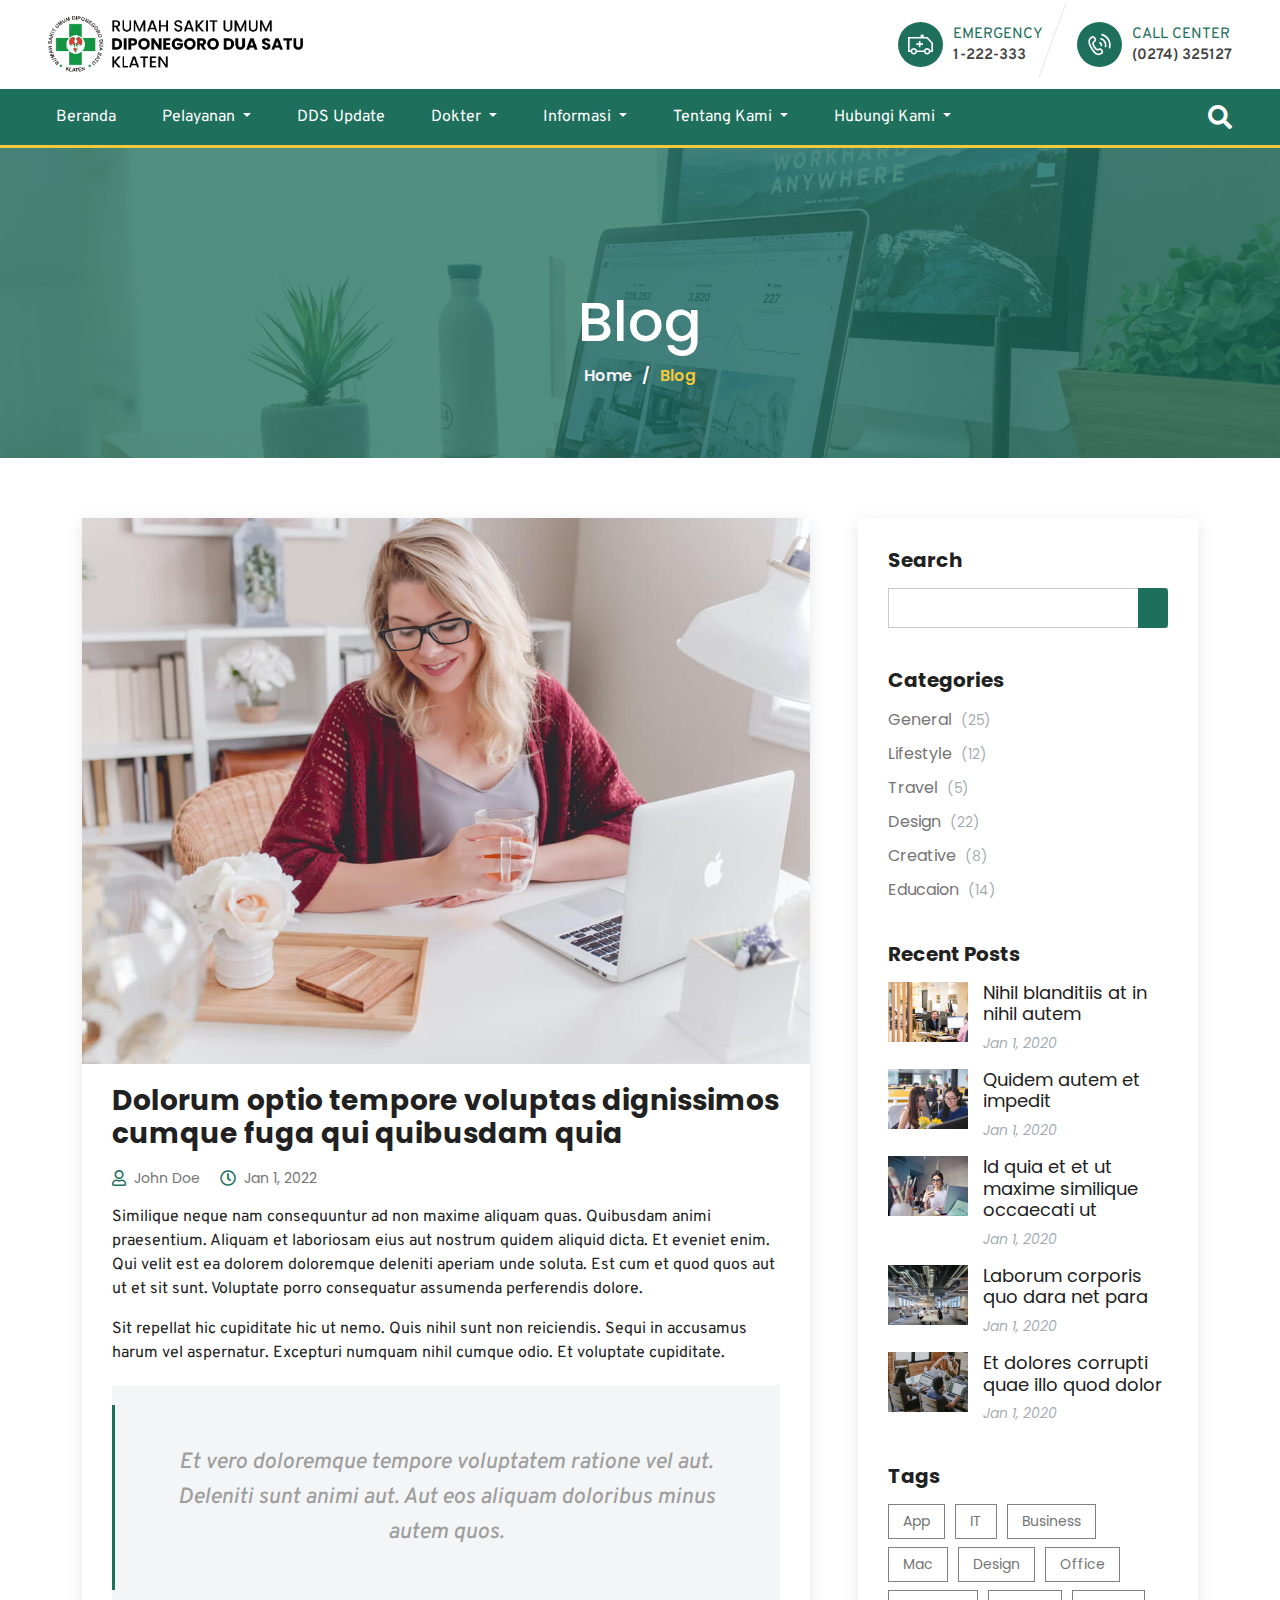
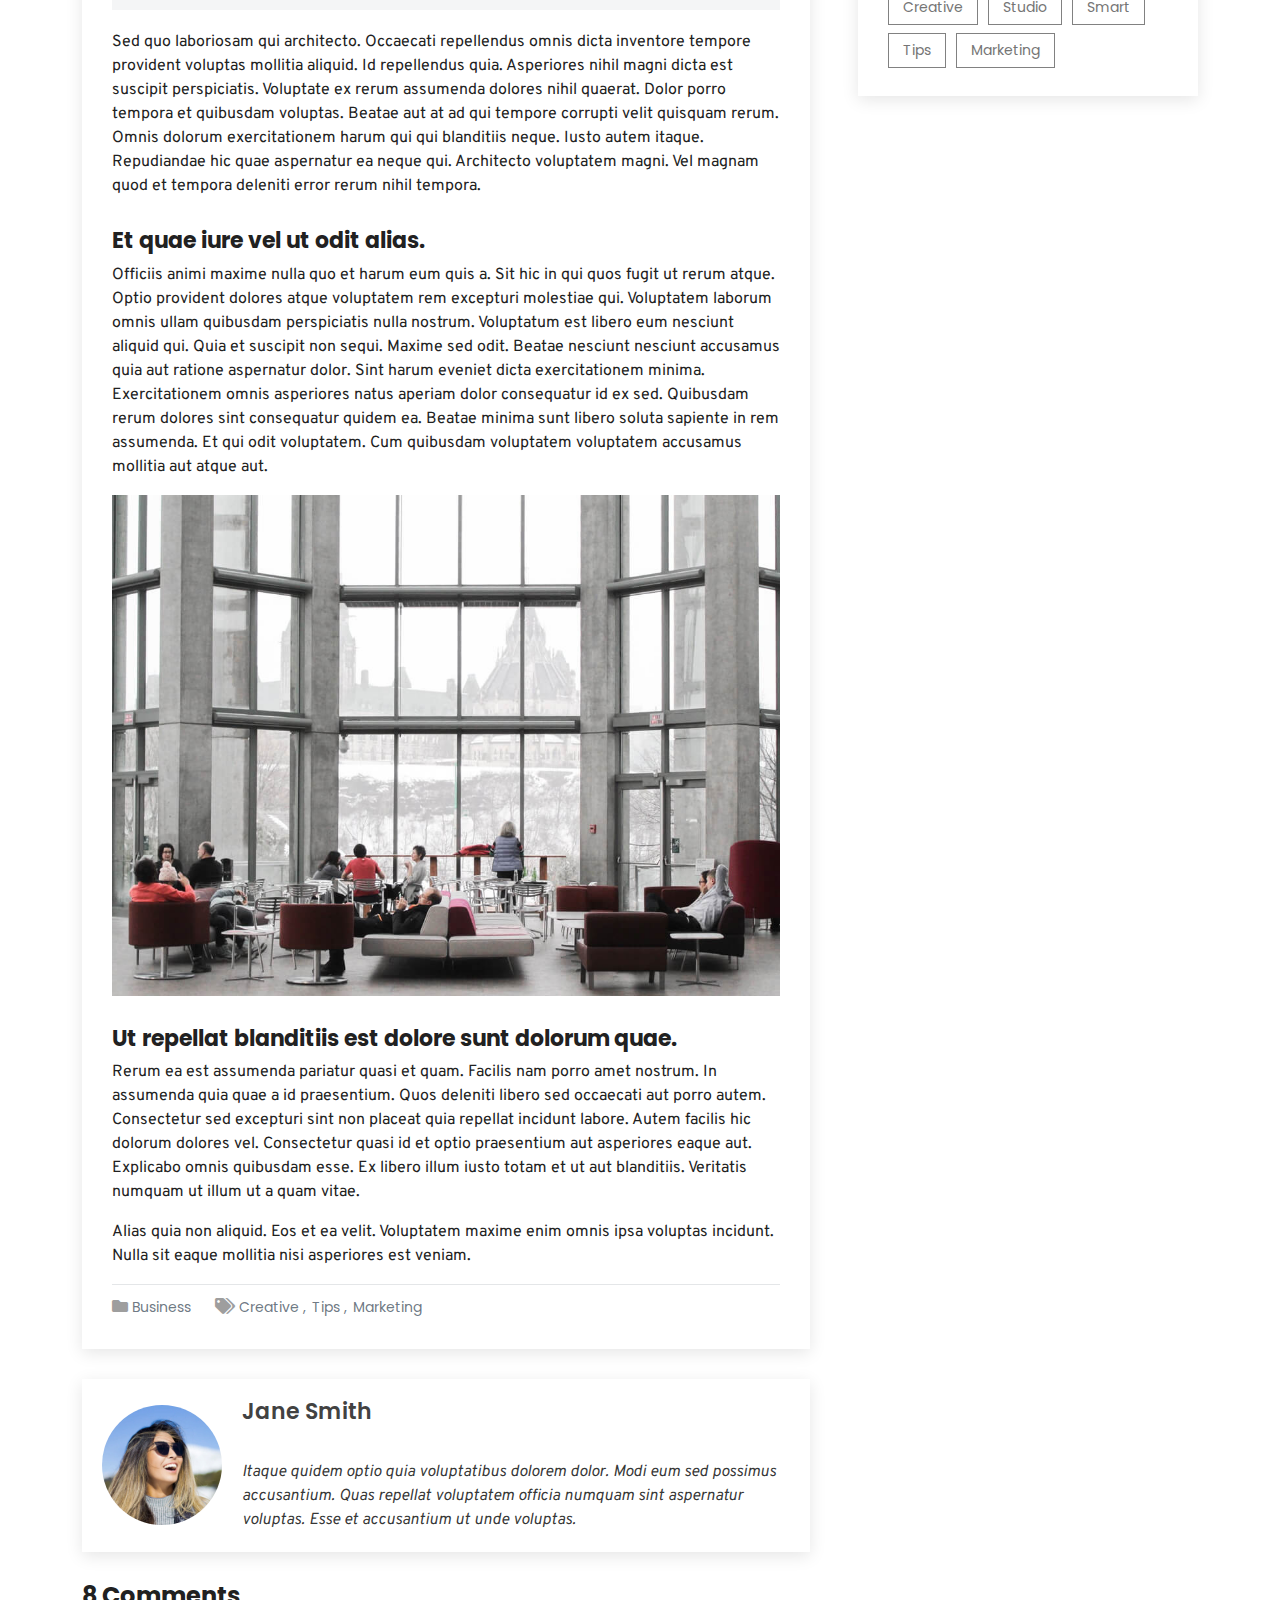
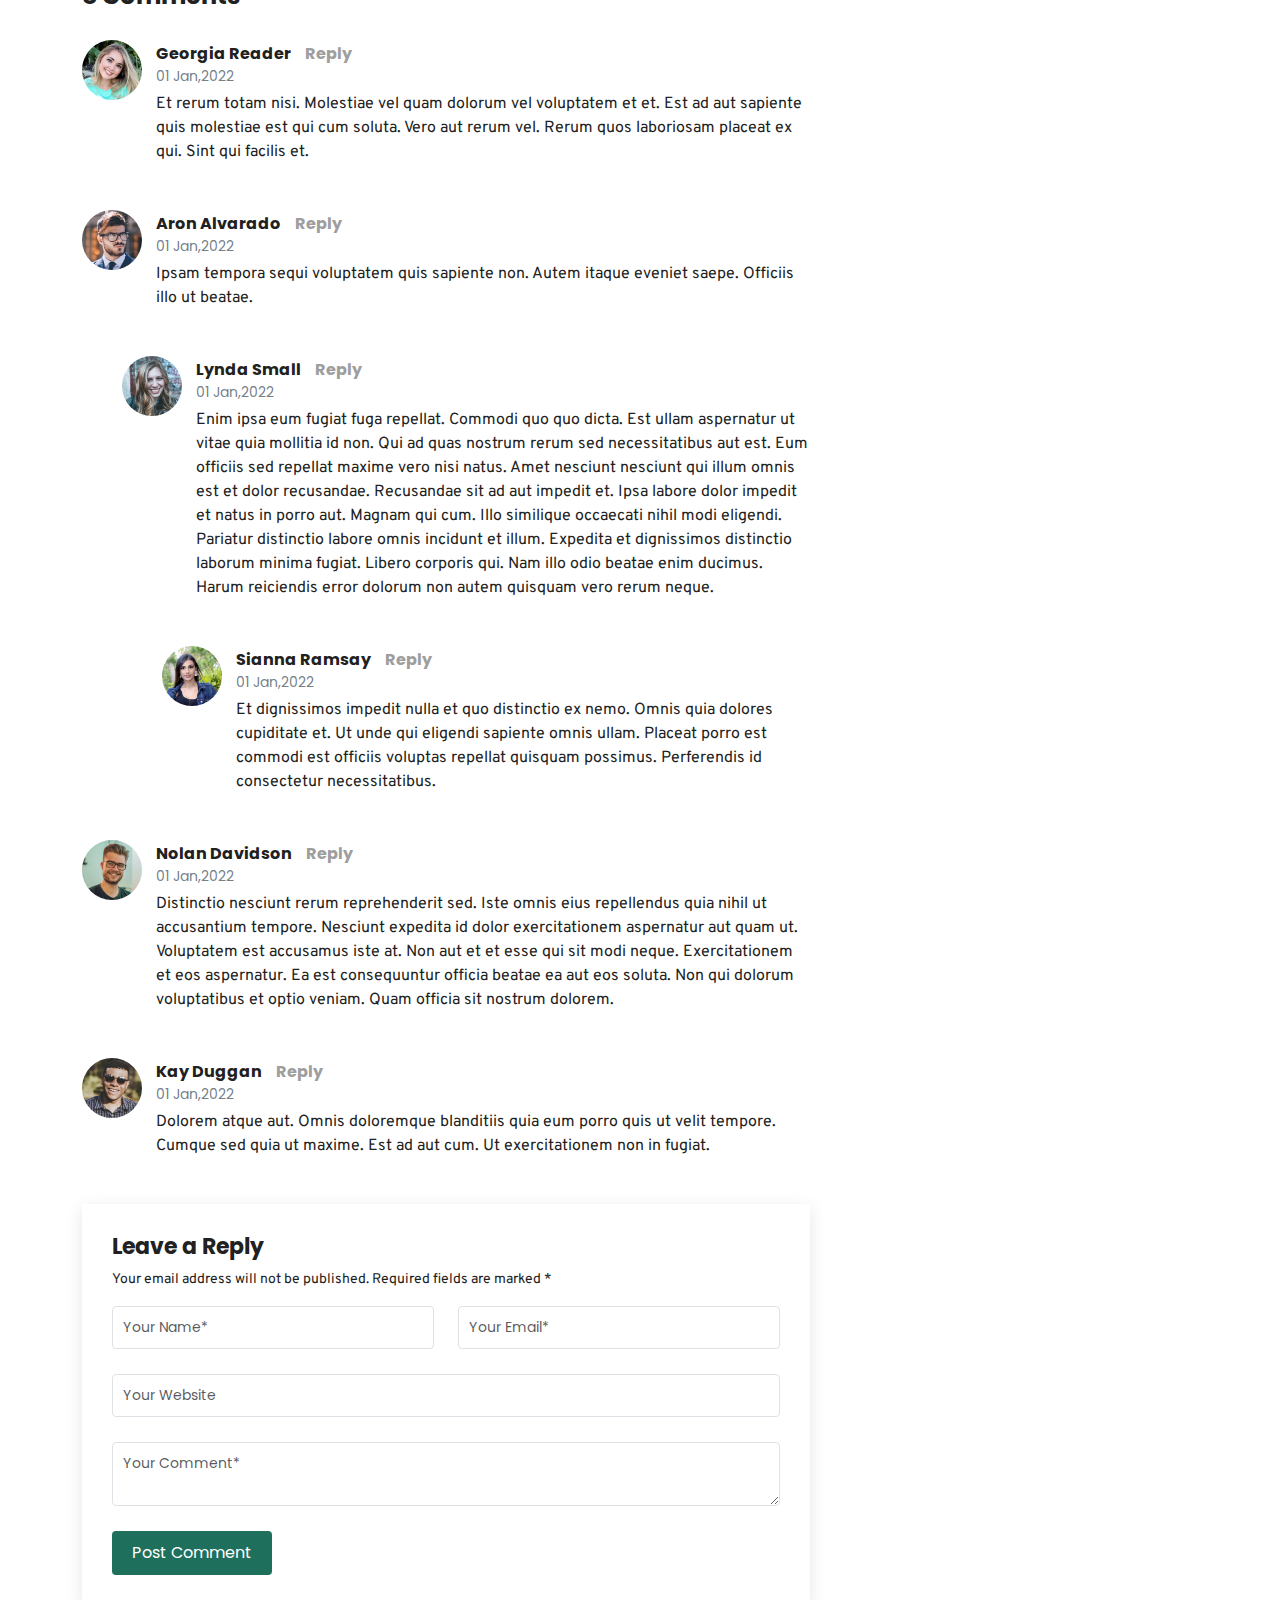
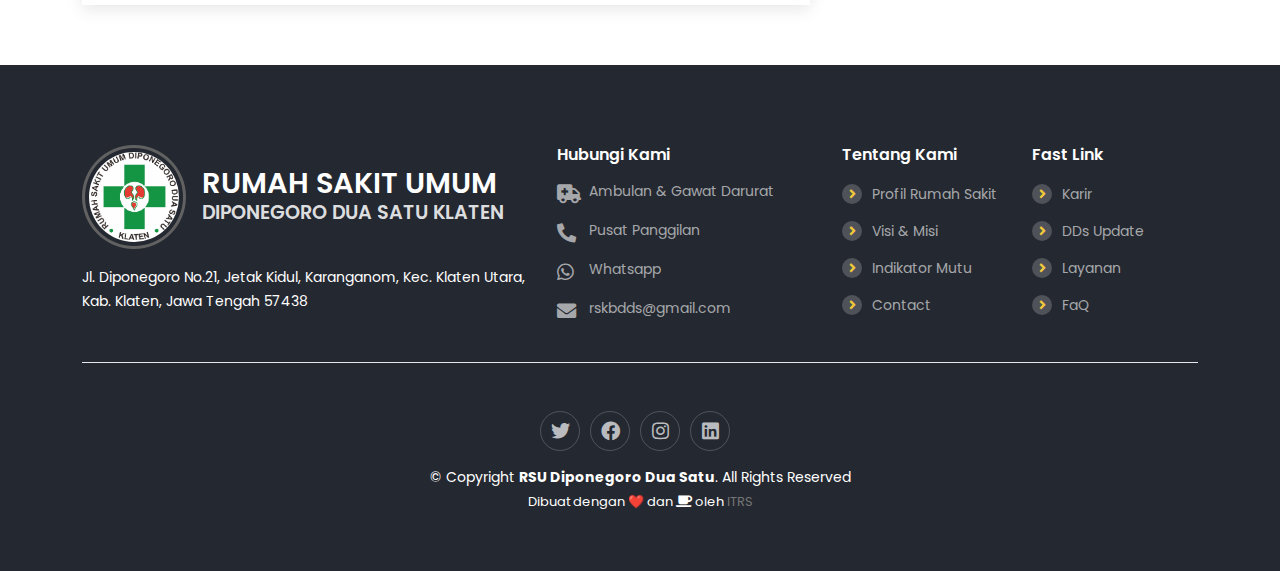
<file: blog-details.html>
<!DOCTYPE html>
<html lang="en">
  <head>
    <meta charset="UTF-8" />
    <link href="assets/img/favicon.png" rel="icon" />
    <meta name="viewport" content="width=device-width, initial-scale=1.0" />
    <title>RSU Diponegoro Dua Satu Klaten</title>
    <link rel="stylesheet" href="./assets/css/app.css" />
    <script
      src="https://code.jquery.com/jquery-3.7.0.min.js"
      integrity="sha256-2Pmvv0kuTBOenSvLm6bvfBSSHrUJ+3A7x6P5Ebd07/g="
      crossorigin="anonymous"
    ></script>
  </head>

  <body>
    <header id="header" class="d-none d-md-block">
      <div class="topbar-area px-5 py-3">
        <div class="topbar-content">
          <div class="topbar-brand">
            <a href="index.html">
              <img
                src="./assets/img/logo web black.png"
                alt="Logo RSU"
                class="img-fluid logo-brand"
              />
            </a>
          </div>
          <div class="topbar-info">
            <ul class="info">
              <li class="info-item">
                <div class="icon">
                  <svg
                    class="img-fluid"
                    width="25"
                    height="25"
                    viewBox="0 0 20 20"
                    xmlns="http://www.w3.org/2000/svg"
                  >
                    <path
                      d="M11.3333 2C10.9797 2 10.6406 2.13486 10.3905 2.3749C10.1405 2.61495 10 2.94052 10 3.28V3.92H0V16.08H2.104C2.40133 17.1802 3.432 18 4.66667 18C5.90133 18 6.932 17.1802 7.22933 16.08H12.7707C13.068 17.1802 14.0987 18 15.3333 18C16.568 18 17.5987 17.1802 17.896 16.08H20V8.8L19.8333 8.62016L15.8333 4.14016L15.646 3.92H12.6667V3.28C12.6667 2.94052 12.5262 2.61495 12.2761 2.3749C12.0261 2.13486 11.687 2 11.3333 2ZM1.33333 5.2H15.0207L18.6667 9.28V14.8H17.896C17.5987 13.6998 16.568 12.88 15.3333 12.88C14.0987 12.88 13.068 13.6998 12.7707 14.8H7.22933C6.932 13.6998 5.90133 12.88 4.66667 12.88C3.432 12.88 2.40133 13.6998 2.104 14.8H1.33333V5.2ZM8.66667 7.12V9.04H6.66667V10.32H8.66667V12.24H10V10.32H12V9.04H10V7.12H8.66667ZM4.66667 14.16C5.41133 14.16 6 14.7251 6 15.44C6 16.1549 5.41133 16.72 4.66667 16.72C3.922 16.72 3.33333 16.1549 3.33333 15.44C3.33333 14.7251 3.922 14.16 4.66667 14.16ZM15.3333 14.16C16.078 14.16 16.6667 14.7251 16.6667 15.44C16.6667 16.1549 16.078 16.72 15.3333 16.72C14.5887 16.72 14 16.1549 14 15.44C14 14.7251 14.5887 14.16 15.3333 14.16Z"
                      fill="white"
                    />
                  </svg>
                </div>
                <div class="text">
                  EMERGENCY
                  <a href="tel:1-222-333" target="_blank">
                    <span>1-222-333</span>
                  </a>
                </div>
              </li>
              <li class="info-item">
                <div class="icon">
                  <svg
                    class="img-fluid"
                    width="25"
                    height="25"
                    viewBox="0 0 20 20"
                    fill="none"
                    xmlns="http://www.w3.org/2000/svg"
                  >
                    <g clip-path="url(#clip0_1348_386)">
                      <path
                        fill-rule="evenodd"
                        clip-rule="evenodd"
                        d="M1.08929 6.99303C1.31957 5.32316 2.45093 4.29512 3.85457 3.48767C4.29436 3.23468 4.81684 3.16911 5.30612 3.30288C5.79503 3.43654 6.21088 3.75811 6.46417 4.19523L7.08839 5.27249C7.34168 5.70961 7.41326 6.22922 7.28499 6.71792C7.15661 7.20699 6.83838 7.62504 6.39859 7.87803C5.96698 8.12632 5.75371 8.39156 5.64662 8.63309C5.53714 8.87998 5.51151 9.16381 5.55975 9.48797C5.66095 10.168 6.05696 10.8669 6.38041 11.4251C6.70386 11.9833 7.11336 12.6745 7.65382 13.1018C7.91145 13.3055 8.17097 13.4253 8.44031 13.4543C8.70378 13.4827 9.04096 13.4313 9.47257 13.183C9.91236 12.93 10.4348 12.8644 10.9241 12.9982C11.413 13.1318 11.8289 13.4534 12.0822 13.8905L12.7064 14.9678C12.9597 15.4049 13.0313 15.9245 12.903 16.4132C12.7746 16.9023 12.4564 17.3203 12.0166 17.5733C10.613 18.3808 9.15372 18.843 7.58716 18.2068C6.08722 17.5976 4.6553 16.0399 3.08101 13.3231C1.50673 10.6063 0.868799 8.59187 1.08929 6.99303ZM2.4195 7.17514C2.26348 8.30648 2.697 9.98474 4.24383 12.6542C5.79066 15.3236 7.03262 16.5369 8.09397 16.9679C9.08869 17.3719 10.0781 17.1436 11.3452 16.4147C11.4721 16.3418 11.5658 16.2202 11.604 16.0747C11.6423 15.9289 11.6214 15.771 11.5436 15.6367L10.9193 14.5595C10.8415 14.4252 10.7147 14.3282 10.5688 14.2883C10.4233 14.2485 10.2708 14.2686 10.1439 14.3416C9.50725 14.7078 8.88715 14.848 8.29612 14.7844C7.71095 14.7214 7.21874 14.4657 6.81916 14.1498C6.06088 13.5502 5.53981 12.6504 5.23615 12.1261C5.22987 12.1152 5.22368 12.1046 5.21759 12.094C5.2115 12.0835 5.20531 12.0728 5.19902 12.062C4.89508 11.5378 4.37356 10.6383 4.23156 9.68421C4.15674 9.18144 4.18058 8.62887 4.41843 8.09245C4.65866 7.55067 5.09056 7.08569 5.72724 6.71944C5.8541 6.64646 5.94778 6.5249 5.98597 6.37943C6.02425 6.23358 6.00339 6.0757 5.92557 5.9414L5.30135 4.86415C5.22353 4.72985 5.09673 4.63291 4.95082 4.59302C4.80529 4.55323 4.65278 4.57329 4.52592 4.64627C3.25883 5.37516 2.56572 6.11482 2.4195 7.17514Z"
                        fill="white"
                      />
                      <path
                        fill-rule="evenodd"
                        clip-rule="evenodd"
                        d="M11.3523 1.96472C11.4506 1.60851 11.8201 1.39914 12.1776 1.49708C14.5159 2.13767 16.5123 3.67912 17.7304 5.78117C18.9484 7.88321 19.29 10.3767 18.6777 12.7146C18.584 13.072 18.2173 13.2862 17.8585 13.1929C17.4998 13.0996 17.2848 12.7342 17.3785 12.3768C17.901 10.3815 17.6102 8.24951 16.5676 6.45008C15.5249 4.65065 13.8172 3.33373 11.8216 2.78704C11.4641 2.68909 11.254 2.32093 11.3523 1.96472ZM10.494 5.23459C10.592 4.87831 10.9614 4.66866 11.319 4.76634C12.0478 4.96542 12.7313 5.30593 13.3306 5.76803C13.9299 6.23012 14.4335 6.80491 14.8128 7.45952C15.1921 8.11414 15.4399 8.83606 15.5419 9.58422C15.6439 10.3324 15.5981 11.0924 15.4067 11.8208C15.3129 12.1782 14.946 12.3921 14.5873 12.2986C14.2286 12.205 14.0139 11.8395 14.1078 11.4821C14.2545 10.9236 14.2899 10.3399 14.2114 9.7643C14.1329 9.1887 13.9422 8.63278 13.65 8.12844C13.3577 7.6241 12.9699 7.18155 12.5088 6.82604C12.0478 6.47054 11.5227 6.20919 10.964 6.05656C10.6064 5.95888 10.396 5.59088 10.494 5.23459ZM9.65048 8.49145C9.74886 8.13526 10.1184 7.92597 10.4759 8.02399C11.0807 8.18983 11.5956 8.58808 11.9095 9.12967C12.2233 9.67126 12.312 10.3147 12.1537 10.9195C12.0602 11.277 11.6935 11.4912 11.3347 11.398C10.9759 11.3048 10.7609 10.9394 10.8544 10.582C10.9231 10.3197 10.8852 10.0376 10.7466 9.79858C10.6081 9.55952 10.3819 9.38577 10.1196 9.31387C9.76216 9.21585 9.5521 8.84764 9.65048 8.49145Z"
                        fill="white"
                      />
                    </g>
                    <defs>
                      <clipPath id="clip0_1348_386">
                        <rect width="20" height="20" fill="white" />
                      </clipPath>
                    </defs>
                  </svg>
                </div>
                <div class="text">
                  CALL CENTER
                  <a href="tel:(0274) 325127" target="_blank">
                    <span>(0274) 325127</span>
                  </a>
                </div>
              </li>
            </ul>
          </div>
        </div>
      </div>
    </header>
    <nav id="navbar" class="navbar navbar-expand-lg">
      <div class="container-fluid px-5">
        <a href="index.html" class="navbar-brand d-block d-sm-block d-md-none">
          <img
            src="./assets/img/logo web.png"
            alt="Logo RSU"
            class="img-fluid logo-brand"
          />
        </a>
        <div class="navbar-search-open">
          <i class="fas fa-search search-icon"></i>
        </div>
        <button
          class="navbar-toggler"
          type="button"
          data-bs-toggle="collapse"
          data-bs-target="#navbarNavDropdown"
          aria-controls="navbarNavDropdown"
          aria-expanded="false"
          aria-label="Toggle navigation"
        >
          <span class="navbar-toggler-icon"></span>
        </button>

        <div class="collapse navbar-collapse" id="navbarNavDropdown">
          <ul class="navbar-nav">
            <li class="nav-item">
              <a class="nav-link" aria-current="page" href="#">Beranda</a>
            </li>
            <li class="nav-item dropdown">
              <a
                class="nav-link dropdown-toggle"
                href="#"
                role="button"
                data-bs-toggle="dropdown"
                aria-expanded="false"
              >
                Pelayanan
              </a>
              <ul class="dropdown-menu">
                <li><a class="dropdown-item" href="#">Action</a></li>
                <li><a class="dropdown-item" href="#">Another action</a></li>
                <li>
                  <a class="dropdown-item" href="#">Something else here</a>
                </li>
              </ul>
            </li>
            <li class="nav-item">
              <a class="nav-link" href="#">DDS Update</a>
            </li>
            <li class="nav-item dropdown">
              <a
                class="nav-link dropdown-toggle"
                href="#"
                role="button"
                data-bs-toggle="dropdown"
                aria-expanded="false"
              >
                Dokter
              </a>
              <ul class="dropdown-menu">
                <li><a class="dropdown-item" href="#">Jadwal Dokter</a></li>
                <li><a class="dropdown-item" href="#">Cari Dokter</a></li>
              </ul>
            </li>
            <li class="nav-item dropdown">
              <a
                class="nav-link dropdown-toggle"
                href="#"
                role="button"
                data-bs-toggle="dropdown"
                aria-expanded="false"
              >
                Informasi
              </a>
              <ul class="dropdown-menu">
                <li><a class="dropdown-item" href="#">Alur Pelayanan</a></li>
                <li>
                  <a class="dropdown-item" href="#">Ketersediaan Kamar</a>
                </li>
                <li>
                  <a class="dropdown-item" href="#">Pengumuman</a>
                </li>
                <li>
                  <a class="dropdown-item" href="#">E-Leflet</a>
                </li>
                <li>
                  <a class="dropdown-item" href="#">Karir</a>
                </li>
              </ul>
            </li>
            <li class="nav-item dropdown">
              <a
                class="nav-link dropdown-toggle"
                href="#"
                role="button"
                data-bs-toggle="dropdown"
                aria-expanded="false"
              >
                Tentang Kami
              </a>
              <ul class="dropdown-menu">
                <li><a class="dropdown-item" href="#">Profil</a></li>
                <li><a class="dropdown-item" href="#">Visi Misi</a></li>
              </ul>
            </li>
            <li class="nav-item dropdown">
              <a
                class="nav-link dropdown-toggle"
                href="#"
                role="button"
                data-bs-toggle="dropdown"
                aria-expanded="false"
              >
                Hubungi Kami
              </a>
              <ul class="dropdown-menu">
                <li><a class="dropdown-item" href="#">FAQ</a></li>
                <li><a class="dropdown-item" href="#">Detail Kontak</a></li>
                <li><a class="dropdown-item" href="#">Kritik dan Saran</a></li>
              </ul>
            </li>
          </ul>
        </div>
      </div>
    </nav>
    <div class="box">
      <div class="navbar-search-close">
        <i class="fas fa-times"></i>
      </div>
      <form class="search-area">
        <input type="text" name="" id="" placeholder="Search ..." />
        <button type="submit">cari</button>
      </form>
    </div>

    <main id="main">
      <div
        class="breadcrumbs d-flex align-items-center"
        style="background-image: url('assets/img/blog-header.jpg')"
      >
        <div
          class="container position-relative d-flex flex-column align-items-center"
        >
          <h2>Blog</h2>
          <ul>
            <li><a href="index.html">Home</a></li>
            <li>Blog</li>
          </ul>
        </div>
      </div>
      <section id="blog" class="blog section-sm">
        <div class="container">
          <div class="row g-5">
            <div class="col-lg-8">
              <article class="blog-details">
                <div class="post-img">
                  <img
                    src="assets/img/blog/blog-1.jpg"
                    alt=""
                    class="img-fluid"
                  />
                </div>

                <h2 class="title">
                  Dolorum optio tempore voluptas dignissimos cumque fuga qui
                  quibusdam quia
                </h2>

                <div class="meta-top">
                  <ul>
                    <li class="d-flex align-items-center">
                      <i class="far fa-user"></i>
                      <a href="blog-details.html">John Doe</a>
                    </li>
                    <li class="d-flex align-items-center">
                      <i class="far fa-clock"></i>
                      <a href="blog-details.html"
                        ><time datetime="2022-01-01">Jan 1, 2022</time></a
                      >
                    </li>
                  </ul>
                </div>
                <!-- End meta top -->

                <div class="content">
                  <p>
                    Similique neque nam consequuntur ad non maxime aliquam quas.
                    Quibusdam animi praesentium. Aliquam et laboriosam eius aut
                    nostrum quidem aliquid dicta. Et eveniet enim. Qui velit est
                    ea dolorem doloremque deleniti aperiam unde soluta. Est cum
                    et quod quos aut ut et sit sunt. Voluptate porro consequatur
                    assumenda perferendis dolore.
                  </p>

                  <p>
                    Sit repellat hic cupiditate hic ut nemo. Quis nihil sunt non
                    reiciendis. Sequi in accusamus harum vel aspernatur.
                    Excepturi numquam nihil cumque odio. Et voluptate
                    cupiditate.
                  </p>

                  <blockquote>
                    <p>
                      Et vero doloremque tempore voluptatem ratione vel aut.
                      Deleniti sunt animi aut. Aut eos aliquam doloribus minus
                      autem quos.
                    </p>
                  </blockquote>

                  <p>
                    Sed quo laboriosam qui architecto. Occaecati repellendus
                    omnis dicta inventore tempore provident voluptas mollitia
                    aliquid. Id repellendus quia. Asperiores nihil magni dicta
                    est suscipit perspiciatis. Voluptate ex rerum assumenda
                    dolores nihil quaerat. Dolor porro tempora et quibusdam
                    voluptas. Beatae aut at ad qui tempore corrupti velit
                    quisquam rerum. Omnis dolorum exercitationem harum qui qui
                    blanditiis neque. Iusto autem itaque. Repudiandae hic quae
                    aspernatur ea neque qui. Architecto voluptatem magni. Vel
                    magnam quod et tempora deleniti error rerum nihil tempora.
                  </p>

                  <h3>Et quae iure vel ut odit alias.</h3>
                  <p>
                    Officiis animi maxime nulla quo et harum eum quis a. Sit hic
                    in qui quos fugit ut rerum atque. Optio provident dolores
                    atque voluptatem rem excepturi molestiae qui. Voluptatem
                    laborum omnis ullam quibusdam perspiciatis nulla nostrum.
                    Voluptatum est libero eum nesciunt aliquid qui. Quia et
                    suscipit non sequi. Maxime sed odit. Beatae nesciunt
                    nesciunt accusamus quia aut ratione aspernatur dolor. Sint
                    harum eveniet dicta exercitationem minima. Exercitationem
                    omnis asperiores natus aperiam dolor consequatur id ex sed.
                    Quibusdam rerum dolores sint consequatur quidem ea. Beatae
                    minima sunt libero soluta sapiente in rem assumenda. Et qui
                    odit voluptatem. Cum quibusdam voluptatem voluptatem
                    accusamus mollitia aut atque aut.
                  </p>
                  <img
                    src="assets/img/blog/blog-inside-post.jpg"
                    class="img-fluid"
                    alt=""
                  />

                  <h3>Ut repellat blanditiis est dolore sunt dolorum quae.</h3>
                  <p>
                    Rerum ea est assumenda pariatur quasi et quam. Facilis nam
                    porro amet nostrum. In assumenda quia quae a id praesentium.
                    Quos deleniti libero sed occaecati aut porro autem.
                    Consectetur sed excepturi sint non placeat quia repellat
                    incidunt labore. Autem facilis hic dolorum dolores vel.
                    Consectetur quasi id et optio praesentium aut asperiores
                    eaque aut. Explicabo omnis quibusdam esse. Ex libero illum
                    iusto totam et ut aut blanditiis. Veritatis numquam ut illum
                    ut a quam vitae.
                  </p>
                  <p>
                    Alias quia non aliquid. Eos et ea velit. Voluptatem maxime
                    enim omnis ipsa voluptas incidunt. Nulla sit eaque mollitia
                    nisi asperiores est veniam.
                  </p>
                </div>
                <!-- End post content -->

                <div class="meta-bottom">
                  <i class="fas fa-folder"></i>
                  <ul class="cats">
                    <li><a href="#">Business</a></li>
                  </ul>

                  <i class="fas fa-tags"></i>
                  <ul class="tags">
                    <li><a href="#">Creative</a></li>
                    <li><a href="#">Tips</a></li>
                    <li><a href="#">Marketing</a></li>
                  </ul>
                </div>
                <!-- End meta bottom -->
              </article>
              <!-- End blog post -->

              <div class="post-author d-flex align-items-center">
                <img
                  src="assets/img/blog/blog-author.jpg"
                  class="rounded-circle flex-shrink-0"
                  alt=""
                />
                <div>
                  <h4>Jane Smith</h4>
                  <div class="social-links">
                    <a href="https://twitters.com/#"
                      ><i class="bi bi-twitter"></i
                    ></a>
                    <a href="https://facebook.com/#"
                      ><i class="bi bi-facebook"></i
                    ></a>
                    <a href="https://instagram.com/#"
                      ><i class="biu bi-instagram"></i
                    ></a>
                  </div>
                  <p>
                    Itaque quidem optio quia voluptatibus dolorem dolor. Modi
                    eum sed possimus accusantium. Quas repellat voluptatem
                    officia numquam sint aspernatur voluptas. Esse et
                    accusantium ut unde voluptas.
                  </p>
                </div>
              </div>
              <!-- End post author -->

              <div class="comments">
                <h4 class="comments-count">8 Comments</h4>

                <div id="comment-1" class="comment">
                  <div class="d-flex">
                    <div class="comment-img">
                      <img src="assets/img/blog/comments-1.jpg" alt="" />
                    </div>
                    <div>
                      <h5>
                        <a href="">Georgia Reader</a>
                        <a href="#" class="reply"
                          ><i class="bi bi-reply-fill"></i> Reply</a
                        >
                      </h5>
                      <time datetime="2020-01-01">01 Jan,2022</time>
                      <p>
                        Et rerum totam nisi. Molestiae vel quam dolorum vel
                        voluptatem et et. Est ad aut sapiente quis molestiae est
                        qui cum soluta. Vero aut rerum vel. Rerum quos
                        laboriosam placeat ex qui. Sint qui facilis et.
                      </p>
                    </div>
                  </div>
                </div>
                <!-- End comment #1 -->

                <div id="comment-2" class="comment">
                  <div class="d-flex">
                    <div class="comment-img">
                      <img src="assets/img/blog/comments-2.jpg" alt="" />
                    </div>
                    <div>
                      <h5>
                        <a href="">Aron Alvarado</a>
                        <a href="#" class="reply"
                          ><i class="bi bi-reply-fill"></i> Reply</a
                        >
                      </h5>
                      <time datetime="2020-01-01">01 Jan,2022</time>
                      <p>
                        Ipsam tempora sequi voluptatem quis sapiente non. Autem
                        itaque eveniet saepe. Officiis illo ut beatae.
                      </p>
                    </div>
                  </div>

                  <div id="comment-reply-1" class="comment comment-reply">
                    <div class="d-flex">
                      <div class="comment-img">
                        <img src="assets/img/blog/comments-3.jpg" alt="" />
                      </div>
                      <div>
                        <h5>
                          <a href="">Lynda Small</a>
                          <a href="#" class="reply"
                            ><i class="bi bi-reply-fill"></i> Reply</a
                          >
                        </h5>
                        <time datetime="2020-01-01">01 Jan,2022</time>
                        <p>
                          Enim ipsa eum fugiat fuga repellat. Commodi quo quo
                          dicta. Est ullam aspernatur ut vitae quia mollitia id
                          non. Qui ad quas nostrum rerum sed necessitatibus aut
                          est. Eum officiis sed repellat maxime vero nisi natus.
                          Amet nesciunt nesciunt qui illum omnis est et dolor
                          recusandae. Recusandae sit ad aut impedit et. Ipsa
                          labore dolor impedit et natus in porro aut. Magnam qui
                          cum. Illo similique occaecati nihil modi eligendi.
                          Pariatur distinctio labore omnis incidunt et illum.
                          Expedita et dignissimos distinctio laborum minima
                          fugiat. Libero corporis qui. Nam illo odio beatae enim
                          ducimus. Harum reiciendis error dolorum non autem
                          quisquam vero rerum neque.
                        </p>
                      </div>
                    </div>

                    <div id="comment-reply-2" class="comment comment-reply">
                      <div class="d-flex">
                        <div class="comment-img">
                          <img src="assets/img/blog/comments-4.jpg" alt="" />
                        </div>
                        <div>
                          <h5>
                            <a href="">Sianna Ramsay</a>
                            <a href="#" class="reply"
                              ><i class="bi bi-reply-fill"></i> Reply</a
                            >
                          </h5>
                          <time datetime="2020-01-01">01 Jan,2022</time>
                          <p>
                            Et dignissimos impedit nulla et quo distinctio ex
                            nemo. Omnis quia dolores cupiditate et. Ut unde qui
                            eligendi sapiente omnis ullam. Placeat porro est
                            commodi est officiis voluptas repellat quisquam
                            possimus. Perferendis id consectetur necessitatibus.
                          </p>
                        </div>
                      </div>
                    </div>
                    <!-- End comment reply #2-->
                  </div>
                  <!-- End comment reply #1-->
                </div>
                <!-- End comment #2-->

                <div id="comment-3" class="comment">
                  <div class="d-flex">
                    <div class="comment-img">
                      <img src="assets/img/blog/comments-5.jpg" alt="" />
                    </div>
                    <div>
                      <h5>
                        <a href="">Nolan Davidson</a>
                        <a href="#" class="reply"
                          ><i class="bi bi-reply-fill"></i> Reply</a
                        >
                      </h5>
                      <time datetime="2020-01-01">01 Jan,2022</time>
                      <p>
                        Distinctio nesciunt rerum reprehenderit sed. Iste omnis
                        eius repellendus quia nihil ut accusantium tempore.
                        Nesciunt expedita id dolor exercitationem aspernatur aut
                        quam ut. Voluptatem est accusamus iste at. Non aut et et
                        esse qui sit modi neque. Exercitationem et eos
                        aspernatur. Ea est consequuntur officia beatae ea aut
                        eos soluta. Non qui dolorum voluptatibus et optio
                        veniam. Quam officia sit nostrum dolorem.
                      </p>
                    </div>
                  </div>
                </div>
                <!-- End comment #3 -->

                <div id="comment-4" class="comment">
                  <div class="d-flex">
                    <div class="comment-img">
                      <img src="assets/img/blog/comments-6.jpg" alt="" />
                    </div>
                    <div>
                      <h5>
                        <a href="">Kay Duggan</a>
                        <a href="#" class="reply"
                          ><i class="bi bi-reply-fill"></i> Reply</a
                        >
                      </h5>
                      <time datetime="2020-01-01">01 Jan,2022</time>
                      <p>
                        Dolorem atque aut. Omnis doloremque blanditiis quia eum
                        porro quis ut velit tempore. Cumque sed quia ut maxime.
                        Est ad aut cum. Ut exercitationem non in fugiat.
                      </p>
                    </div>
                  </div>
                </div>
                <!-- End comment #4 -->

                <div class="reply-form">
                  <h4>Leave a Reply</h4>
                  <p>
                    Your email address will not be published. Required fields
                    are marked *
                  </p>
                  <form action="">
                    <div class="row">
                      <div class="col-md-6 form-group">
                        <input
                          name="name"
                          type="text"
                          class="form-control"
                          placeholder="Your Name*"
                        />
                      </div>
                      <div class="col-md-6 form-group">
                        <input
                          name="email"
                          type="text"
                          class="form-control"
                          placeholder="Your Email*"
                        />
                      </div>
                    </div>
                    <div class="row">
                      <div class="col form-group">
                        <input
                          name="website"
                          type="text"
                          class="form-control"
                          placeholder="Your Website"
                        />
                      </div>
                    </div>
                    <div class="row">
                      <div class="col form-group">
                        <textarea
                          name="comment"
                          class="form-control"
                          placeholder="Your Comment*"
                        ></textarea>
                      </div>
                    </div>
                    <button type="submit" class="btn btn-primary">
                      Post Comment
                    </button>
                  </form>
                </div>
              </div>
              <!-- End blog comments -->
            </div>

            <div class="col-lg-4">
              <div class="sidebar">
                <div class="sidebar-item search-form">
                  <h3 class="sidebar-title">Search</h3>
                  <form action="" class="mt-3">
                    <input type="text" />
                    <button type="submit"><i class="bi bi-search"></i></button>
                  </form>
                </div>
                <!-- End sidebar search formn-->

                <div class="sidebar-item categories">
                  <h3 class="sidebar-title">Categories</h3>
                  <ul class="mt-3">
                    <li>
                      <a href="#">General <span>(25)</span></a>
                    </li>
                    <li>
                      <a href="#">Lifestyle <span>(12)</span></a>
                    </li>
                    <li>
                      <a href="#">Travel <span>(5)</span></a>
                    </li>
                    <li>
                      <a href="#">Design <span>(22)</span></a>
                    </li>
                    <li>
                      <a href="#">Creative <span>(8)</span></a>
                    </li>
                    <li>
                      <a href="#">Educaion <span>(14)</span></a>
                    </li>
                  </ul>
                </div>
                <!-- End sidebar categories-->

                <div class="sidebar-item recent-posts">
                  <h3 class="sidebar-title">Recent Posts</h3>

                  <div class="mt-3">
                    <div class="post-item mt-3">
                      <img
                        src="assets/img/blog/blog-recent-1.jpg"
                        alt=""
                        class="flex-shrink-0"
                      />
                      <div>
                        <h4>
                          <a href="blog-post.html"
                            >Nihil blanditiis at in nihil autem</a
                          >
                        </h4>
                        <time datetime="2020-01-01">Jan 1, 2020</time>
                      </div>
                    </div>
                    <!-- End recent post item-->

                    <div class="post-item">
                      <img
                        src="assets/img/blog/blog-recent-2.jpg"
                        alt=""
                        class="flex-shrink-0"
                      />
                      <div>
                        <h4>
                          <a href="blog-post.html">Quidem autem et impedit</a>
                        </h4>
                        <time datetime="2020-01-01">Jan 1, 2020</time>
                      </div>
                    </div>
                    <!-- End recent post item-->

                    <div class="post-item">
                      <img
                        src="assets/img/blog/blog-recent-3.jpg"
                        alt=""
                        class="flex-shrink-0"
                      />
                      <div>
                        <h4>
                          <a href="blog-post.html"
                            >Id quia et et ut maxime similique occaecati ut</a
                          >
                        </h4>
                        <time datetime="2020-01-01">Jan 1, 2020</time>
                      </div>
                    </div>
                    <!-- End recent post item-->

                    <div class="post-item">
                      <img
                        src="assets/img/blog/blog-recent-4.jpg"
                        alt=""
                        class="flex-shrink-0"
                      />
                      <div>
                        <h4>
                          <a href="blog-post.html"
                            >Laborum corporis quo dara net para</a
                          >
                        </h4>
                        <time datetime="2020-01-01">Jan 1, 2020</time>
                      </div>
                    </div>
                    <!-- End recent post item-->

                    <div class="post-item">
                      <img
                        src="assets/img/blog/blog-recent-5.jpg"
                        alt=""
                        class="flex-shrink-0"
                      />
                      <div>
                        <h4>
                          <a href="blog-post.html"
                            >Et dolores corrupti quae illo quod dolor</a
                          >
                        </h4>
                        <time datetime="2020-01-01">Jan 1, 2020</time>
                      </div>
                    </div>
                    <!-- End recent post item-->
                  </div>
                </div>
                <!-- End sidebar recent posts-->

                <div class="sidebar-item tags">
                  <h3 class="sidebar-title">Tags</h3>
                  <ul class="mt-3">
                    <li><a href="#">App</a></li>
                    <li><a href="#">IT</a></li>
                    <li><a href="#">Business</a></li>
                    <li><a href="#">Mac</a></li>
                    <li><a href="#">Design</a></li>
                    <li><a href="#">Office</a></li>
                    <li><a href="#">Creative</a></li>
                    <li><a href="#">Studio</a></li>
                    <li><a href="#">Smart</a></li>
                    <li><a href="#">Tips</a></li>
                    <li><a href="#">Marketing</a></li>
                  </ul>
                </div>
                <!-- End sidebar tags-->
              </div>
              <!-- End Blog Sidebar -->
            </div>
          </div>
        </div>
      </section>
    </main>
    <footer class="footer">
      <div class="footer-content position-relative">
        <div class="container">
          <div class="row gy-4">
            <div class="col-lg-5 col-md-12 footer-info">
              <a href="index.html" class="logo d-flex align-items-center mb-3">
                <div class="footer-logo">
                  <img
                    src="assets/img/logo1.jpg"
                    alt=""
                    class="img-fluid rounded-circle"
                  />
                </div>
                <div class="footer-name ms-3">
                  <h2 class="text-uppercase fw-bold">RUMAH SAKIT UMUM</h2>
                  <p class="text-uppercase fw-bold">
                    DIPONEGORO DUA SATU KLATEN
                  </p>
                </div>
              </a>
              <p>
                Jl. Diponegoro No.21, Jetak Kidul, Karanganom, Kec. Klaten
                Utara, Kab. Klaten, Jawa Tengah 57438
              </p>
            </div>

            <div class="col-lg-3 col-6 footer-emergency">
              <h4>Hubungi Kami</h4>
              <ul>
                <li>
                  <a href="#" class="d-inline-flex">
                    <div class="icon">
                      <i class="fas fa-ambulance"></i>
                    </div>
                    <div class="text">Ambulan & Gawat Darurat</div>
                  </a>
                </li>
                <li>
                  <a href="#" class="d-inline-flex">
                    <div class="icon">
                      <i class="fas fa-phone-alt"></i>
                    </div>
                    <div class="text">Pusat Panggilan</div>
                  </a>
                </li>
                <li>
                  <a href="#" class="d-inline-flex">
                    <div class="icon">
                      <i class="fab fa-whatsapp"></i>
                    </div>
                    <div class="text">Whatsapp</div>
                  </a>
                </li>
                <li>
                  <a href="#" class="d-inline-flex">
                    <div class="icon"><i class="fas fa-envelope"></i></div>
                    <div class="text">rskbdds@gmail.com</div></a
                  >
                </li>
              </ul>
            </div>

            <div class="col-lg-2 col-6 footer-links">
              <h4>Tentang Kami</h4>
              <ul>
                <li><a href="#">Profil Rumah Sakit</a></li>
                <li><a href="#">Visi & Misi</a></li>
                <li><a href="#">Indikator Mutu</a></li>
                <li><a href="#">Contact</a></li>
              </ul>
            </div>

            <div
              class="col-lg-2 col-md-12 footer-links text-center text-md-start"
            >
              <h4>Fast Link</h4>
              <ul>
                <li><a href="#">Karir</a></li>
                <li><a href="#">DDs Update</a></li>
                <li><a href="#">Layanan</a></li>
                <li><a href="#">FaQ</a></li>
              </ul>
            </div>
          </div>
        </div>
      </div>

      <div class="footer-legal text-center position-relative">
        <div class="container">
          <div class="footer-line">
            <div class="social-links d-flex mt-5 justify-content-center">
              <!-- Added 'justify-content-center' class here -->
              <a
                href="#"
                class="d-flex align-items-center justify-content-center"
                ><i class="fab fa-twitter"></i
              ></a>
              <a
                href="#"
                class="d-flex align-items-center justify-content-center"
                ><i class="fab fa-facebook"></i
              ></a>
              <a
                href="#"
                class="d-flex align-items-center justify-content-center"
                ><i class="fab fa-instagram"></i
              ></a>
              <a
                href="#"
                class="d-flex align-items-center justify-content-center"
                ><i class="fab fa-linkedin"></i
              ></a>
            </div>
            <div class="copyright">
              &copy; Copyright
              <strong><span>RSU Diponegoro Dua Satu</span></strong
              >. All Rights Reserved
            </div>
            <div class="credits">
              Dibuat dengan ❤️ dan <i class="fas fa-coffee"></i> oleh
              <a href="#">ITRS</a>
            </div>
          </div>
        </div>
      </div>
    </footer>

    <a
      href="#"
      class="scroll-top d-flex align-items-center justify-content-center"
      ><i class="fas fa-arrow-up"></i
    ></a>

    <!-- Option 1: Bootstrap Bundle with Popper -->
    <script
      src="https://cdn.jsdelivr.net/npm/bootstrap@5.3.1/dist/js/bootstrap.bundle.min.js"
      integrity="sha384-HwwvtgBNo3bZJJLYd8oVXjrBZt8cqVSpeBNS5n7C8IVInixGAoxmnlMuBnhbgrkm"
      crossorigin="anonymous"
    ></script>
    <script src="https://cdn.jsdelivr.net/npm/swiper@10/swiper-bundle.min.js"></script>
    <script src="./assets/js/app.js"></script>
  </body>
</html>
</file>
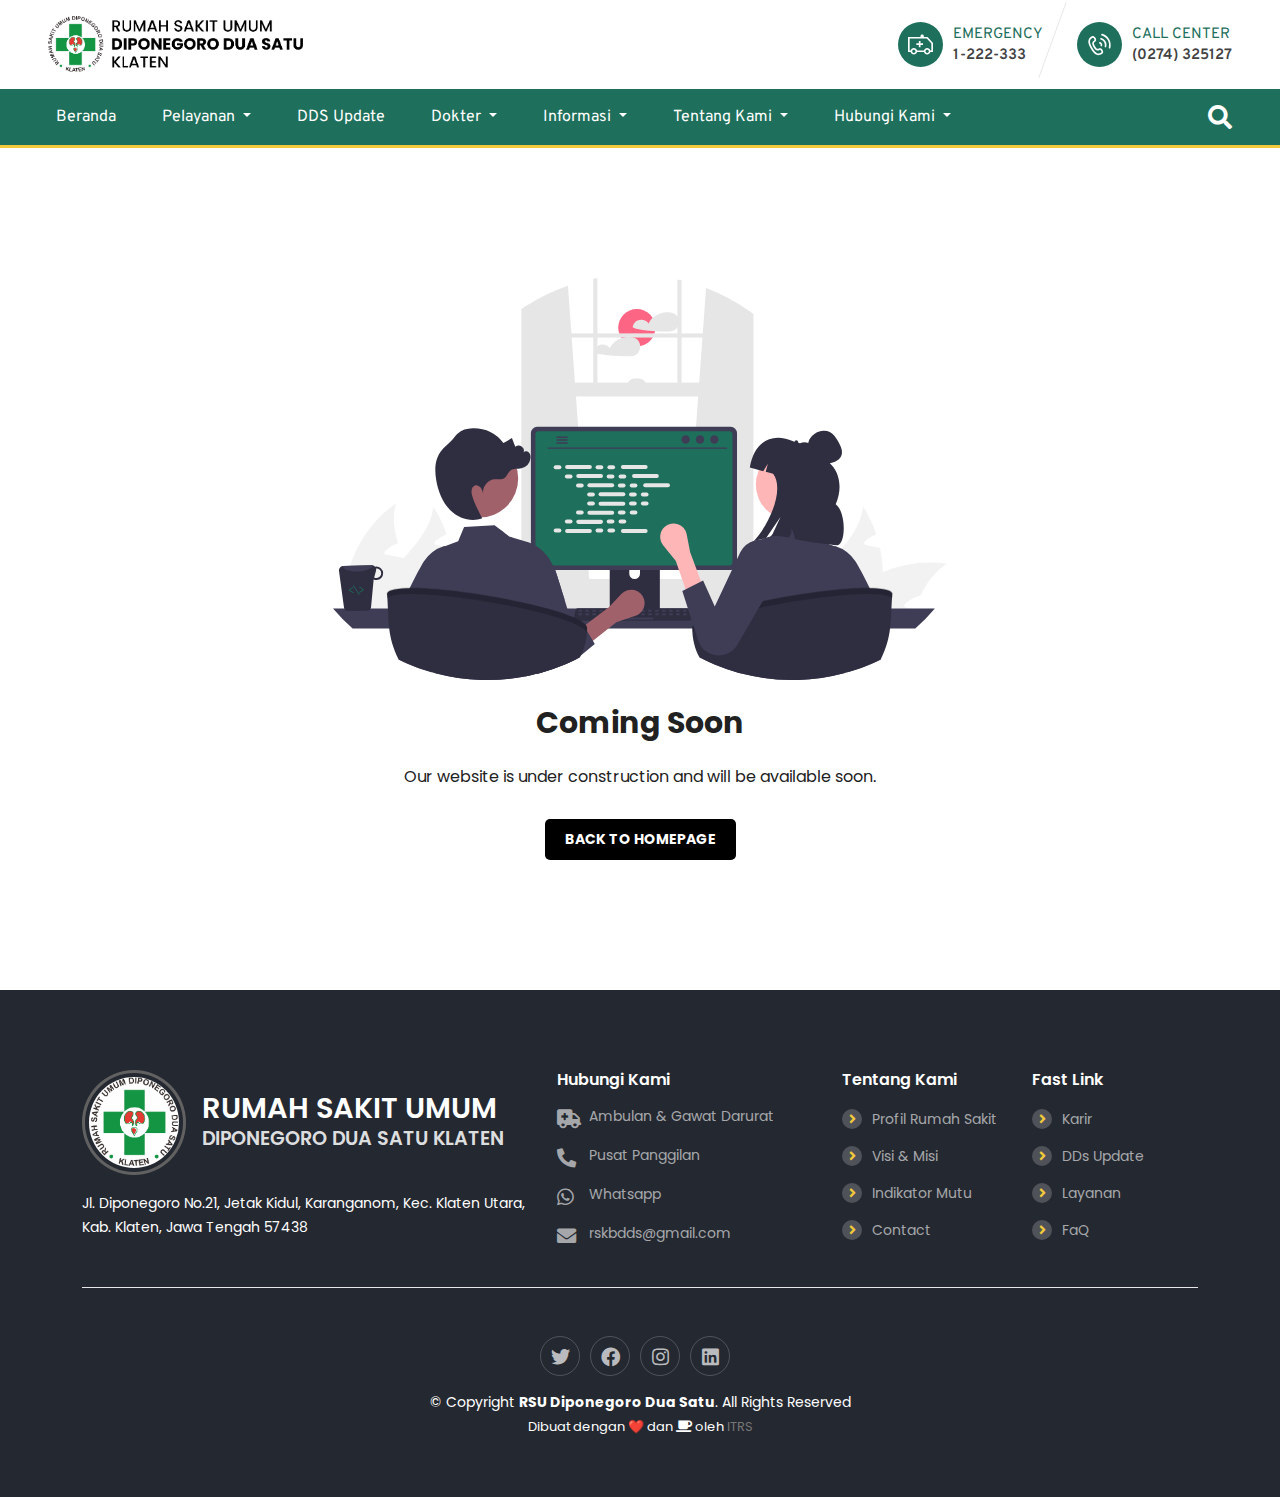
<file: coming.html>
<!DOCTYPE html>
<html lang="en">
  <head>
    <meta charset="UTF-8" />
    <link href="assets/img/favicon.png" rel="icon" />
    <meta name="viewport" content="width=device-width, initial-scale=1.0" />
    <title>RSU Diponegoro Dua Satu Klaten</title>
    <link rel="stylesheet" href="./assets/css/app.css" />
    <script
      src="https://code.jquery.com/jquery-3.7.0.min.js"
      integrity="sha256-2Pmvv0kuTBOenSvLm6bvfBSSHrUJ+3A7x6P5Ebd07/g="
      crossorigin="anonymous"
    ></script>
  </head>

  <body>
    <header id="header" class="d-none d-md-block">
      <div class="topbar-area px-5 py-3">
        <div class="topbar-content">
          <div class="topbar-brand">
            <a href="index.html">
              <img
                src="./assets/img/logo web black.png"
                alt="Logo RSU"
                class="img-fluid logo-brand"
              />
            </a>
          </div>
          <div class="topbar-info">
            <ul class="info">
              <li class="info-item">
                <div class="icon">
                  <svg
                    class="img-fluid"
                    width="25"
                    height="25"
                    viewBox="0 0 20 20"
                    xmlns="http://www.w3.org/2000/svg"
                  >
                    <path
                      d="M11.3333 2C10.9797 2 10.6406 2.13486 10.3905 2.3749C10.1405 2.61495 10 2.94052 10 3.28V3.92H0V16.08H2.104C2.40133 17.1802 3.432 18 4.66667 18C5.90133 18 6.932 17.1802 7.22933 16.08H12.7707C13.068 17.1802 14.0987 18 15.3333 18C16.568 18 17.5987 17.1802 17.896 16.08H20V8.8L19.8333 8.62016L15.8333 4.14016L15.646 3.92H12.6667V3.28C12.6667 2.94052 12.5262 2.61495 12.2761 2.3749C12.0261 2.13486 11.687 2 11.3333 2ZM1.33333 5.2H15.0207L18.6667 9.28V14.8H17.896C17.5987 13.6998 16.568 12.88 15.3333 12.88C14.0987 12.88 13.068 13.6998 12.7707 14.8H7.22933C6.932 13.6998 5.90133 12.88 4.66667 12.88C3.432 12.88 2.40133 13.6998 2.104 14.8H1.33333V5.2ZM8.66667 7.12V9.04H6.66667V10.32H8.66667V12.24H10V10.32H12V9.04H10V7.12H8.66667ZM4.66667 14.16C5.41133 14.16 6 14.7251 6 15.44C6 16.1549 5.41133 16.72 4.66667 16.72C3.922 16.72 3.33333 16.1549 3.33333 15.44C3.33333 14.7251 3.922 14.16 4.66667 14.16ZM15.3333 14.16C16.078 14.16 16.6667 14.7251 16.6667 15.44C16.6667 16.1549 16.078 16.72 15.3333 16.72C14.5887 16.72 14 16.1549 14 15.44C14 14.7251 14.5887 14.16 15.3333 14.16Z"
                      fill="white"
                    />
                  </svg>
                </div>
                <div class="text">
                  EMERGENCY
                  <a href="tel:1-222-333" target="_blank">
                    <span>1-222-333</span>
                  </a>
                </div>
              </li>
              <li class="info-item">
                <div class="icon">
                  <svg
                    class="img-fluid"
                    width="25"
                    height="25"
                    viewBox="0 0 20 20"
                    fill="none"
                    xmlns="http://www.w3.org/2000/svg"
                  >
                    <g clip-path="url(#clip0_1348_386)">
                      <path
                        fill-rule="evenodd"
                        clip-rule="evenodd"
                        d="M1.08929 6.99303C1.31957 5.32316 2.45093 4.29512 3.85457 3.48767C4.29436 3.23468 4.81684 3.16911 5.30612 3.30288C5.79503 3.43654 6.21088 3.75811 6.46417 4.19523L7.08839 5.27249C7.34168 5.70961 7.41326 6.22922 7.28499 6.71792C7.15661 7.20699 6.83838 7.62504 6.39859 7.87803C5.96698 8.12632 5.75371 8.39156 5.64662 8.63309C5.53714 8.87998 5.51151 9.16381 5.55975 9.48797C5.66095 10.168 6.05696 10.8669 6.38041 11.4251C6.70386 11.9833 7.11336 12.6745 7.65382 13.1018C7.91145 13.3055 8.17097 13.4253 8.44031 13.4543C8.70378 13.4827 9.04096 13.4313 9.47257 13.183C9.91236 12.93 10.4348 12.8644 10.9241 12.9982C11.413 13.1318 11.8289 13.4534 12.0822 13.8905L12.7064 14.9678C12.9597 15.4049 13.0313 15.9245 12.903 16.4132C12.7746 16.9023 12.4564 17.3203 12.0166 17.5733C10.613 18.3808 9.15372 18.843 7.58716 18.2068C6.08722 17.5976 4.6553 16.0399 3.08101 13.3231C1.50673 10.6063 0.868799 8.59187 1.08929 6.99303ZM2.4195 7.17514C2.26348 8.30648 2.697 9.98474 4.24383 12.6542C5.79066 15.3236 7.03262 16.5369 8.09397 16.9679C9.08869 17.3719 10.0781 17.1436 11.3452 16.4147C11.4721 16.3418 11.5658 16.2202 11.604 16.0747C11.6423 15.9289 11.6214 15.771 11.5436 15.6367L10.9193 14.5595C10.8415 14.4252 10.7147 14.3282 10.5688 14.2883C10.4233 14.2485 10.2708 14.2686 10.1439 14.3416C9.50725 14.7078 8.88715 14.848 8.29612 14.7844C7.71095 14.7214 7.21874 14.4657 6.81916 14.1498C6.06088 13.5502 5.53981 12.6504 5.23615 12.1261C5.22987 12.1152 5.22368 12.1046 5.21759 12.094C5.2115 12.0835 5.20531 12.0728 5.19902 12.062C4.89508 11.5378 4.37356 10.6383 4.23156 9.68421C4.15674 9.18144 4.18058 8.62887 4.41843 8.09245C4.65866 7.55067 5.09056 7.08569 5.72724 6.71944C5.8541 6.64646 5.94778 6.5249 5.98597 6.37943C6.02425 6.23358 6.00339 6.0757 5.92557 5.9414L5.30135 4.86415C5.22353 4.72985 5.09673 4.63291 4.95082 4.59302C4.80529 4.55323 4.65278 4.57329 4.52592 4.64627C3.25883 5.37516 2.56572 6.11482 2.4195 7.17514Z"
                        fill="white"
                      />
                      <path
                        fill-rule="evenodd"
                        clip-rule="evenodd"
                        d="M11.3523 1.96472C11.4506 1.60851 11.8201 1.39914 12.1776 1.49708C14.5159 2.13767 16.5123 3.67912 17.7304 5.78117C18.9484 7.88321 19.29 10.3767 18.6777 12.7146C18.584 13.072 18.2173 13.2862 17.8585 13.1929C17.4998 13.0996 17.2848 12.7342 17.3785 12.3768C17.901 10.3815 17.6102 8.24951 16.5676 6.45008C15.5249 4.65065 13.8172 3.33373 11.8216 2.78704C11.4641 2.68909 11.254 2.32093 11.3523 1.96472ZM10.494 5.23459C10.592 4.87831 10.9614 4.66866 11.319 4.76634C12.0478 4.96542 12.7313 5.30593 13.3306 5.76803C13.9299 6.23012 14.4335 6.80491 14.8128 7.45952C15.1921 8.11414 15.4399 8.83606 15.5419 9.58422C15.6439 10.3324 15.5981 11.0924 15.4067 11.8208C15.3129 12.1782 14.946 12.3921 14.5873 12.2986C14.2286 12.205 14.0139 11.8395 14.1078 11.4821C14.2545 10.9236 14.2899 10.3399 14.2114 9.7643C14.1329 9.1887 13.9422 8.63278 13.65 8.12844C13.3577 7.6241 12.9699 7.18155 12.5088 6.82604C12.0478 6.47054 11.5227 6.20919 10.964 6.05656C10.6064 5.95888 10.396 5.59088 10.494 5.23459ZM9.65048 8.49145C9.74886 8.13526 10.1184 7.92597 10.4759 8.02399C11.0807 8.18983 11.5956 8.58808 11.9095 9.12967C12.2233 9.67126 12.312 10.3147 12.1537 10.9195C12.0602 11.277 11.6935 11.4912 11.3347 11.398C10.9759 11.3048 10.7609 10.9394 10.8544 10.582C10.9231 10.3197 10.8852 10.0376 10.7466 9.79858C10.6081 9.55952 10.3819 9.38577 10.1196 9.31387C9.76216 9.21585 9.5521 8.84764 9.65048 8.49145Z"
                        fill="white"
                      />
                    </g>
                    <defs>
                      <clipPath id="clip0_1348_386">
                        <rect width="20" height="20" fill="white" />
                      </clipPath>
                    </defs>
                  </svg>
                </div>
                <div class="text">
                  CALL CENTER
                  <a href="tel:(0274) 325127" target="_blank">
                    <span>(0274) 325127</span>
                  </a>
                </div>
              </li>
            </ul>
          </div>
        </div>
      </div>
    </header>
    <nav id="navbar" class="navbar navbar-expand-lg">
      <div class="container-fluid px-5">
        <a href="index.html" class="navbar-brand d-block d-sm-block d-md-none">
          <img
            src="./assets/img/logo web.png"
            alt="Logo RSU"
            class="img-fluid logo-brand"
          />
        </a>
        <div class="navbar-search-open">
          <i class="fas fa-search search-icon"></i>
        </div>
        <button
          class="navbar-toggler"
          type="button"
          data-bs-toggle="collapse"
          data-bs-target="#navbarNavDropdown"
          aria-controls="navbarNavDropdown"
          aria-expanded="false"
          aria-label="Toggle navigation"
        >
          <span class="navbar-toggler-icon"></span>
        </button>

        <div class="collapse navbar-collapse" id="navbarNavDropdown">
          <ul class="navbar-nav">
            <li class="nav-item">
              <a class="nav-link" aria-current="page" href="#">Beranda</a>
            </li>
            <li class="nav-item dropdown">
              <a
                class="nav-link dropdown-toggle"
                href="#"
                role="button"
                data-bs-toggle="dropdown"
                aria-expanded="false"
              >
                Pelayanan
              </a>
              <ul class="dropdown-menu">
                <li><a class="dropdown-item" href="#">Action</a></li>
                <li><a class="dropdown-item" href="#">Another action</a></li>
                <li>
                  <a class="dropdown-item" href="#">Something else here</a>
                </li>
              </ul>
            </li>
            <li class="nav-item">
              <a class="nav-link" href="#">DDS Update</a>
            </li>
            <li class="nav-item dropdown">
              <a
                class="nav-link dropdown-toggle"
                href="#"
                role="button"
                data-bs-toggle="dropdown"
                aria-expanded="false"
              >
                Dokter
              </a>
              <ul class="dropdown-menu">
                <li><a class="dropdown-item" href="#">Jadwal Dokter</a></li>
                <li><a class="dropdown-item" href="#">Cari Dokter</a></li>
              </ul>
            </li>
            <li class="nav-item dropdown">
              <a
                class="nav-link dropdown-toggle"
                href="#"
                role="button"
                data-bs-toggle="dropdown"
                aria-expanded="false"
              >
                Informasi
              </a>
              <ul class="dropdown-menu">
                <li><a class="dropdown-item" href="#">Alur Pelayanan</a></li>
                <li>
                  <a class="dropdown-item" href="#">Ketersediaan Kamar</a>
                </li>
                <li>
                  <a class="dropdown-item" href="#">Pengumuman</a>
                </li>
                <li>
                  <a class="dropdown-item" href="#">E-Leflet</a>
                </li>
                <li>
                  <a class="dropdown-item" href="#">Karir</a>
                </li>
              </ul>
            </li>
            <li class="nav-item dropdown">
              <a
                class="nav-link dropdown-toggle"
                href="#"
                role="button"
                data-bs-toggle="dropdown"
                aria-expanded="false"
              >
                Tentang Kami
              </a>
              <ul class="dropdown-menu">
                <li><a class="dropdown-item" href="#">Profil</a></li>
                <li><a class="dropdown-item" href="#">Visi Misi</a></li>
              </ul>
            </li>
            <li class="nav-item dropdown">
              <a
                class="nav-link dropdown-toggle"
                href="#"
                role="button"
                data-bs-toggle="dropdown"
                aria-expanded="false"
              >
                Hubungi Kami
              </a>
              <ul class="dropdown-menu">
                <li><a class="dropdown-item" href="#">FAQ</a></li>
                <li><a class="dropdown-item" href="#">Detail Kontak</a></li>
                <li><a class="dropdown-item" href="#">Kritik dan Saran</a></li>
              </ul>
            </li>
          </ul>
        </div>
      </div>
    </nav>
    <div class="box">
      <div class="navbar-search-close">
        <i class="fas fa-times"></i>
      </div>
      <form class="search-area">
        <input type="text" name="" id="" placeholder="Search ..." />
        <button type="submit">cari</button>
      </form>
    </div>

    <main id="main">
      <section class="section-md">
        <div class="container">
          <div class="coming-soon">
            <div class="coming-soon__image">
              <img
                src="./assets/img/undraw_pair_programming_re_or4x.svg"
                alt="Pair Programming Image"
                class="img-fluid"
              />
            </div>
            <div class="coming-soon__title">Coming Soon</div>
            <div class="coming-soon__text">
              Our website is under construction and will be available soon.
            </div>
            <a href="index.html" class="coming-soon__btn">Back to Homepage</a>
          </div>
        </div>
      </section>
    </main>
    <footer class="footer">
      <div class="footer-content position-relative">
        <div class="container">
          <div class="row gy-4">
            <div class="col-lg-5 col-md-12 footer-info">
              <a href="index.html" class="logo d-flex align-items-center mb-3">
                <div class="footer-logo">
                  <img
                    src="assets/img/logo1.jpg"
                    alt=""
                    class="img-fluid rounded-circle"
                  />
                </div>
                <div class="footer-name ms-3">
                  <h2 class="text-uppercase fw-bold">RUMAH SAKIT UMUM</h2>
                  <p class="text-uppercase fw-bold">
                    DIPONEGORO DUA SATU KLATEN
                  </p>
                </div>
              </a>
              <p>
                Jl. Diponegoro No.21, Jetak Kidul, Karanganom, Kec. Klaten
                Utara, Kab. Klaten, Jawa Tengah 57438
              </p>
            </div>

            <div class="col-lg-3 col-6 footer-emergency">
              <h4>Hubungi Kami</h4>
              <ul>
                <li>
                  <a href="#" class="d-inline-flex">
                    <div class="icon">
                      <i class="fas fa-ambulance"></i>
                    </div>
                    <div class="text">Ambulan & Gawat Darurat</div>
                  </a>
                </li>
                <li>
                  <a href="#" class="d-inline-flex">
                    <div class="icon">
                      <i class="fas fa-phone-alt"></i>
                    </div>
                    <div class="text">Pusat Panggilan</div>
                  </a>
                </li>
                <li>
                  <a href="#" class="d-inline-flex">
                    <div class="icon">
                      <i class="fab fa-whatsapp"></i>
                    </div>
                    <div class="text">Whatsapp</div>
                  </a>
                </li>
                <li>
                  <a href="#" class="d-inline-flex">
                    <div class="icon"><i class="fas fa-envelope"></i></div>
                    <div class="text">rskbdds@gmail.com</div></a
                  >
                </li>
              </ul>
            </div>

            <div class="col-lg-2 col-6 footer-links">
              <h4>Tentang Kami</h4>
              <ul>
                <li><a href="#">Profil Rumah Sakit</a></li>
                <li><a href="#">Visi & Misi</a></li>
                <li><a href="#">Indikator Mutu</a></li>
                <li><a href="#">Contact</a></li>
              </ul>
            </div>

            <div
              class="col-lg-2 col-md-12 footer-links text-center text-md-start"
            >
              <h4>Fast Link</h4>
              <ul>
                <li><a href="#">Karir</a></li>
                <li><a href="#">DDs Update</a></li>
                <li><a href="#">Layanan</a></li>
                <li><a href="#">FaQ</a></li>
              </ul>
            </div>
          </div>
        </div>
      </div>

      <div class="footer-legal text-center position-relative">
        <div class="container">
          <div class="footer-line">
            <div class="social-links d-flex mt-5 justify-content-center">
              <!-- Added 'justify-content-center' class here -->
              <a
                href="#"
                class="d-flex align-items-center justify-content-center"
                ><i class="fab fa-twitter"></i
              ></a>
              <a
                href="#"
                class="d-flex align-items-center justify-content-center"
                ><i class="fab fa-facebook"></i
              ></a>
              <a
                href="#"
                class="d-flex align-items-center justify-content-center"
                ><i class="fab fa-instagram"></i
              ></a>
              <a
                href="#"
                class="d-flex align-items-center justify-content-center"
                ><i class="fab fa-linkedin"></i
              ></a>
            </div>
            <div class="copyright">
              &copy; Copyright
              <strong><span>RSU Diponegoro Dua Satu</span></strong
              >. All Rights Reserved
            </div>
            <div class="credits">
              Dibuat dengan ❤️ dan <i class="fas fa-coffee"></i> oleh
              <a href="#">ITRS</a>
            </div>
          </div>
        </div>
      </div>
    </footer>

    <a
      href="#"
      class="scroll-top d-flex align-items-center justify-content-center"
      ><i class="fas fa-arrow-up"></i
    ></a>

    <!-- Option 1: Bootstrap Bundle with Popper -->
    <script
      src="https://cdn.jsdelivr.net/npm/bootstrap@5.3.1/dist/js/bootstrap.bundle.min.js"
      integrity="sha384-HwwvtgBNo3bZJJLYd8oVXjrBZt8cqVSpeBNS5n7C8IVInixGAoxmnlMuBnhbgrkm"
      crossorigin="anonymous"
    ></script>
    <script src="https://cdn.jsdelivr.net/npm/swiper@10/swiper-bundle.min.js"></script>
    <script src="./assets/js/app.js"></script>
  </body>
</html>
</file>
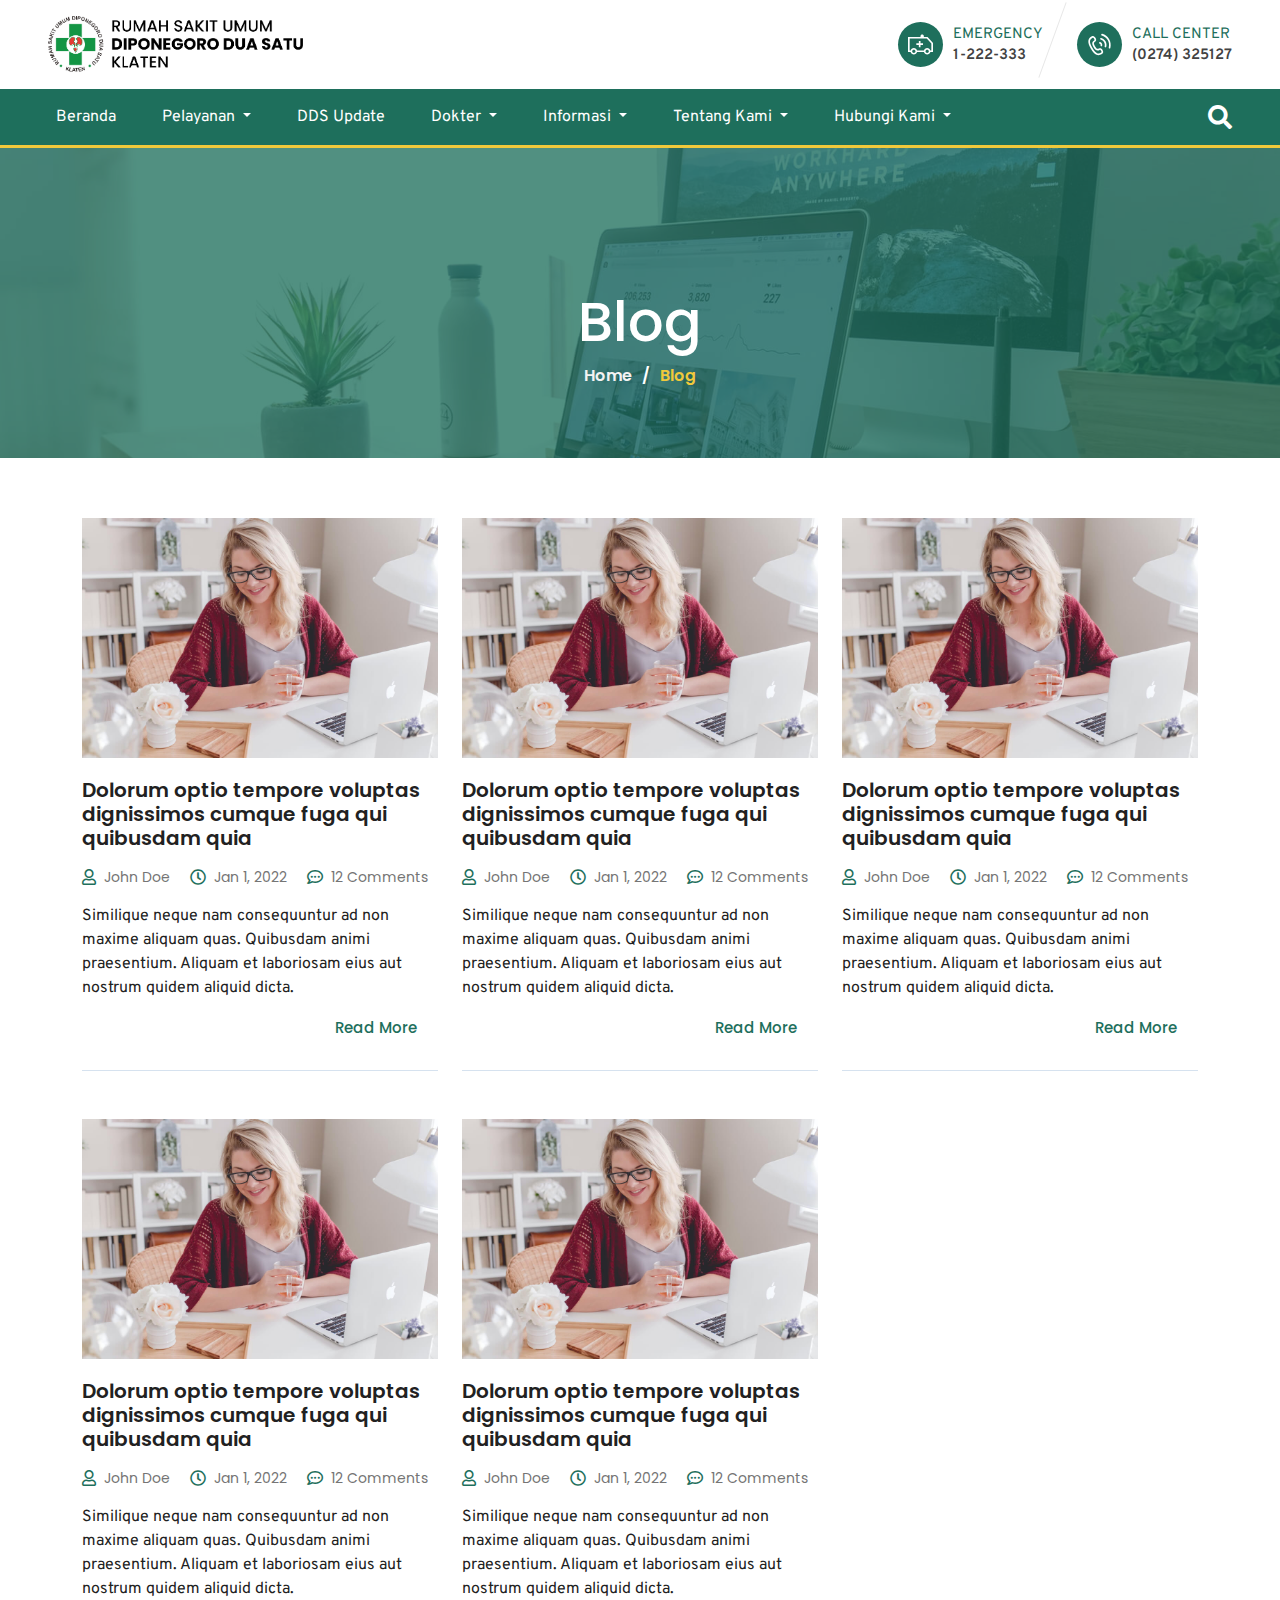
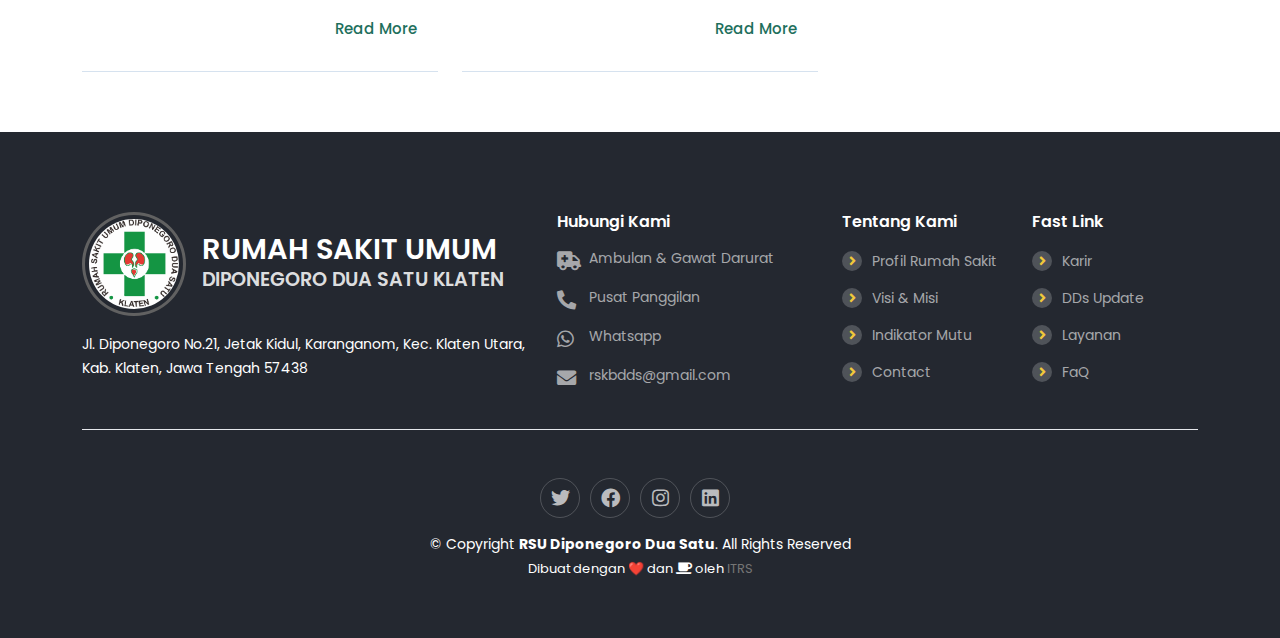
<file: ddsupdate.html>
<!DOCTYPE html>
<html lang="en">
  <head>
    <meta charset="UTF-8" />
    <link href="assets/img/favicon.png" rel="icon" />
    <meta name="viewport" content="width=device-width, initial-scale=1.0" />
    <title>RSU Diponegoro Dua Satu Klaten</title>
    <link rel="stylesheet" href="./assets/css/app.css" />
    <script
      src="https://code.jquery.com/jquery-3.7.0.min.js"
      integrity="sha256-2Pmvv0kuTBOenSvLm6bvfBSSHrUJ+3A7x6P5Ebd07/g="
      crossorigin="anonymous"
    ></script>
  </head>

  <body>
    <header id="header" class="d-none d-md-block">
      <div class="topbar-area px-5 py-3">
        <div class="topbar-content">
          <div class="topbar-brand">
            <a href="index.html">
              <img
                src="./assets/img/logo web black.png"
                alt="Logo RSU"
                class="img-fluid logo-brand"
              />
            </a>
          </div>
          <div class="topbar-info">
            <ul class="info">
              <li class="info-item">
                <div class="icon">
                  <svg
                    class="img-fluid"
                    width="25"
                    height="25"
                    viewBox="0 0 20 20"
                    xmlns="http://www.w3.org/2000/svg"
                  >
                    <path
                      d="M11.3333 2C10.9797 2 10.6406 2.13486 10.3905 2.3749C10.1405 2.61495 10 2.94052 10 3.28V3.92H0V16.08H2.104C2.40133 17.1802 3.432 18 4.66667 18C5.90133 18 6.932 17.1802 7.22933 16.08H12.7707C13.068 17.1802 14.0987 18 15.3333 18C16.568 18 17.5987 17.1802 17.896 16.08H20V8.8L19.8333 8.62016L15.8333 4.14016L15.646 3.92H12.6667V3.28C12.6667 2.94052 12.5262 2.61495 12.2761 2.3749C12.0261 2.13486 11.687 2 11.3333 2ZM1.33333 5.2H15.0207L18.6667 9.28V14.8H17.896C17.5987 13.6998 16.568 12.88 15.3333 12.88C14.0987 12.88 13.068 13.6998 12.7707 14.8H7.22933C6.932 13.6998 5.90133 12.88 4.66667 12.88C3.432 12.88 2.40133 13.6998 2.104 14.8H1.33333V5.2ZM8.66667 7.12V9.04H6.66667V10.32H8.66667V12.24H10V10.32H12V9.04H10V7.12H8.66667ZM4.66667 14.16C5.41133 14.16 6 14.7251 6 15.44C6 16.1549 5.41133 16.72 4.66667 16.72C3.922 16.72 3.33333 16.1549 3.33333 15.44C3.33333 14.7251 3.922 14.16 4.66667 14.16ZM15.3333 14.16C16.078 14.16 16.6667 14.7251 16.6667 15.44C16.6667 16.1549 16.078 16.72 15.3333 16.72C14.5887 16.72 14 16.1549 14 15.44C14 14.7251 14.5887 14.16 15.3333 14.16Z"
                      fill="white"
                    />
                  </svg>
                </div>
                <div class="text">
                  EMERGENCY
                  <a href="tel:1-222-333" target="_blank">
                    <span>1-222-333</span>
                  </a>
                </div>
              </li>
              <li class="info-item">
                <div class="icon">
                  <svg
                    class="img-fluid"
                    width="25"
                    height="25"
                    viewBox="0 0 20 20"
                    fill="none"
                    xmlns="http://www.w3.org/2000/svg"
                  >
                    <g clip-path="url(#clip0_1348_386)">
                      <path
                        fill-rule="evenodd"
                        clip-rule="evenodd"
                        d="M1.08929 6.99303C1.31957 5.32316 2.45093 4.29512 3.85457 3.48767C4.29436 3.23468 4.81684 3.16911 5.30612 3.30288C5.79503 3.43654 6.21088 3.75811 6.46417 4.19523L7.08839 5.27249C7.34168 5.70961 7.41326 6.22922 7.28499 6.71792C7.15661 7.20699 6.83838 7.62504 6.39859 7.87803C5.96698 8.12632 5.75371 8.39156 5.64662 8.63309C5.53714 8.87998 5.51151 9.16381 5.55975 9.48797C5.66095 10.168 6.05696 10.8669 6.38041 11.4251C6.70386 11.9833 7.11336 12.6745 7.65382 13.1018C7.91145 13.3055 8.17097 13.4253 8.44031 13.4543C8.70378 13.4827 9.04096 13.4313 9.47257 13.183C9.91236 12.93 10.4348 12.8644 10.9241 12.9982C11.413 13.1318 11.8289 13.4534 12.0822 13.8905L12.7064 14.9678C12.9597 15.4049 13.0313 15.9245 12.903 16.4132C12.7746 16.9023 12.4564 17.3203 12.0166 17.5733C10.613 18.3808 9.15372 18.843 7.58716 18.2068C6.08722 17.5976 4.6553 16.0399 3.08101 13.3231C1.50673 10.6063 0.868799 8.59187 1.08929 6.99303ZM2.4195 7.17514C2.26348 8.30648 2.697 9.98474 4.24383 12.6542C5.79066 15.3236 7.03262 16.5369 8.09397 16.9679C9.08869 17.3719 10.0781 17.1436 11.3452 16.4147C11.4721 16.3418 11.5658 16.2202 11.604 16.0747C11.6423 15.9289 11.6214 15.771 11.5436 15.6367L10.9193 14.5595C10.8415 14.4252 10.7147 14.3282 10.5688 14.2883C10.4233 14.2485 10.2708 14.2686 10.1439 14.3416C9.50725 14.7078 8.88715 14.848 8.29612 14.7844C7.71095 14.7214 7.21874 14.4657 6.81916 14.1498C6.06088 13.5502 5.53981 12.6504 5.23615 12.1261C5.22987 12.1152 5.22368 12.1046 5.21759 12.094C5.2115 12.0835 5.20531 12.0728 5.19902 12.062C4.89508 11.5378 4.37356 10.6383 4.23156 9.68421C4.15674 9.18144 4.18058 8.62887 4.41843 8.09245C4.65866 7.55067 5.09056 7.08569 5.72724 6.71944C5.8541 6.64646 5.94778 6.5249 5.98597 6.37943C6.02425 6.23358 6.00339 6.0757 5.92557 5.9414L5.30135 4.86415C5.22353 4.72985 5.09673 4.63291 4.95082 4.59302C4.80529 4.55323 4.65278 4.57329 4.52592 4.64627C3.25883 5.37516 2.56572 6.11482 2.4195 7.17514Z"
                        fill="white"
                      />
                      <path
                        fill-rule="evenodd"
                        clip-rule="evenodd"
                        d="M11.3523 1.96472C11.4506 1.60851 11.8201 1.39914 12.1776 1.49708C14.5159 2.13767 16.5123 3.67912 17.7304 5.78117C18.9484 7.88321 19.29 10.3767 18.6777 12.7146C18.584 13.072 18.2173 13.2862 17.8585 13.1929C17.4998 13.0996 17.2848 12.7342 17.3785 12.3768C17.901 10.3815 17.6102 8.24951 16.5676 6.45008C15.5249 4.65065 13.8172 3.33373 11.8216 2.78704C11.4641 2.68909 11.254 2.32093 11.3523 1.96472ZM10.494 5.23459C10.592 4.87831 10.9614 4.66866 11.319 4.76634C12.0478 4.96542 12.7313 5.30593 13.3306 5.76803C13.9299 6.23012 14.4335 6.80491 14.8128 7.45952C15.1921 8.11414 15.4399 8.83606 15.5419 9.58422C15.6439 10.3324 15.5981 11.0924 15.4067 11.8208C15.3129 12.1782 14.946 12.3921 14.5873 12.2986C14.2286 12.205 14.0139 11.8395 14.1078 11.4821C14.2545 10.9236 14.2899 10.3399 14.2114 9.7643C14.1329 9.1887 13.9422 8.63278 13.65 8.12844C13.3577 7.6241 12.9699 7.18155 12.5088 6.82604C12.0478 6.47054 11.5227 6.20919 10.964 6.05656C10.6064 5.95888 10.396 5.59088 10.494 5.23459ZM9.65048 8.49145C9.74886 8.13526 10.1184 7.92597 10.4759 8.02399C11.0807 8.18983 11.5956 8.58808 11.9095 9.12967C12.2233 9.67126 12.312 10.3147 12.1537 10.9195C12.0602 11.277 11.6935 11.4912 11.3347 11.398C10.9759 11.3048 10.7609 10.9394 10.8544 10.582C10.9231 10.3197 10.8852 10.0376 10.7466 9.79858C10.6081 9.55952 10.3819 9.38577 10.1196 9.31387C9.76216 9.21585 9.5521 8.84764 9.65048 8.49145Z"
                        fill="white"
                      />
                    </g>
                    <defs>
                      <clipPath id="clip0_1348_386">
                        <rect width="20" height="20" fill="white" />
                      </clipPath>
                    </defs>
                  </svg>
                </div>
                <div class="text">
                  CALL CENTER
                  <a href="tel:(0274) 325127" target="_blank">
                    <span>(0274) 325127</span>
                  </a>
                </div>
              </li>
            </ul>
          </div>
        </div>
      </div>
    </header>
    <nav id="navbar" class="navbar navbar-expand-lg">
      <div class="container-fluid px-5">
        <a href="index.html" class="navbar-brand d-block d-sm-block d-md-none">
          <img
            src="./assets/img/logo web.png"
            alt="Logo RSU"
            class="img-fluid logo-brand"
          />
        </a>
        <div class="navbar-search-open">
          <i class="fas fa-search search-icon"></i>
        </div>
        <button
          class="navbar-toggler"
          type="button"
          data-bs-toggle="collapse"
          data-bs-target="#navbarNavDropdown"
          aria-controls="navbarNavDropdown"
          aria-expanded="false"
          aria-label="Toggle navigation"
        >
          <span class="navbar-toggler-icon"></span>
        </button>

        <div class="collapse navbar-collapse" id="navbarNavDropdown">
          <ul class="navbar-nav">
            <li class="nav-item">
              <a class="nav-link" aria-current="page" href="#">Beranda</a>
            </li>
            <li class="nav-item dropdown">
              <a
                class="nav-link dropdown-toggle"
                href="#"
                role="button"
                data-bs-toggle="dropdown"
                aria-expanded="false"
              >
                Pelayanan
              </a>
              <ul class="dropdown-menu">
                <li><a class="dropdown-item" href="#">Action</a></li>
                <li><a class="dropdown-item" href="#">Another action</a></li>
                <li>
                  <a class="dropdown-item" href="#">Something else here</a>
                </li>
              </ul>
            </li>
            <li class="nav-item">
              <a class="nav-link" href="#">DDS Update</a>
            </li>
            <li class="nav-item dropdown">
              <a
                class="nav-link dropdown-toggle"
                href="#"
                role="button"
                data-bs-toggle="dropdown"
                aria-expanded="false"
              >
                Dokter
              </a>
              <ul class="dropdown-menu">
                <li><a class="dropdown-item" href="#">Jadwal Dokter</a></li>
                <li><a class="dropdown-item" href="#">Cari Dokter</a></li>
              </ul>
            </li>
            <li class="nav-item dropdown">
              <a
                class="nav-link dropdown-toggle"
                href="#"
                role="button"
                data-bs-toggle="dropdown"
                aria-expanded="false"
              >
                Informasi
              </a>
              <ul class="dropdown-menu">
                <li><a class="dropdown-item" href="#">Alur Pelayanan</a></li>
                <li>
                  <a class="dropdown-item" href="#">Ketersediaan Kamar</a>
                </li>
                <li>
                  <a class="dropdown-item" href="#">Pengumuman</a>
                </li>
                <li>
                  <a class="dropdown-item" href="#">E-Leflet</a>
                </li>
                <li>
                  <a class="dropdown-item" href="#">Karir</a>
                </li>
              </ul>
            </li>
            <li class="nav-item dropdown">
              <a
                class="nav-link dropdown-toggle"
                href="#"
                role="button"
                data-bs-toggle="dropdown"
                aria-expanded="false"
              >
                Tentang Kami
              </a>
              <ul class="dropdown-menu">
                <li><a class="dropdown-item" href="#">Profil</a></li>
                <li><a class="dropdown-item" href="#">Visi Misi</a></li>
              </ul>
            </li>
            <li class="nav-item dropdown">
              <a
                class="nav-link dropdown-toggle"
                href="#"
                role="button"
                data-bs-toggle="dropdown"
                aria-expanded="false"
              >
                Hubungi Kami
              </a>
              <ul class="dropdown-menu">
                <li><a class="dropdown-item" href="#">FAQ</a></li>
                <li><a class="dropdown-item" href="#">Detail Kontak</a></li>
                <li><a class="dropdown-item" href="#">Kritik dan Saran</a></li>
              </ul>
            </li>
          </ul>
        </div>
      </div>
    </nav>
    <div class="box">
      <div class="navbar-search-close">
        <i class="fas fa-times"></i>
      </div>
      <form class="search-area">
        <input type="text" name="" id="" placeholder="Search ..." />
        <button type="submit">cari</button>
      </form>
    </div>

    <main id="main">
      <div
        class="breadcrumbs d-flex align-items-center"
        style="background-image: url('assets/img/blog-header.jpg')"
      >
        <div
          class="container position-relative d-flex flex-column align-items-center"
        >
          <h2>Blog</h2>
          <ul>
            <li><a href="index.html">Home</a></li>
            <li>Blog</li>
          </ul>
        </div>
      </div>
      <section id="blog" class="blog section-sm">
        <div class="container">
          <div class="row gy-5 posts-list">
            <div class="col-xl-4 col-md-6">
              <article class="d-flex flex-column">
                <div class="post-img">
                  <img
                    src="assets/img/blog/blog-1.jpg"
                    alt=""
                    class="img-fluid"
                  />
                </div>

                <h2 class="title">
                  <a href="blog-details.html"
                    >Dolorum optio tempore voluptas dignissimos cumque fuga qui
                    quibusdam quia</a
                  >
                </h2>

                <div class="meta-top">
                  <ul>
                    <li class="d-flex align-items-center">
                      <i class="far fa-user"></i>
                      <a href="blog-details.html">John Doe</a>
                    </li>
                    <li class="d-flex align-items-center">
                      <i class="far fa-clock"></i>
                      <a href="blog-details.html"
                        ><time datetime="2022-01-01">Jan 1, 2022</time></a
                      >
                    </li>
                    <li class="d-flex align-items-center">
                      <i class="far fa-comment-dots"></i>
                      <a href="blog-details.html">12 Comments</a>
                    </li>
                  </ul>
                </div>

                <div class="content">
                  <p>
                    Similique neque nam consequuntur ad non maxime aliquam quas.
                    Quibusdam animi praesentium. Aliquam et laboriosam eius aut
                    nostrum quidem aliquid dicta.
                  </p>
                </div>

                <div class="read-more mt-auto align-self-end">
                  <a href="blog-details.html"
                    >Read More <i class="bi bi-arrow-right"></i
                  ></a>
                </div>
              </article>
            </div>
            <div class="col-xl-4 col-md-6">
              <article class="d-flex flex-column">
                <div class="post-img">
                  <img
                    src="assets/img/blog/blog-1.jpg"
                    alt=""
                    class="img-fluid"
                  />
                </div>

                <h2 class="title">
                  <a href="blog-details.html"
                    >Dolorum optio tempore voluptas dignissimos cumque fuga qui
                    quibusdam quia</a
                  >
                </h2>

                <div class="meta-top">
                  <ul>
                    <li class="d-flex align-items-center">
                      <i class="far fa-user"></i>
                      <a href="blog-details.html">John Doe</a>
                    </li>
                    <li class="d-flex align-items-center">
                      <i class="far fa-clock"></i>
                      <a href="blog-details.html"
                        ><time datetime="2022-01-01">Jan 1, 2022</time></a
                      >
                    </li>
                    <li class="d-flex align-items-center">
                      <i class="far fa-comment-dots"></i>
                      <a href="blog-details.html">12 Comments</a>
                    </li>
                  </ul>
                </div>

                <div class="content">
                  <p>
                    Similique neque nam consequuntur ad non maxime aliquam quas.
                    Quibusdam animi praesentium. Aliquam et laboriosam eius aut
                    nostrum quidem aliquid dicta.
                  </p>
                </div>

                <div class="read-more mt-auto align-self-end">
                  <a href="blog-details.html"
                    >Read More <i class="bi bi-arrow-right"></i
                  ></a>
                </div>
              </article>
            </div>
            <div class="col-xl-4 col-md-6">
              <article class="d-flex flex-column">
                <div class="post-img">
                  <img
                    src="assets/img/blog/blog-1.jpg"
                    alt=""
                    class="img-fluid"
                  />
                </div>

                <h2 class="title">
                  <a href="blog-details.html"
                    >Dolorum optio tempore voluptas dignissimos cumque fuga qui
                    quibusdam quia</a
                  >
                </h2>

                <div class="meta-top">
                  <ul>
                    <li class="d-flex align-items-center">
                      <i class="far fa-user"></i>
                      <a href="blog-details.html">John Doe</a>
                    </li>
                    <li class="d-flex align-items-center">
                      <i class="far fa-clock"></i>
                      <a href="blog-details.html"
                        ><time datetime="2022-01-01">Jan 1, 2022</time></a
                      >
                    </li>
                    <li class="d-flex align-items-center">
                      <i class="far fa-comment-dots"></i>
                      <a href="blog-details.html">12 Comments</a>
                    </li>
                  </ul>
                </div>

                <div class="content">
                  <p>
                    Similique neque nam consequuntur ad non maxime aliquam quas.
                    Quibusdam animi praesentium. Aliquam et laboriosam eius aut
                    nostrum quidem aliquid dicta.
                  </p>
                </div>

                <div class="read-more mt-auto align-self-end">
                  <a href="blog-details.html"
                    >Read More <i class="bi bi-arrow-right"></i
                  ></a>
                </div>
              </article>
            </div>
            <div class="col-xl-4 col-md-6">
              <article class="d-flex flex-column">
                <div class="post-img">
                  <img
                    src="assets/img/blog/blog-1.jpg"
                    alt=""
                    class="img-fluid"
                  />
                </div>

                <h2 class="title">
                  <a href="blog-details.html"
                    >Dolorum optio tempore voluptas dignissimos cumque fuga qui
                    quibusdam quia</a
                  >
                </h2>

                <div class="meta-top">
                  <ul>
                    <li class="d-flex align-items-center">
                      <i class="far fa-user"></i>
                      <a href="blog-details.html">John Doe</a>
                    </li>
                    <li class="d-flex align-items-center">
                      <i class="far fa-clock"></i>
                      <a href="blog-details.html"
                        ><time datetime="2022-01-01">Jan 1, 2022</time></a
                      >
                    </li>
                    <li class="d-flex align-items-center">
                      <i class="far fa-comment-dots"></i>
                      <a href="blog-details.html">12 Comments</a>
                    </li>
                  </ul>
                </div>

                <div class="content">
                  <p>
                    Similique neque nam consequuntur ad non maxime aliquam quas.
                    Quibusdam animi praesentium. Aliquam et laboriosam eius aut
                    nostrum quidem aliquid dicta.
                  </p>
                </div>

                <div class="read-more mt-auto align-self-end">
                  <a href="blog-details.html"
                    >Read More <i class="bi bi-arrow-right"></i
                  ></a>
                </div>
              </article>
            </div>
            <div class="col-xl-4 col-md-6">
              <article class="d-flex flex-column">
                <div class="post-img">
                  <img
                    src="assets/img/blog/blog-1.jpg"
                    alt=""
                    class="img-fluid"
                  />
                </div>

                <h2 class="title">
                  <a href="blog-details.html"
                    >Dolorum optio tempore voluptas dignissimos cumque fuga qui
                    quibusdam quia</a
                  >
                </h2>

                <div class="meta-top">
                  <ul>
                    <li class="d-flex align-items-center">
                      <i class="far fa-user"></i>
                      <a href="blog-details.html">John Doe</a>
                    </li>
                    <li class="d-flex align-items-center">
                      <i class="far fa-clock"></i>
                      <a href="blog-details.html"
                        ><time datetime="2022-01-01">Jan 1, 2022</time></a
                      >
                    </li>
                    <li class="d-flex align-items-center">
                      <i class="far fa-comment-dots"></i>
                      <a href="blog-details.html">12 Comments</a>
                    </li>
                  </ul>
                </div>

                <div class="content">
                  <p>
                    Similique neque nam consequuntur ad non maxime aliquam quas.
                    Quibusdam animi praesentium. Aliquam et laboriosam eius aut
                    nostrum quidem aliquid dicta.
                  </p>
                </div>

                <div class="read-more mt-auto align-self-end">
                  <a href="blog-details.html"
                    >Read More <i class="bi bi-arrow-right"></i
                  ></a>
                </div>
              </article>
            </div>
          </div>
        </div>
      </section>
    </main>
    <footer class="footer">
      <div class="footer-content position-relative">
        <div class="container">
          <div class="row gy-4">
            <div class="col-lg-5 col-md-12 footer-info">
              <a href="index.html" class="logo d-flex align-items-center mb-3">
                <div class="footer-logo">
                  <img
                    src="assets/img/logo1.jpg"
                    alt=""
                    class="img-fluid rounded-circle"
                  />
                </div>
                <div class="footer-name ms-3">
                  <h2 class="text-uppercase fw-bold">RUMAH SAKIT UMUM</h2>
                  <p class="text-uppercase fw-bold">
                    DIPONEGORO DUA SATU KLATEN
                  </p>
                </div>
              </a>
              <p>
                Jl. Diponegoro No.21, Jetak Kidul, Karanganom, Kec. Klaten
                Utara, Kab. Klaten, Jawa Tengah 57438
              </p>
            </div>

            <div class="col-lg-3 col-6 footer-emergency">
              <h4>Hubungi Kami</h4>
              <ul>
                <li>
                  <a href="#" class="d-inline-flex">
                    <div class="icon">
                      <i class="fas fa-ambulance"></i>
                    </div>
                    <div class="text">Ambulan & Gawat Darurat</div>
                  </a>
                </li>
                <li>
                  <a href="#" class="d-inline-flex">
                    <div class="icon">
                      <i class="fas fa-phone-alt"></i>
                    </div>
                    <div class="text">Pusat Panggilan</div>
                  </a>
                </li>
                <li>
                  <a href="#" class="d-inline-flex">
                    <div class="icon">
                      <i class="fab fa-whatsapp"></i>
                    </div>
                    <div class="text">Whatsapp</div>
                  </a>
                </li>
                <li>
                  <a href="#" class="d-inline-flex">
                    <div class="icon"><i class="fas fa-envelope"></i></div>
                    <div class="text">rskbdds@gmail.com</div></a
                  >
                </li>
              </ul>
            </div>

            <div class="col-lg-2 col-6 footer-links">
              <h4>Tentang Kami</h4>
              <ul>
                <li><a href="#">Profil Rumah Sakit</a></li>
                <li><a href="#">Visi & Misi</a></li>
                <li><a href="#">Indikator Mutu</a></li>
                <li><a href="#">Contact</a></li>
              </ul>
            </div>

            <div
              class="col-lg-2 col-md-12 footer-links text-center text-md-start"
            >
              <h4>Fast Link</h4>
              <ul>
                <li><a href="#">Karir</a></li>
                <li><a href="#">DDs Update</a></li>
                <li><a href="#">Layanan</a></li>
                <li><a href="#">FaQ</a></li>
              </ul>
            </div>
          </div>
        </div>
      </div>

      <div class="footer-legal text-center position-relative">
        <div class="container">
          <div class="footer-line">
            <div class="social-links d-flex mt-5 justify-content-center">
              <!-- Added 'justify-content-center' class here -->
              <a
                href="#"
                class="d-flex align-items-center justify-content-center"
                ><i class="fab fa-twitter"></i
              ></a>
              <a
                href="#"
                class="d-flex align-items-center justify-content-center"
                ><i class="fab fa-facebook"></i
              ></a>
              <a
                href="#"
                class="d-flex align-items-center justify-content-center"
                ><i class="fab fa-instagram"></i
              ></a>
              <a
                href="#"
                class="d-flex align-items-center justify-content-center"
                ><i class="fab fa-linkedin"></i
              ></a>
            </div>
            <div class="copyright">
              &copy; Copyright
              <strong><span>RSU Diponegoro Dua Satu</span></strong
              >. All Rights Reserved
            </div>
            <div class="credits">
              Dibuat dengan ❤️ dan <i class="fas fa-coffee"></i> oleh
              <a href="#">ITRS</a>
            </div>
          </div>
        </div>
      </div>
    </footer>

    <a
      href="#"
      class="scroll-top d-flex align-items-center justify-content-center"
      ><i class="fas fa-arrow-up"></i
    ></a>

    <!-- Option 1: Bootstrap Bundle with Popper -->
    <script
      src="https://cdn.jsdelivr.net/npm/bootstrap@5.3.1/dist/js/bootstrap.bundle.min.js"
      integrity="sha384-HwwvtgBNo3bZJJLYd8oVXjrBZt8cqVSpeBNS5n7C8IVInixGAoxmnlMuBnhbgrkm"
      crossorigin="anonymous"
    ></script>
    <script src="https://cdn.jsdelivr.net/npm/swiper@10/swiper-bundle.min.js"></script>
    <script src="./assets/js/app.js"></script>
  </body>
</html>
</file>
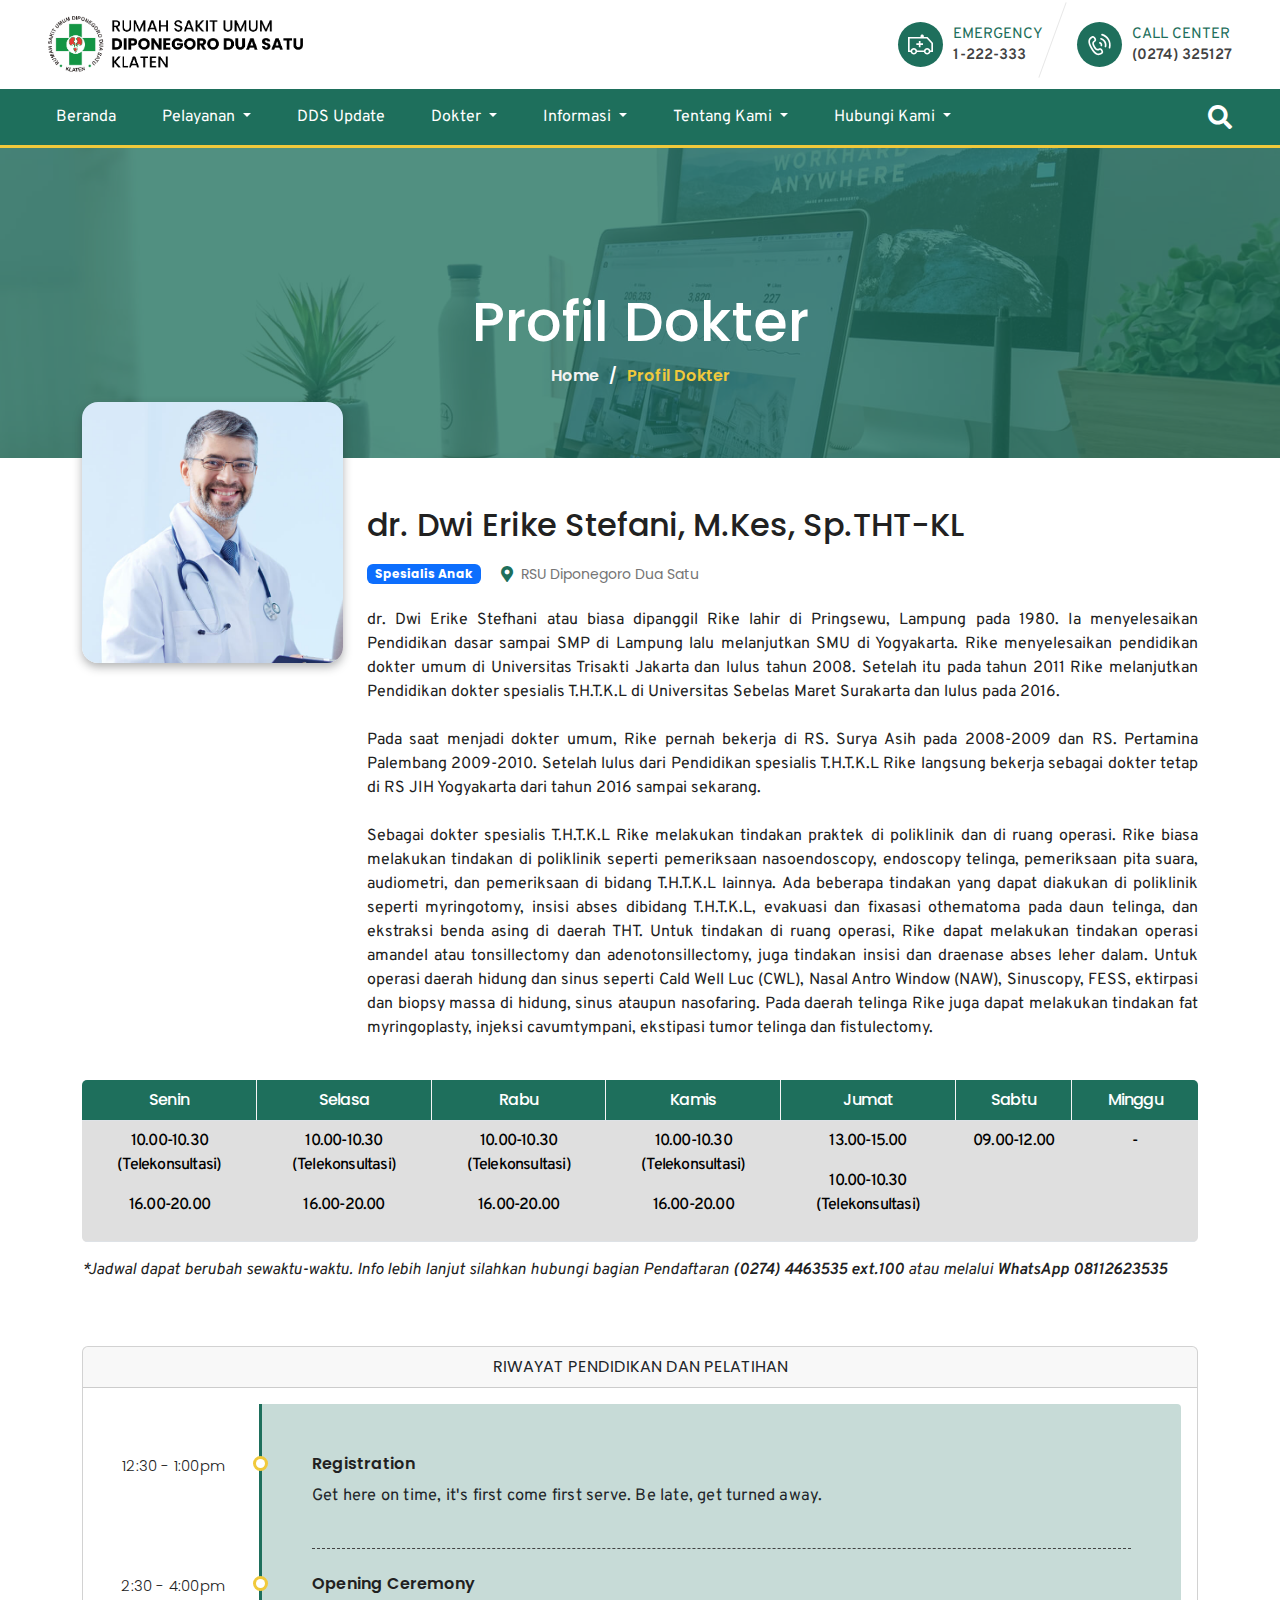
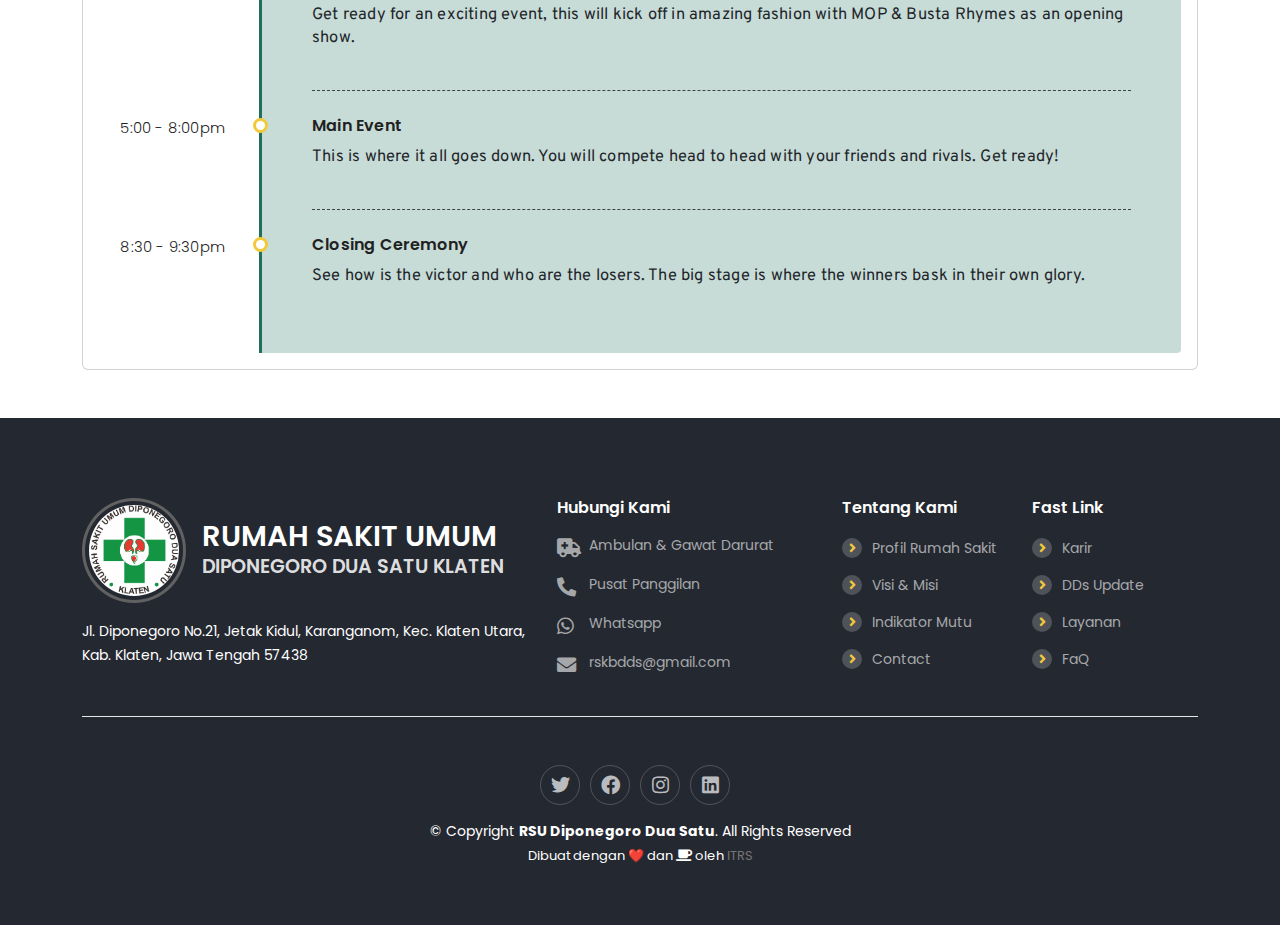
<file: dokter-detail.html>
<!DOCTYPE html>
<html lang="en">
  <head>
    <meta charset="UTF-8" />
    <link href="assets/img/favicon.png" rel="icon" />
    <meta name="viewport" content="width=device-width, initial-scale=1.0" />
    <title>RSU Diponegoro Dua Satu Klaten</title>
    <link rel="stylesheet" href="./assets/css/app.css" />
    <script
      src="https://code.jquery.com/jquery-3.7.0.min.js"
      integrity="sha256-2Pmvv0kuTBOenSvLm6bvfBSSHrUJ+3A7x6P5Ebd07/g="
      crossorigin="anonymous"
    ></script>
  </head>

  <body>
    <header id="header" class="d-none d-md-block">
      <div class="topbar-area px-5 py-3">
        <div class="topbar-content">
          <div class="topbar-brand">
            <a href="index.html">
              <img
                src="./assets/img/logo web black.png"
                alt="Logo RSU"
                class="img-fluid logo-brand"
              />
            </a>
          </div>
          <div class="topbar-info">
            <ul class="info">
              <li class="info-item">
                <div class="icon">
                  <svg
                    class="img-fluid"
                    width="25"
                    height="25"
                    viewBox="0 0 20 20"
                    xmlns="http://www.w3.org/2000/svg"
                  >
                    <path
                      d="M11.3333 2C10.9797 2 10.6406 2.13486 10.3905 2.3749C10.1405 2.61495 10 2.94052 10 3.28V3.92H0V16.08H2.104C2.40133 17.1802 3.432 18 4.66667 18C5.90133 18 6.932 17.1802 7.22933 16.08H12.7707C13.068 17.1802 14.0987 18 15.3333 18C16.568 18 17.5987 17.1802 17.896 16.08H20V8.8L19.8333 8.62016L15.8333 4.14016L15.646 3.92H12.6667V3.28C12.6667 2.94052 12.5262 2.61495 12.2761 2.3749C12.0261 2.13486 11.687 2 11.3333 2ZM1.33333 5.2H15.0207L18.6667 9.28V14.8H17.896C17.5987 13.6998 16.568 12.88 15.3333 12.88C14.0987 12.88 13.068 13.6998 12.7707 14.8H7.22933C6.932 13.6998 5.90133 12.88 4.66667 12.88C3.432 12.88 2.40133 13.6998 2.104 14.8H1.33333V5.2ZM8.66667 7.12V9.04H6.66667V10.32H8.66667V12.24H10V10.32H12V9.04H10V7.12H8.66667ZM4.66667 14.16C5.41133 14.16 6 14.7251 6 15.44C6 16.1549 5.41133 16.72 4.66667 16.72C3.922 16.72 3.33333 16.1549 3.33333 15.44C3.33333 14.7251 3.922 14.16 4.66667 14.16ZM15.3333 14.16C16.078 14.16 16.6667 14.7251 16.6667 15.44C16.6667 16.1549 16.078 16.72 15.3333 16.72C14.5887 16.72 14 16.1549 14 15.44C14 14.7251 14.5887 14.16 15.3333 14.16Z"
                      fill="white"
                    />
                  </svg>
                </div>
                <div class="text">
                  EMERGENCY
                  <a href="tel:1-222-333" target="_blank">
                    <span>1-222-333</span>
                  </a>
                </div>
              </li>
              <li class="info-item">
                <div class="icon">
                  <svg
                    class="img-fluid"
                    width="25"
                    height="25"
                    viewBox="0 0 20 20"
                    fill="none"
                    xmlns="http://www.w3.org/2000/svg"
                  >
                    <g clip-path="url(#clip0_1348_386)">
                      <path
                        fill-rule="evenodd"
                        clip-rule="evenodd"
                        d="M1.08929 6.99303C1.31957 5.32316 2.45093 4.29512 3.85457 3.48767C4.29436 3.23468 4.81684 3.16911 5.30612 3.30288C5.79503 3.43654 6.21088 3.75811 6.46417 4.19523L7.08839 5.27249C7.34168 5.70961 7.41326 6.22922 7.28499 6.71792C7.15661 7.20699 6.83838 7.62504 6.39859 7.87803C5.96698 8.12632 5.75371 8.39156 5.64662 8.63309C5.53714 8.87998 5.51151 9.16381 5.55975 9.48797C5.66095 10.168 6.05696 10.8669 6.38041 11.4251C6.70386 11.9833 7.11336 12.6745 7.65382 13.1018C7.91145 13.3055 8.17097 13.4253 8.44031 13.4543C8.70378 13.4827 9.04096 13.4313 9.47257 13.183C9.91236 12.93 10.4348 12.8644 10.9241 12.9982C11.413 13.1318 11.8289 13.4534 12.0822 13.8905L12.7064 14.9678C12.9597 15.4049 13.0313 15.9245 12.903 16.4132C12.7746 16.9023 12.4564 17.3203 12.0166 17.5733C10.613 18.3808 9.15372 18.843 7.58716 18.2068C6.08722 17.5976 4.6553 16.0399 3.08101 13.3231C1.50673 10.6063 0.868799 8.59187 1.08929 6.99303ZM2.4195 7.17514C2.26348 8.30648 2.697 9.98474 4.24383 12.6542C5.79066 15.3236 7.03262 16.5369 8.09397 16.9679C9.08869 17.3719 10.0781 17.1436 11.3452 16.4147C11.4721 16.3418 11.5658 16.2202 11.604 16.0747C11.6423 15.9289 11.6214 15.771 11.5436 15.6367L10.9193 14.5595C10.8415 14.4252 10.7147 14.3282 10.5688 14.2883C10.4233 14.2485 10.2708 14.2686 10.1439 14.3416C9.50725 14.7078 8.88715 14.848 8.29612 14.7844C7.71095 14.7214 7.21874 14.4657 6.81916 14.1498C6.06088 13.5502 5.53981 12.6504 5.23615 12.1261C5.22987 12.1152 5.22368 12.1046 5.21759 12.094C5.2115 12.0835 5.20531 12.0728 5.19902 12.062C4.89508 11.5378 4.37356 10.6383 4.23156 9.68421C4.15674 9.18144 4.18058 8.62887 4.41843 8.09245C4.65866 7.55067 5.09056 7.08569 5.72724 6.71944C5.8541 6.64646 5.94778 6.5249 5.98597 6.37943C6.02425 6.23358 6.00339 6.0757 5.92557 5.9414L5.30135 4.86415C5.22353 4.72985 5.09673 4.63291 4.95082 4.59302C4.80529 4.55323 4.65278 4.57329 4.52592 4.64627C3.25883 5.37516 2.56572 6.11482 2.4195 7.17514Z"
                        fill="white"
                      />
                      <path
                        fill-rule="evenodd"
                        clip-rule="evenodd"
                        d="M11.3523 1.96472C11.4506 1.60851 11.8201 1.39914 12.1776 1.49708C14.5159 2.13767 16.5123 3.67912 17.7304 5.78117C18.9484 7.88321 19.29 10.3767 18.6777 12.7146C18.584 13.072 18.2173 13.2862 17.8585 13.1929C17.4998 13.0996 17.2848 12.7342 17.3785 12.3768C17.901 10.3815 17.6102 8.24951 16.5676 6.45008C15.5249 4.65065 13.8172 3.33373 11.8216 2.78704C11.4641 2.68909 11.254 2.32093 11.3523 1.96472ZM10.494 5.23459C10.592 4.87831 10.9614 4.66866 11.319 4.76634C12.0478 4.96542 12.7313 5.30593 13.3306 5.76803C13.9299 6.23012 14.4335 6.80491 14.8128 7.45952C15.1921 8.11414 15.4399 8.83606 15.5419 9.58422C15.6439 10.3324 15.5981 11.0924 15.4067 11.8208C15.3129 12.1782 14.946 12.3921 14.5873 12.2986C14.2286 12.205 14.0139 11.8395 14.1078 11.4821C14.2545 10.9236 14.2899 10.3399 14.2114 9.7643C14.1329 9.1887 13.9422 8.63278 13.65 8.12844C13.3577 7.6241 12.9699 7.18155 12.5088 6.82604C12.0478 6.47054 11.5227 6.20919 10.964 6.05656C10.6064 5.95888 10.396 5.59088 10.494 5.23459ZM9.65048 8.49145C9.74886 8.13526 10.1184 7.92597 10.4759 8.02399C11.0807 8.18983 11.5956 8.58808 11.9095 9.12967C12.2233 9.67126 12.312 10.3147 12.1537 10.9195C12.0602 11.277 11.6935 11.4912 11.3347 11.398C10.9759 11.3048 10.7609 10.9394 10.8544 10.582C10.9231 10.3197 10.8852 10.0376 10.7466 9.79858C10.6081 9.55952 10.3819 9.38577 10.1196 9.31387C9.76216 9.21585 9.5521 8.84764 9.65048 8.49145Z"
                        fill="white"
                      />
                    </g>
                    <defs>
                      <clipPath id="clip0_1348_386">
                        <rect width="20" height="20" fill="white" />
                      </clipPath>
                    </defs>
                  </svg>
                </div>
                <div class="text">
                  CALL CENTER
                  <a href="tel:(0274) 325127" target="_blank">
                    <span>(0274) 325127</span>
                  </a>
                </div>
              </li>
            </ul>
          </div>
        </div>
      </div>
    </header>
    <nav id="navbar" class="navbar navbar-expand-lg">
      <div class="container-fluid px-5">
        <a href="index.html" class="navbar-brand d-block d-sm-block d-md-none">
          <img
            src="./assets/img/logo web.png"
            alt="Logo RSU"
            class="img-fluid logo-brand"
          />
        </a>
        <div class="navbar-search-open">
          <i class="fas fa-search search-icon"></i>
        </div>
        <button
          class="navbar-toggler"
          type="button"
          data-bs-toggle="collapse"
          data-bs-target="#navbarNavDropdown"
          aria-controls="navbarNavDropdown"
          aria-expanded="false"
          aria-label="Toggle navigation"
        >
          <span class="navbar-toggler-icon"></span>
        </button>

        <div class="collapse navbar-collapse" id="navbarNavDropdown">
          <ul class="navbar-nav">
            <li class="nav-item">
              <a class="nav-link" aria-current="page" href="#">Beranda</a>
            </li>
            <li class="nav-item dropdown">
              <a
                class="nav-link dropdown-toggle"
                href="#"
                role="button"
                data-bs-toggle="dropdown"
                aria-expanded="false"
              >
                Pelayanan
              </a>
              <ul class="dropdown-menu">
                <li><a class="dropdown-item" href="#">Action</a></li>
                <li><a class="dropdown-item" href="#">Another action</a></li>
                <li>
                  <a class="dropdown-item" href="#">Something else here</a>
                </li>
              </ul>
            </li>
            <li class="nav-item">
              <a class="nav-link" href="#">DDS Update</a>
            </li>
            <li class="nav-item dropdown">
              <a
                class="nav-link dropdown-toggle"
                href="#"
                role="button"
                data-bs-toggle="dropdown"
                aria-expanded="false"
              >
                Dokter
              </a>
              <ul class="dropdown-menu">
                <li><a class="dropdown-item" href="#">Jadwal Dokter</a></li>
                <li><a class="dropdown-item" href="#">Cari Dokter</a></li>
              </ul>
            </li>
            <li class="nav-item dropdown">
              <a
                class="nav-link dropdown-toggle"
                href="#"
                role="button"
                data-bs-toggle="dropdown"
                aria-expanded="false"
              >
                Informasi
              </a>
              <ul class="dropdown-menu">
                <li><a class="dropdown-item" href="#">Alur Pelayanan</a></li>
                <li>
                  <a class="dropdown-item" href="#">Ketersediaan Kamar</a>
                </li>
                <li>
                  <a class="dropdown-item" href="#">Pengumuman</a>
                </li>
                <li>
                  <a class="dropdown-item" href="#">E-Leflet</a>
                </li>
                <li>
                  <a class="dropdown-item" href="#">Karir</a>
                </li>
              </ul>
            </li>
            <li class="nav-item dropdown">
              <a
                class="nav-link dropdown-toggle"
                href="#"
                role="button"
                data-bs-toggle="dropdown"
                aria-expanded="false"
              >
                Tentang Kami
              </a>
              <ul class="dropdown-menu">
                <li><a class="dropdown-item" href="#">Profil</a></li>
                <li><a class="dropdown-item" href="#">Visi Misi</a></li>
              </ul>
            </li>
            <li class="nav-item dropdown">
              <a
                class="nav-link dropdown-toggle"
                href="#"
                role="button"
                data-bs-toggle="dropdown"
                aria-expanded="false"
              >
                Hubungi Kami
              </a>
              <ul class="dropdown-menu">
                <li><a class="dropdown-item" href="#">FAQ</a></li>
                <li><a class="dropdown-item" href="#">Detail Kontak</a></li>
                <li><a class="dropdown-item" href="#">Kritik dan Saran</a></li>
              </ul>
            </li>
          </ul>
        </div>
      </div>
    </nav>
    <div class="box">
      <div class="navbar-search-close">
        <i class="fas fa-times"></i>
      </div>
      <form class="search-area">
        <input type="text" name="" id="" placeholder="Search ..." />
        <button type="submit">cari</button>
      </form>
    </div>

    <main id="main">
      <div
        class="breadcrumbs d-flex align-items-center"
        style="background-image: url('assets/img/blog-header.jpg')"
      >
        <div
          class="container position-relative d-flex flex-column align-items-center"
        >
          <h2>Profil Dokter</h2>
          <ul>
            <li><a href="index.html">Home</a></li>
            <li>Profil Dokter</li>
          </ul>
        </div>
      </div>
      <section id="jadwal-page" class="jadwal-dokter blog">
        <div class="container">
          <div class="position-relative z-2 dokter-profil">
            <div class="row">
              <div class="col-lg-3">
                <div class="doctor-thumbnails">
                  <img
                    src="./assets/img/doctors/doctors-1.jpg"
                    class="img-fluid"
                  />
                </div>
              </div>
              <div class="col-lg-9 mt-5">
                <div class="doctor-content">
                  <h2 class="title">dr. Dwi Erike Stefani, M.Kes, Sp.THT-KL</h2>
                </div>
                <div class="meta-top mb-4">
                  <ul>
                    <li class="d-flex align-items-center">
                      <span class="badge bg-primary">Spesialis Anak</span>
                    </li>
                    <li class="d-flex align-items-center">
                      <i class="fas fa-map-marker-alt"></i>
                      <a href="blog-details.html">RSU Diponegoro Dua Satu</a>
                    </li>
                  </ul>
                </div>
                <div class="doctor-description">
                  <p align="justify">
                    dr. Dwi Erike Stefhani atau biasa dipanggil Rike lahir di
                    Pringsewu, Lampung pada 1980. Ia menyelesaikan Pendidikan
                    dasar sampai SMP di Lampung lalu melanjutkan SMU di
                    Yogyakarta. Rike menyelesaikan pendidikan dokter umum di
                    Universitas Trisakti Jakarta dan lulus tahun 2008. Setelah
                    itu pada tahun 2011 Rike melanjutkan Pendidikan dokter
                    spesialis T.H.T.K.L di Universitas Sebelas Maret Surakarta
                    dan lulus pada 2016.<br /><br />Pada saat menjadi dokter
                    umum, Rike pernah bekerja di RS. Surya Asih pada 2008-2009
                    dan RS. Pertamina Palembang 2009-2010. Setelah lulus dari
                    Pendidikan spesialis T.H.T.K.L Rike langsung bekerja sebagai
                    dokter tetap di RS JIH Yogyakarta dari tahun 2016 sampai
                    sekarang.<br /><br />Sebagai dokter spesialis T.H.T.K.L Rike
                    melakukan tindakan praktek di poliklinik dan di ruang
                    operasi. Rike biasa melakukan tindakan di poliklinik seperti
                    pemeriksaan nasoendoscopy, endoscopy telinga, pemeriksaan
                    pita suara, audiometri, dan pemeriksaan di bidang T.H.T.K.L
                    lainnya. Ada beberapa tindakan yang dapat diakukan di
                    poliklinik seperti myringotomy, insisi abses dibidang
                    T.H.T.K.L, evakuasi dan fixasasi othematoma pada daun
                    telinga, dan ekstraksi benda asing di daerah THT. Untuk
                    tindakan di ruang operasi, Rike dapat melakukan tindakan
                    operasi amandel atau tonsillectomy dan adenotonsillectomy,
                    juga tindakan insisi dan draenase abses leher dalam. Untuk
                    operasi daerah hidung dan sinus seperti Cald Well Luc (CWL),
                    Nasal Antro Window (NAW), Sinuscopy, FESS, ektirpasi dan
                    biopsy massa di hidung, sinus ataupun nasofaring. Pada
                    daerah telinga Rike juga dapat melakukan tindakan fat
                    myringoplasty, injeksi cavumtympani, ekstipasi tumor telinga
                    dan fistulectomy.<br /><br />
                  </p>
                </div>
              </div>
              <div class="col-lg-12">
                <div class="schedule-body">
                  <div class="table-responsive-sm">
                    <table class="table table-schedule">
                      <tbody>
                        <tr>
                          <td style="width: 1.5%">Senin</td>
                          <td style="width: 1.5%">Selasa</td>
                          <td style="width: 1.5%">Rabu</td>
                          <td style="width: 1.5%">Kamis</td>
                          <td style="width: 1.5%">Jumat</td>
                          <td style="width: 1.5%">Sabtu</td>
                          <td style="width: 1.5%">Minggu</td>
                        </tr>
                        <tr>
                          <td>senin</td>
                          <td>
                            <p>10.00-10.30 (Telekonsultasi)</p>
                            <p>16.00-20.00</p>
                          </td>
                          <td>selasa</td>
                          <td>
                            <p>10.00-10.30 (Telekonsultasi)</p>
                            <p>16.00-20.00</p>
                          </td>
                          <td>rabu</td>
                          <td>
                            <p>10.00-10.30 (Telekonsultasi)</p>
                            <p>16.00-20.00</p>
                          </td>
                          <td>kamis</td>
                          <td>
                            <p>10.00-10.30 (Telekonsultasi)</p>
                            <p>16.00-20.00</p>
                          </td>
                          <td>jumat</td>
                          <td>
                            <p>13.00-15.00</p>
                            <p>10.00-10.30 (Telekonsultasi)</p>
                          </td>
                          <td>sabtu</td>
                          <td><p>09.00-12.00</p></td>
                          <td>minggu</td>
                          <td><p>-</p></td>
                        </tr>
                      </tbody>
                    </table>
                  </div>
                </div>
                <p class="font-italic">
                  *Jadwal dapat berubah sewaktu-waktu. Info lebih lanjut
                  silahkan hubungi bagian Pendaftaran
                  <span class="fw-bold"
                    ><a href="tel:(0274) 446 3535" target="_blank">
                      (0274) 4463535 ext.100
                    </a></span
                  >
                  atau melalui
                  <span class="fw-bold"
                    ><a
                      href="https://api.whatsapp.com/send?phone=628112683535"
                      target="_blank"
                      >WhatsApp 08112623535</a
                    ></span
                  >
                </p>
              </div>
            </div>
            <div class="row">
              <div class="col-md-12">
                <div class="card mt-5 mb-5">
                  <div class="card-header text-center">
                    RIWAYAT PENDIDIKAN DAN PELATIHAN
                  </div>
                  <div class="card-body">
                    <div id="content">
                      <ul class="timeline">
                        <li class="event" data-date="12:30 - 1:00pm">
                          <h3>Registration</h3>
                          <p>
                            Get here on time, it's first come first serve. Be
                            late, get turned away.
                          </p>
                        </li>
                        <li class="event" data-date="2:30 - 4:00pm">
                          <h3>Opening Ceremony</h3>
                          <p>
                            Get ready for an exciting event, this will kick off
                            in amazing fashion with MOP &amp; Busta Rhymes as an
                            opening show.
                          </p>
                        </li>
                        <li class="event" data-date="5:00 - 8:00pm">
                          <h3>Main Event</h3>
                          <p>
                            This is where it all goes down. You will compete
                            head to head with your friends and rivals. Get
                            ready!
                          </p>
                        </li>
                        <li class="event" data-date="8:30 - 9:30pm">
                          <h3>Closing Ceremony</h3>
                          <p>
                            See how is the victor and who are the losers. The
                            big stage is where the winners bask in their own
                            glory.
                          </p>
                        </li>
                      </ul>
                    </div>
                  </div>
                </div>
              </div>
            </div>
          </div>
        </div>
      </section>
    </main>
    <footer class="footer">
      <div class="footer-content position-relative">
        <div class="container">
          <div class="row gy-4">
            <div class="col-lg-5 col-md-12 footer-info">
              <a href="index.html" class="logo d-flex align-items-center mb-3">
                <div class="footer-logo">
                  <img
                    src="assets/img/logo1.jpg"
                    alt=""
                    class="img-fluid rounded-circle"
                  />
                </div>
                <div class="footer-name ms-3">
                  <h2 class="text-uppercase fw-bold">RUMAH SAKIT UMUM</h2>
                  <p class="text-uppercase fw-bold">
                    DIPONEGORO DUA SATU KLATEN
                  </p>
                </div>
              </a>
              <p>
                Jl. Diponegoro No.21, Jetak Kidul, Karanganom, Kec. Klaten
                Utara, Kab. Klaten, Jawa Tengah 57438
              </p>
            </div>

            <div class="col-lg-3 col-6 footer-emergency">
              <h4>Hubungi Kami</h4>
              <ul>
                <li>
                  <a href="#" class="d-inline-flex">
                    <div class="icon">
                      <i class="fas fa-ambulance"></i>
                    </div>
                    <div class="text">Ambulan & Gawat Darurat</div>
                  </a>
                </li>
                <li>
                  <a href="#" class="d-inline-flex">
                    <div class="icon">
                      <i class="fas fa-phone-alt"></i>
                    </div>
                    <div class="text">Pusat Panggilan</div>
                  </a>
                </li>
                <li>
                  <a href="#" class="d-inline-flex">
                    <div class="icon">
                      <i class="fab fa-whatsapp"></i>
                    </div>
                    <div class="text">Whatsapp</div>
                  </a>
                </li>
                <li>
                  <a href="#" class="d-inline-flex">
                    <div class="icon"><i class="fas fa-envelope"></i></div>
                    <div class="text">rskbdds@gmail.com</div>
                  </a>
                </li>
              </ul>
            </div>

            <div class="col-lg-2 col-6 footer-links">
              <h4>Tentang Kami</h4>
              <ul>
                <li><a href="#">Profil Rumah Sakit</a></li>
                <li><a href="#">Visi & Misi</a></li>
                <li><a href="#">Indikator Mutu</a></li>
                <li><a href="#">Contact</a></li>
              </ul>
            </div>

            <div
              class="col-lg-2 col-md-12 footer-links text-center text-md-start"
            >
              <h4>Fast Link</h4>
              <ul>
                <li><a href="#">Karir</a></li>
                <li><a href="#">DDs Update</a></li>
                <li><a href="#">Layanan</a></li>
                <li><a href="#">FaQ</a></li>
              </ul>
            </div>
          </div>
        </div>
      </div>

      <div class="footer-legal text-center position-relative">
        <div class="container">
          <div class="footer-line">
            <div class="social-links d-flex mt-5 justify-content-center">
              <!-- Added 'justify-content-center' class here -->
              <a
                href="#"
                class="d-flex align-items-center justify-content-center"
                ><i class="fab fa-twitter"></i
              ></a>
              <a
                href="#"
                class="d-flex align-items-center justify-content-center"
                ><i class="fab fa-facebook"></i
              ></a>
              <a
                href="#"
                class="d-flex align-items-center justify-content-center"
                ><i class="fab fa-instagram"></i
              ></a>
              <a
                href="#"
                class="d-flex align-items-center justify-content-center"
                ><i class="fab fa-linkedin"></i
              ></a>
            </div>
            <div class="copyright">
              &copy; Copyright
              <strong><span>RSU Diponegoro Dua Satu</span></strong
              >. All Rights Reserved
            </div>
            <div class="credits">
              Dibuat dengan ❤️ dan <i class="fas fa-coffee"></i> oleh
              <a href="#">ITRS</a>
            </div>
          </div>
        </div>
      </div>
    </footer>

    <a
      href="#"
      class="scroll-top d-flex align-items-center justify-content-center"
      ><i class="fas fa-arrow-up"></i
    ></a>

    <!-- Option 1: Bootstrap Bundle with Popper -->
    <script
      src="https://cdn.jsdelivr.net/npm/bootstrap@5.3.1/dist/js/bootstrap.bundle.min.js"
      integrity="sha384-HwwvtgBNo3bZJJLYd8oVXjrBZt8cqVSpeBNS5n7C8IVInixGAoxmnlMuBnhbgrkm"
      crossorigin="anonymous"
    ></script>
    <script src="https://cdn.jsdelivr.net/npm/swiper@10/swiper-bundle.min.js"></script>
    <script src="./assets/js/app.js"></script>
  </body>
</html>
</file>
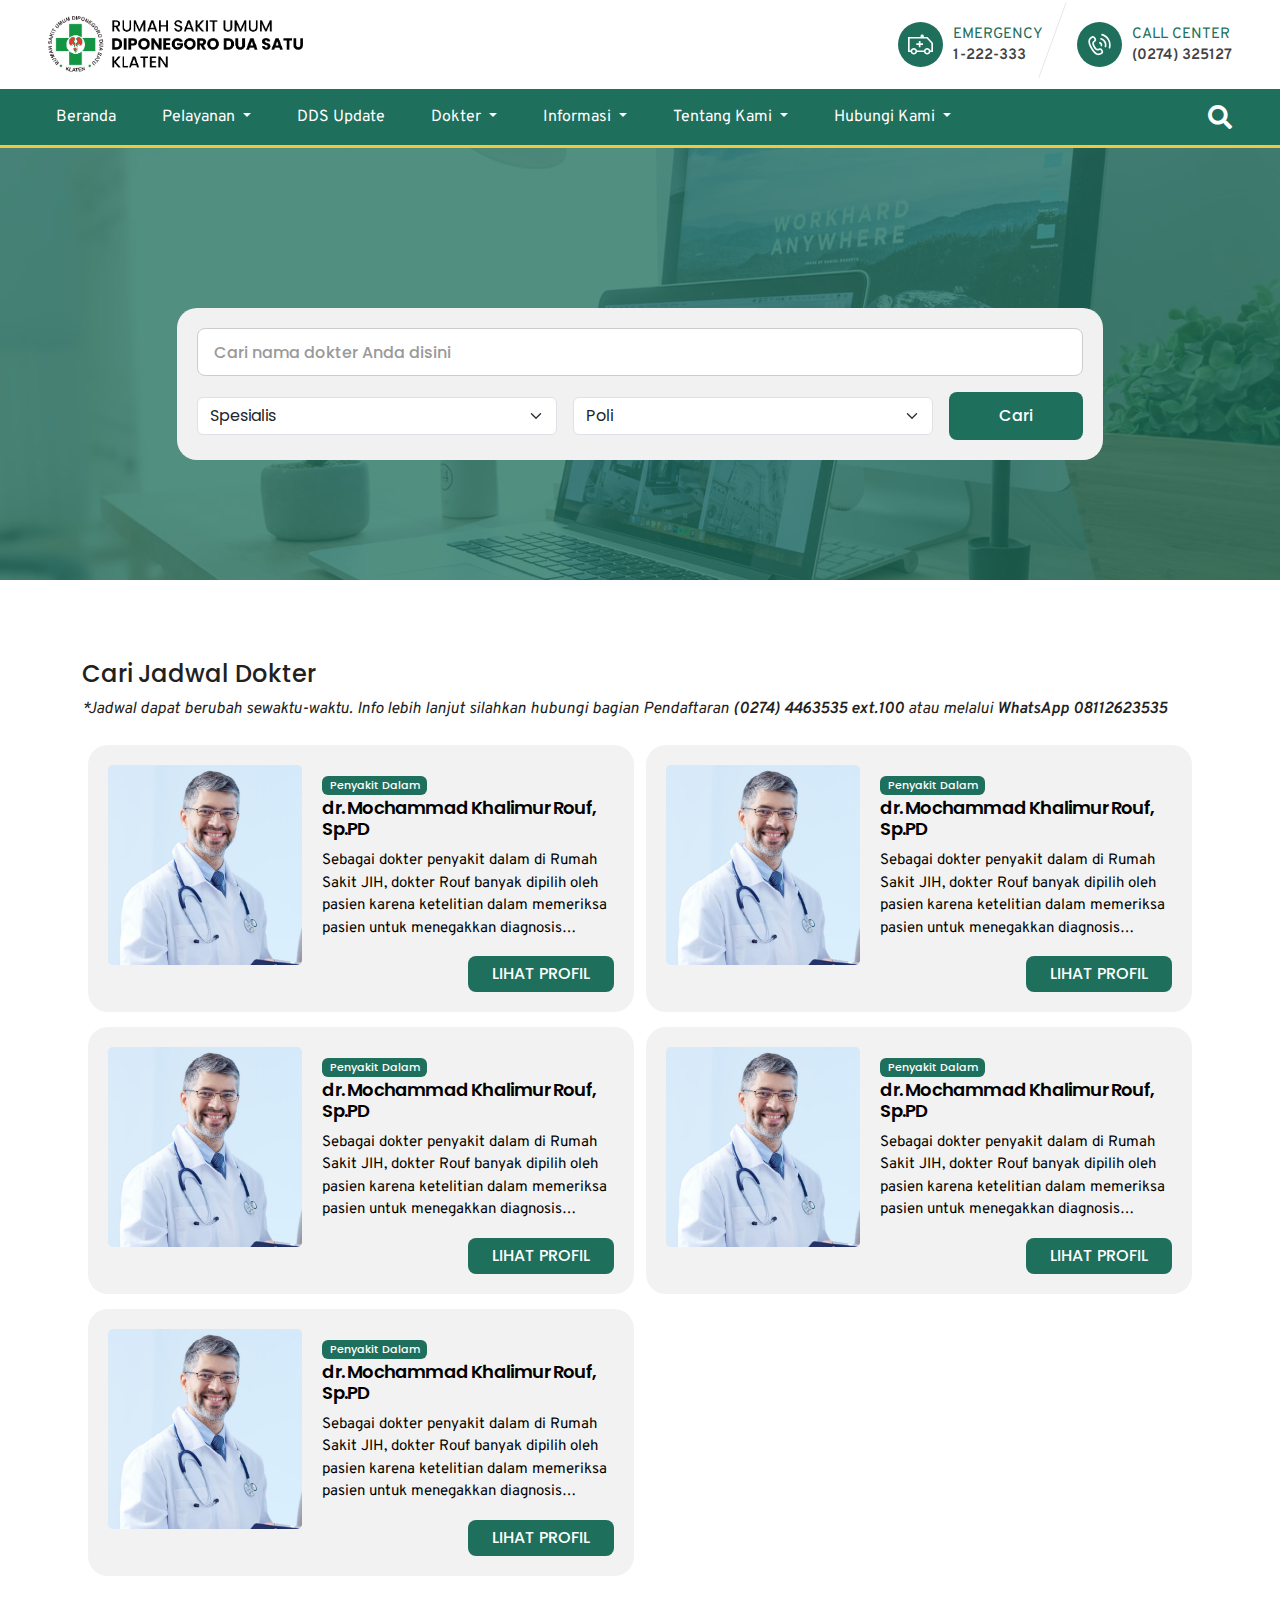
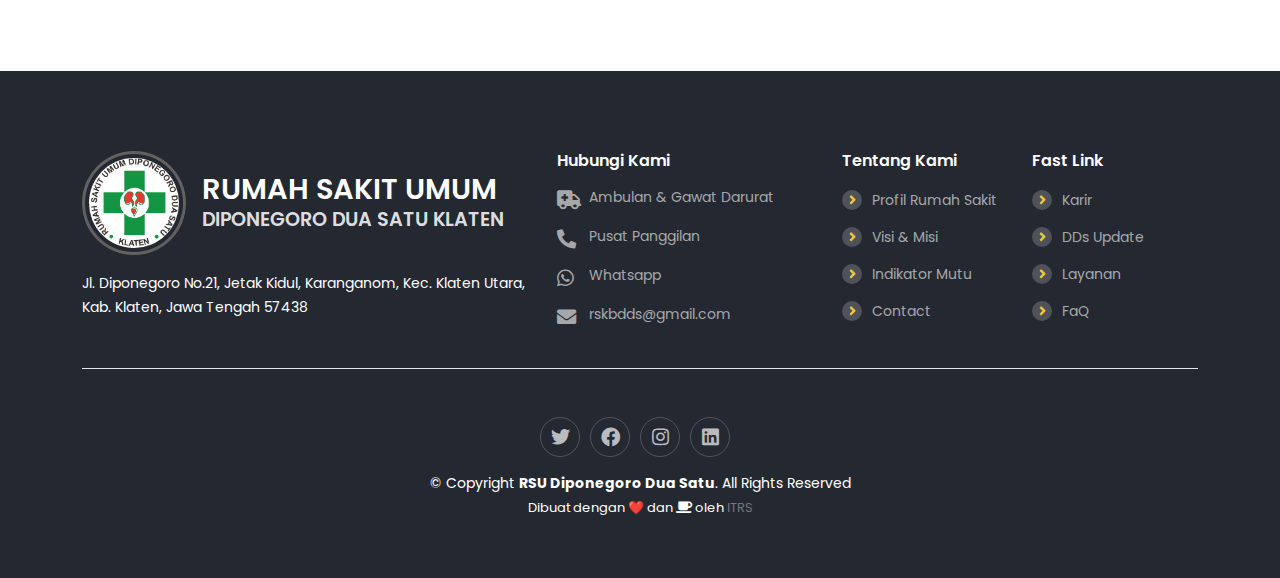
<file: dokter.html>
<!DOCTYPE html>
<html lang="en">
  <head>
    <meta charset="UTF-8" />
    <link href="assets/img/favicon.png" rel="icon" />
    <meta name="viewport" content="width=device-width, initial-scale=1.0" />
    <title>RSU Diponegoro Dua Satu Klaten</title>
    <link rel="stylesheet" href="./assets/css/app.css" />
    <script
      src="https://code.jquery.com/jquery-3.7.0.min.js"
      integrity="sha256-2Pmvv0kuTBOenSvLm6bvfBSSHrUJ+3A7x6P5Ebd07/g="
      crossorigin="anonymous"
    ></script>
  </head>

  <body>
    <header id="header" class="d-none d-md-block">
      <div class="topbar-area px-5 py-3">
        <div class="topbar-content">
          <div class="topbar-brand">
            <a href="index.html">
              <img
                src="./assets/img/logo web black.png"
                alt="Logo RSU"
                class="img-fluid logo-brand"
              />
            </a>
          </div>
          <div class="topbar-info">
            <ul class="info">
              <li class="info-item">
                <div class="icon">
                  <svg
                    class="img-fluid"
                    width="25"
                    height="25"
                    viewBox="0 0 20 20"
                    xmlns="http://www.w3.org/2000/svg"
                  >
                    <path
                      d="M11.3333 2C10.9797 2 10.6406 2.13486 10.3905 2.3749C10.1405 2.61495 10 2.94052 10 3.28V3.92H0V16.08H2.104C2.40133 17.1802 3.432 18 4.66667 18C5.90133 18 6.932 17.1802 7.22933 16.08H12.7707C13.068 17.1802 14.0987 18 15.3333 18C16.568 18 17.5987 17.1802 17.896 16.08H20V8.8L19.8333 8.62016L15.8333 4.14016L15.646 3.92H12.6667V3.28C12.6667 2.94052 12.5262 2.61495 12.2761 2.3749C12.0261 2.13486 11.687 2 11.3333 2ZM1.33333 5.2H15.0207L18.6667 9.28V14.8H17.896C17.5987 13.6998 16.568 12.88 15.3333 12.88C14.0987 12.88 13.068 13.6998 12.7707 14.8H7.22933C6.932 13.6998 5.90133 12.88 4.66667 12.88C3.432 12.88 2.40133 13.6998 2.104 14.8H1.33333V5.2ZM8.66667 7.12V9.04H6.66667V10.32H8.66667V12.24H10V10.32H12V9.04H10V7.12H8.66667ZM4.66667 14.16C5.41133 14.16 6 14.7251 6 15.44C6 16.1549 5.41133 16.72 4.66667 16.72C3.922 16.72 3.33333 16.1549 3.33333 15.44C3.33333 14.7251 3.922 14.16 4.66667 14.16ZM15.3333 14.16C16.078 14.16 16.6667 14.7251 16.6667 15.44C16.6667 16.1549 16.078 16.72 15.3333 16.72C14.5887 16.72 14 16.1549 14 15.44C14 14.7251 14.5887 14.16 15.3333 14.16Z"
                      fill="white"
                    />
                  </svg>
                </div>
                <div class="text">
                  EMERGENCY
                  <a href="tel:1-222-333" target="_blank">
                    <span>1-222-333</span>
                  </a>
                </div>
              </li>
              <li class="info-item">
                <div class="icon">
                  <svg
                    class="img-fluid"
                    width="25"
                    height="25"
                    viewBox="0 0 20 20"
                    fill="none"
                    xmlns="http://www.w3.org/2000/svg"
                  >
                    <g clip-path="url(#clip0_1348_386)">
                      <path
                        fill-rule="evenodd"
                        clip-rule="evenodd"
                        d="M1.08929 6.99303C1.31957 5.32316 2.45093 4.29512 3.85457 3.48767C4.29436 3.23468 4.81684 3.16911 5.30612 3.30288C5.79503 3.43654 6.21088 3.75811 6.46417 4.19523L7.08839 5.27249C7.34168 5.70961 7.41326 6.22922 7.28499 6.71792C7.15661 7.20699 6.83838 7.62504 6.39859 7.87803C5.96698 8.12632 5.75371 8.39156 5.64662 8.63309C5.53714 8.87998 5.51151 9.16381 5.55975 9.48797C5.66095 10.168 6.05696 10.8669 6.38041 11.4251C6.70386 11.9833 7.11336 12.6745 7.65382 13.1018C7.91145 13.3055 8.17097 13.4253 8.44031 13.4543C8.70378 13.4827 9.04096 13.4313 9.47257 13.183C9.91236 12.93 10.4348 12.8644 10.9241 12.9982C11.413 13.1318 11.8289 13.4534 12.0822 13.8905L12.7064 14.9678C12.9597 15.4049 13.0313 15.9245 12.903 16.4132C12.7746 16.9023 12.4564 17.3203 12.0166 17.5733C10.613 18.3808 9.15372 18.843 7.58716 18.2068C6.08722 17.5976 4.6553 16.0399 3.08101 13.3231C1.50673 10.6063 0.868799 8.59187 1.08929 6.99303ZM2.4195 7.17514C2.26348 8.30648 2.697 9.98474 4.24383 12.6542C5.79066 15.3236 7.03262 16.5369 8.09397 16.9679C9.08869 17.3719 10.0781 17.1436 11.3452 16.4147C11.4721 16.3418 11.5658 16.2202 11.604 16.0747C11.6423 15.9289 11.6214 15.771 11.5436 15.6367L10.9193 14.5595C10.8415 14.4252 10.7147 14.3282 10.5688 14.2883C10.4233 14.2485 10.2708 14.2686 10.1439 14.3416C9.50725 14.7078 8.88715 14.848 8.29612 14.7844C7.71095 14.7214 7.21874 14.4657 6.81916 14.1498C6.06088 13.5502 5.53981 12.6504 5.23615 12.1261C5.22987 12.1152 5.22368 12.1046 5.21759 12.094C5.2115 12.0835 5.20531 12.0728 5.19902 12.062C4.89508 11.5378 4.37356 10.6383 4.23156 9.68421C4.15674 9.18144 4.18058 8.62887 4.41843 8.09245C4.65866 7.55067 5.09056 7.08569 5.72724 6.71944C5.8541 6.64646 5.94778 6.5249 5.98597 6.37943C6.02425 6.23358 6.00339 6.0757 5.92557 5.9414L5.30135 4.86415C5.22353 4.72985 5.09673 4.63291 4.95082 4.59302C4.80529 4.55323 4.65278 4.57329 4.52592 4.64627C3.25883 5.37516 2.56572 6.11482 2.4195 7.17514Z"
                        fill="white"
                      />
                      <path
                        fill-rule="evenodd"
                        clip-rule="evenodd"
                        d="M11.3523 1.96472C11.4506 1.60851 11.8201 1.39914 12.1776 1.49708C14.5159 2.13767 16.5123 3.67912 17.7304 5.78117C18.9484 7.88321 19.29 10.3767 18.6777 12.7146C18.584 13.072 18.2173 13.2862 17.8585 13.1929C17.4998 13.0996 17.2848 12.7342 17.3785 12.3768C17.901 10.3815 17.6102 8.24951 16.5676 6.45008C15.5249 4.65065 13.8172 3.33373 11.8216 2.78704C11.4641 2.68909 11.254 2.32093 11.3523 1.96472ZM10.494 5.23459C10.592 4.87831 10.9614 4.66866 11.319 4.76634C12.0478 4.96542 12.7313 5.30593 13.3306 5.76803C13.9299 6.23012 14.4335 6.80491 14.8128 7.45952C15.1921 8.11414 15.4399 8.83606 15.5419 9.58422C15.6439 10.3324 15.5981 11.0924 15.4067 11.8208C15.3129 12.1782 14.946 12.3921 14.5873 12.2986C14.2286 12.205 14.0139 11.8395 14.1078 11.4821C14.2545 10.9236 14.2899 10.3399 14.2114 9.7643C14.1329 9.1887 13.9422 8.63278 13.65 8.12844C13.3577 7.6241 12.9699 7.18155 12.5088 6.82604C12.0478 6.47054 11.5227 6.20919 10.964 6.05656C10.6064 5.95888 10.396 5.59088 10.494 5.23459ZM9.65048 8.49145C9.74886 8.13526 10.1184 7.92597 10.4759 8.02399C11.0807 8.18983 11.5956 8.58808 11.9095 9.12967C12.2233 9.67126 12.312 10.3147 12.1537 10.9195C12.0602 11.277 11.6935 11.4912 11.3347 11.398C10.9759 11.3048 10.7609 10.9394 10.8544 10.582C10.9231 10.3197 10.8852 10.0376 10.7466 9.79858C10.6081 9.55952 10.3819 9.38577 10.1196 9.31387C9.76216 9.21585 9.5521 8.84764 9.65048 8.49145Z"
                        fill="white"
                      />
                    </g>
                    <defs>
                      <clipPath id="clip0_1348_386">
                        <rect width="20" height="20" fill="white" />
                      </clipPath>
                    </defs>
                  </svg>
                </div>
                <div class="text">
                  CALL CENTER
                  <a href="tel:(0274) 325127" target="_blank">
                    <span>(0274) 325127</span>
                  </a>
                </div>
              </li>
            </ul>
          </div>
        </div>
      </div>
    </header>
    <nav id="navbar" class="navbar navbar-expand-lg">
      <div class="container-fluid px-5">
        <a href="index.html" class="navbar-brand d-block d-sm-block d-md-none">
          <img
            src="./assets/img/logo web.png"
            alt="Logo RSU"
            class="img-fluid logo-brand"
          />
        </a>
        <div class="navbar-search-open">
          <i class="fas fa-search search-icon"></i>
        </div>
        <button
          class="navbar-toggler"
          type="button"
          data-bs-toggle="collapse"
          data-bs-target="#navbarNavDropdown"
          aria-controls="navbarNavDropdown"
          aria-expanded="false"
          aria-label="Toggle navigation"
        >
          <span class="navbar-toggler-icon"></span>
        </button>

        <div class="collapse navbar-collapse" id="navbarNavDropdown">
          <ul class="navbar-nav">
            <li class="nav-item">
              <a class="nav-link" aria-current="page" href="#">Beranda</a>
            </li>
            <li class="nav-item dropdown">
              <a
                class="nav-link dropdown-toggle"
                href="#"
                role="button"
                data-bs-toggle="dropdown"
                aria-expanded="false"
              >
                Pelayanan
              </a>
              <ul class="dropdown-menu">
                <li><a class="dropdown-item" href="#">Action</a></li>
                <li><a class="dropdown-item" href="#">Another action</a></li>
                <li>
                  <a class="dropdown-item" href="#">Something else here</a>
                </li>
              </ul>
            </li>
            <li class="nav-item">
              <a class="nav-link" href="#">DDS Update</a>
            </li>
            <li class="nav-item dropdown">
              <a
                class="nav-link dropdown-toggle"
                href="#"
                role="button"
                data-bs-toggle="dropdown"
                aria-expanded="false"
              >
                Dokter
              </a>
              <ul class="dropdown-menu">
                <li><a class="dropdown-item" href="#">Jadwal Dokter</a></li>
                <li><a class="dropdown-item" href="#">Cari Dokter</a></li>
              </ul>
            </li>
            <li class="nav-item dropdown">
              <a
                class="nav-link dropdown-toggle"
                href="#"
                role="button"
                data-bs-toggle="dropdown"
                aria-expanded="false"
              >
                Informasi
              </a>
              <ul class="dropdown-menu">
                <li><a class="dropdown-item" href="#">Alur Pelayanan</a></li>
                <li>
                  <a class="dropdown-item" href="#">Ketersediaan Kamar</a>
                </li>
                <li>
                  <a class="dropdown-item" href="#">Pengumuman</a>
                </li>
                <li>
                  <a class="dropdown-item" href="#">E-Leflet</a>
                </li>
                <li>
                  <a class="dropdown-item" href="#">Karir</a>
                </li>
              </ul>
            </li>
            <li class="nav-item dropdown">
              <a
                class="nav-link dropdown-toggle"
                href="#"
                role="button"
                data-bs-toggle="dropdown"
                aria-expanded="false"
              >
                Tentang Kami
              </a>
              <ul class="dropdown-menu">
                <li><a class="dropdown-item" href="#">Profil</a></li>
                <li><a class="dropdown-item" href="#">Visi Misi</a></li>
              </ul>
            </li>
            <li class="nav-item dropdown">
              <a
                class="nav-link dropdown-toggle"
                href="#"
                role="button"
                data-bs-toggle="dropdown"
                aria-expanded="false"
              >
                Hubungi Kami
              </a>
              <ul class="dropdown-menu">
                <li><a class="dropdown-item" href="#">FAQ</a></li>
                <li><a class="dropdown-item" href="#">Detail Kontak</a></li>
                <li><a class="dropdown-item" href="#">Kritik dan Saran</a></li>
              </ul>
            </li>
          </ul>
        </div>
      </div>
    </nav>
    <div class="box">
      <div class="navbar-search-close">
        <i class="fas fa-times"></i>
      </div>
      <form class="search-area">
        <input type="text" name="" id="" placeholder="Search ..." />
        <button type="submit">cari</button>
      </form>
    </div>

    <main id="main">
      <div
        class="jadwal-header"
        style="background-image: url('assets/img/blog-header.jpg')"
      >
        <div class="container">
          <div class="row">
            <div class="col-xl-10 col-lg-11 m-auto">
              <div class="filter-content">
                <div class="dokter-filter">
                  <form class="row g-3">
                    <div class="col-12">
                      <input
                        type="text"
                        class="form-control"
                        placeholder="Cari nama dokter Anda disini"
                        aria-label="dokter"
                      />
                    </div>
                    <div class="col-md-5">
                      <select class="form-select" aria-label="spesialis">
                        <option selected>Spesialis</option>
                        <option value="1">Dokter Umum</option>
                        <option value="2">Dokter Gigi</option>
                        <option value="3">Dokter Anak</option>
                        <option value="4">Dokter Kandungan</option>
                        <option value="5">Dokter Bedah</option>
                        <option value="6">Dokter Penyakit Dalam</option>
                        <option value="7">Dokter THT</option>
                        <option value="8">Dokter Mata</option>
                        <option value="9">Dokter Kulit</option>
                        <option value="10">Dokter Jantung</option>
                        <option value="11">Dokter Saraf</option>
                        <option value="12">Dokter Paru</option>
                        <option value="13">Dokter Rehabilitasi Medik</option>
                        <option value="14">Dokter Gizi</option>
                        <option value="15">Dokter Forensik</option>
                        <option value="16">Dokter Jiwa</option>
                        <option value="17">Dokter Spesialis Lainnya</option>
                      </select>
                    </div>

                    <div class="col-md-5">
                      <select class="form-select" aria-label="poli">
                        <option selected>Poli</option>
                        <option value="1">Poli Umum</option>
                        <option value="2">Poli Gigi</option>
                        <option value="3">Poli Anak</option>
                        <option value="4">Poli Kandungan</option>
                        <option value="5">Poli Bedah</option>
                        <option value="6">Poli Penyakit Dalam</option>
                        <option value="7">Poli THT</option>
                        <option value="8">Poli Mata</option>
                        <option value="9">Poli Kulit</option>
                        <option value="10">Poli Jantung</option>
                        <option value="11">Poli Saraf</option>
                        <option value="12">Poli Paru</option>
                        <option value="13">Poli Rehabilitasi Medik</option>
                        <option value="14">Poli Gizi</option>
                        <option value="15">Poli Forensik</option>
                        <option value="16">Poli Jiwa</option>
                        <option value="17">Poli Spesialis Lainnya</option>
                      </select>
                    </div>
                    <!-- button -->
                    <div class="col-2">
                      <button type="submit" class="btn btn-primary">
                        Cari
                      </button>
                    </div>
                  </form>
                </div>
              </div>
            </div>
          </div>
        </div>
      </div>
      <section id="jadwal-page" class="jadwal-dokter section-md">
        <div class="container">
          <div class="mb-4">
            <h4>Cari Jadwal Dokter</h4>
            <p class="font-italic">
              *Jadwal dapat berubah sewaktu-waktu. Info lebih lanjut silahkan
              hubungi bagian Pendaftaran
              <span class="fw-bold"
                ><a href="tel:(0274) 446 3535" target="_blank">
                  (0274) 4463535 ext.100
                </a></span
              >
              atau melalui
              <span class="fw-bold"
                ><a
                  href="https://api.whatsapp.com/send?phone=628112683535"
                  target="_blank"
                  >WhatsApp 08112623535</a
                ></span
              >
            </p>
          </div>
          <div class="position-relative z-2">
            <ul class="list-doctor flex-2-column">
              <li class="flex-col">
                <div
                  class="card card-style card-schedule-doctor card-doctor-display-2"
                >
                  <div class="doctor-thumbnails">
                    <img
                      src="./assets/img/doctors/doctors-1.jpg"
                      class="img-fluid"
                    />
                  </div>
                  <div class="doctor-schedule">
                    <div class="schedule-head">
                      <div class="doctor-spesialis">
                        <span class="badge badge-accent">Penyakit Dalam</span>
                      </div>
                      <h2 class="doctor-name">
                        dr. Mochammad Khalimur Rouf, Sp.PD
                      </h2>
                    </div>
                    <div class="schedule-body">
                      <p class="doctor-desc">
                        Sebagai dokter penyakit dalam di Rumah Sakit JIH, dokter
                        Rouf banyak dipilih oleh pasien karena ketelitian dalam
                        memeriksa pasien untuk menegakkan diagnosis penyakit dan
                        membuat rencana terapinya. Di samping itu dr. Rouf
                        sangat ahli dalam komunikasi terapeutik, sehingga pasien
                        merasa terpuaskan dalam mendapatkan informasi terkait
                        dengan penyakit yang sedang dideritanya.Dr. Rouf unggul
                        dalam mengelola penyakit-penyakit degeneratif, penyakit
                        metabolik, penyakit endokrin,seperti gangguan
                        kolesterol, asam urat, diabetes, tiroid, hipertensi,
                        berbagai infeksi di sistem pencernaan, saluran kemih,
                        hepatitis, gastritis, infeksi saluran pernafasan,
                        berbagai alergi pada orang dewasa, dll.Disarankan
                        pasien/keluarga pasien bisa memanfaatkan waktu
                        konsultasi dengan dr Rouf sebaik-baiknya untuk
                        mendapatkan terapi terbaik bagi pasien.
                      </p>
                    </div>
                    <div class="schedule-footer">
                      <a
                        href="https://rs-jih.co.id/rsjih/doctor/profile/dr-mochammad-khalimur-rouf-sppd/TWliOUp5cVNnSFhZTElmeEl0WkR6dz09"
                        class="btn btn-primary px-4 rounded-8"
                        >LIHAT PROFIL</a
                      >
                    </div>
                  </div>
                </div>
              </li>
              <li class="flex-col">
                <div
                  class="card card-style card-schedule-doctor card-doctor-display-2"
                >
                  <div class="doctor-thumbnails">
                    <img
                      src="./assets/img/doctors/doctors-1.jpg"
                      class="img-fluid"
                    />
                  </div>
                  <div class="doctor-schedule">
                    <div class="schedule-head">
                      <div class="doctor-spesialis">
                        <span class="badge badge-accent">Penyakit Dalam</span>
                      </div>
                      <h2 class="doctor-name">
                        dr. Mochammad Khalimur Rouf, Sp.PD
                      </h2>
                    </div>
                    <div class="schedule-body">
                      <p class="doctor-desc">
                        Sebagai dokter penyakit dalam di Rumah Sakit JIH, dokter
                        Rouf banyak dipilih oleh pasien karena ketelitian dalam
                        memeriksa pasien untuk menegakkan diagnosis penyakit dan
                        membuat rencana terapinya. Di samping itu dr. Rouf
                        sangat ahli dalam komunikasi terapeutik, sehingga pasien
                        merasa terpuaskan dalam mendapatkan informasi terkait
                        dengan penyakit yang sedang dideritanya.Dr. Rouf unggul
                        dalam mengelola penyakit-penyakit degeneratif, penyakit
                        metabolik, penyakit endokrin,seperti gangguan
                        kolesterol, asam urat, diabetes, tiroid, hipertensi,
                        berbagai infeksi di sistem pencernaan, saluran kemih,
                        hepatitis, gastritis, infeksi saluran pernafasan,
                        berbagai alergi pada orang dewasa, dll.Disarankan
                        pasien/keluarga pasien bisa memanfaatkan waktu
                        konsultasi dengan dr Rouf sebaik-baiknya untuk
                        mendapatkan terapi terbaik bagi pasien.
                      </p>
                    </div>
                    <div class="schedule-footer">
                      <a
                        href="https://rs-jih.co.id/rsjih/doctor/profile/dr-mochammad-khalimur-rouf-sppd/TWliOUp5cVNnSFhZTElmeEl0WkR6dz09"
                        class="btn btn-primary px-4 rounded-8"
                        >LIHAT PROFIL</a
                      >
                    </div>
                  </div>
                </div>
              </li>
              <li class="flex-col">
                <div
                  class="card card-style card-schedule-doctor card-doctor-display-2"
                >
                  <div class="doctor-thumbnails">
                    <img
                      src="./assets/img/doctors/doctors-1.jpg"
                      class="img-fluid"
                    />
                  </div>
                  <div class="doctor-schedule">
                    <div class="schedule-head">
                      <div class="doctor-spesialis">
                        <span class="badge badge-accent">Penyakit Dalam</span>
                      </div>
                      <h2 class="doctor-name">
                        dr. Mochammad Khalimur Rouf, Sp.PD
                      </h2>
                    </div>
                    <div class="schedule-body">
                      <p class="doctor-desc">
                        Sebagai dokter penyakit dalam di Rumah Sakit JIH, dokter
                        Rouf banyak dipilih oleh pasien karena ketelitian dalam
                        memeriksa pasien untuk menegakkan diagnosis penyakit dan
                        membuat rencana terapinya. Di samping itu dr. Rouf
                        sangat ahli dalam komunikasi terapeutik, sehingga pasien
                        merasa terpuaskan dalam mendapatkan informasi terkait
                        dengan penyakit yang sedang dideritanya.Dr. Rouf unggul
                        dalam mengelola penyakit-penyakit degeneratif, penyakit
                        metabolik, penyakit endokrin,seperti gangguan
                        kolesterol, asam urat, diabetes, tiroid, hipertensi,
                        berbagai infeksi di sistem pencernaan, saluran kemih,
                        hepatitis, gastritis, infeksi saluran pernafasan,
                        berbagai alergi pada orang dewasa, dll.Disarankan
                        pasien/keluarga pasien bisa memanfaatkan waktu
                        konsultasi dengan dr Rouf sebaik-baiknya untuk
                        mendapatkan terapi terbaik bagi pasien.
                      </p>
                    </div>
                    <div class="schedule-footer">
                      <a
                        href="https://rs-jih.co.id/rsjih/doctor/profile/dr-mochammad-khalimur-rouf-sppd/TWliOUp5cVNnSFhZTElmeEl0WkR6dz09"
                        class="btn btn-primary px-4 rounded-8"
                        >LIHAT PROFIL</a
                      >
                    </div>
                  </div>
                </div>
              </li>
              <li class="flex-col">
                <div
                  class="card card-style card-schedule-doctor card-doctor-display-2"
                >
                  <div class="doctor-thumbnails">
                    <img
                      src="./assets/img/doctors/doctors-1.jpg"
                      class="img-fluid"
                    />
                  </div>
                  <div class="doctor-schedule">
                    <div class="schedule-head">
                      <div class="doctor-spesialis">
                        <span class="badge badge-accent">Penyakit Dalam</span>
                      </div>
                      <h2 class="doctor-name">
                        dr. Mochammad Khalimur Rouf, Sp.PD
                      </h2>
                    </div>
                    <div class="schedule-body">
                      <p class="doctor-desc">
                        Sebagai dokter penyakit dalam di Rumah Sakit JIH, dokter
                        Rouf banyak dipilih oleh pasien karena ketelitian dalam
                        memeriksa pasien untuk menegakkan diagnosis penyakit dan
                        membuat rencana terapinya. Di samping itu dr. Rouf
                        sangat ahli dalam komunikasi terapeutik, sehingga pasien
                        merasa terpuaskan dalam mendapatkan informasi terkait
                        dengan penyakit yang sedang dideritanya.Dr. Rouf unggul
                        dalam mengelola penyakit-penyakit degeneratif, penyakit
                        metabolik, penyakit endokrin,seperti gangguan
                        kolesterol, asam urat, diabetes, tiroid, hipertensi,
                        berbagai infeksi di sistem pencernaan, saluran kemih,
                        hepatitis, gastritis, infeksi saluran pernafasan,
                        berbagai alergi pada orang dewasa, dll.Disarankan
                        pasien/keluarga pasien bisa memanfaatkan waktu
                        konsultasi dengan dr Rouf sebaik-baiknya untuk
                        mendapatkan terapi terbaik bagi pasien.
                      </p>
                    </div>
                    <div class="schedule-footer">
                      <a
                        href="https://rs-jih.co.id/rsjih/doctor/profile/dr-mochammad-khalimur-rouf-sppd/TWliOUp5cVNnSFhZTElmeEl0WkR6dz09"
                        class="btn btn-primary px-4 rounded-8"
                        >LIHAT PROFIL</a
                      >
                    </div>
                  </div>
                </div>
              </li>
              <li class="flex-col">
                <div
                  class="card card-style card-schedule-doctor card-doctor-display-2"
                >
                  <div class="doctor-thumbnails">
                    <img
                      src="./assets/img/doctors/doctors-1.jpg"
                      class="img-fluid"
                    />
                  </div>
                  <div class="doctor-schedule">
                    <div class="schedule-head">
                      <div class="doctor-spesialis">
                        <span class="badge badge-accent">Penyakit Dalam</span>
                      </div>
                      <h2 class="doctor-name">
                        dr. Mochammad Khalimur Rouf, Sp.PD
                      </h2>
                    </div>
                    <div class="schedule-body">
                      <p class="doctor-desc">
                        Sebagai dokter penyakit dalam di Rumah Sakit JIH, dokter
                        Rouf banyak dipilih oleh pasien karena ketelitian dalam
                        memeriksa pasien untuk menegakkan diagnosis penyakit dan
                        membuat rencana terapinya. Di samping itu dr. Rouf
                        sangat ahli dalam komunikasi terapeutik, sehingga pasien
                        merasa terpuaskan dalam mendapatkan informasi terkait
                        dengan penyakit yang sedang dideritanya.Dr. Rouf unggul
                        dalam mengelola penyakit-penyakit degeneratif, penyakit
                        metabolik, penyakit endokrin,seperti gangguan
                        kolesterol, asam urat, diabetes, tiroid, hipertensi,
                        berbagai infeksi di sistem pencernaan, saluran kemih,
                        hepatitis, gastritis, infeksi saluran pernafasan,
                        berbagai alergi pada orang dewasa, dll.Disarankan
                        pasien/keluarga pasien bisa memanfaatkan waktu
                        konsultasi dengan dr Rouf sebaik-baiknya untuk
                        mendapatkan terapi terbaik bagi pasien.
                      </p>
                    </div>
                    <div class="schedule-footer">
                      <a
                        href="https://rs-jih.co.id/rsjih/doctor/profile/dr-mochammad-khalimur-rouf-sppd/TWliOUp5cVNnSFhZTElmeEl0WkR6dz09"
                        class="btn btn-primary px-4 rounded-8"
                        >LIHAT PROFIL</a
                      >
                    </div>
                  </div>
                </div>
              </li>
            </ul>
          </div>
        </div>
      </section>
    </main>
    <footer class="footer">
      <div class="footer-content position-relative">
        <div class="container">
          <div class="row gy-4">
            <div class="col-lg-5 col-md-12 footer-info">
              <a href="index.html" class="logo d-flex align-items-center mb-3">
                <div class="footer-logo">
                  <img
                    src="assets/img/logo1.jpg"
                    alt=""
                    class="img-fluid rounded-circle"
                  />
                </div>
                <div class="footer-name ms-3">
                  <h2 class="text-uppercase fw-bold">RUMAH SAKIT UMUM</h2>
                  <p class="text-uppercase fw-bold">
                    DIPONEGORO DUA SATU KLATEN
                  </p>
                </div>
              </a>
              <p>
                Jl. Diponegoro No.21, Jetak Kidul, Karanganom, Kec. Klaten
                Utara, Kab. Klaten, Jawa Tengah 57438
              </p>
            </div>

            <div class="col-lg-3 col-6 footer-emergency">
              <h4>Hubungi Kami</h4>
              <ul>
                <li>
                  <a href="#" class="d-inline-flex">
                    <div class="icon">
                      <i class="fas fa-ambulance"></i>
                    </div>
                    <div class="text">Ambulan & Gawat Darurat</div>
                  </a>
                </li>
                <li>
                  <a href="#" class="d-inline-flex">
                    <div class="icon">
                      <i class="fas fa-phone-alt"></i>
                    </div>
                    <div class="text">Pusat Panggilan</div>
                  </a>
                </li>
                <li>
                  <a href="#" class="d-inline-flex">
                    <div class="icon">
                      <i class="fab fa-whatsapp"></i>
                    </div>
                    <div class="text">Whatsapp</div>
                  </a>
                </li>
                <li>
                  <a href="#" class="d-inline-flex">
                    <div class="icon"><i class="fas fa-envelope"></i></div>
                    <div class="text">rskbdds@gmail.com</div>
                  </a>
                </li>
              </ul>
            </div>

            <div class="col-lg-2 col-6 footer-links">
              <h4>Tentang Kami</h4>
              <ul>
                <li><a href="#">Profil Rumah Sakit</a></li>
                <li><a href="#">Visi & Misi</a></li>
                <li><a href="#">Indikator Mutu</a></li>
                <li><a href="#">Contact</a></li>
              </ul>
            </div>

            <div
              class="col-lg-2 col-md-12 footer-links text-center text-md-start"
            >
              <h4>Fast Link</h4>
              <ul>
                <li><a href="#">Karir</a></li>
                <li><a href="#">DDs Update</a></li>
                <li><a href="#">Layanan</a></li>
                <li><a href="#">FaQ</a></li>
              </ul>
            </div>
          </div>
        </div>
      </div>

      <div class="footer-legal text-center position-relative">
        <div class="container">
          <div class="footer-line">
            <div class="social-links d-flex mt-5 justify-content-center">
              <!-- Added 'justify-content-center' class here -->
              <a
                href="#"
                class="d-flex align-items-center justify-content-center"
                ><i class="fab fa-twitter"></i
              ></a>
              <a
                href="#"
                class="d-flex align-items-center justify-content-center"
                ><i class="fab fa-facebook"></i
              ></a>
              <a
                href="#"
                class="d-flex align-items-center justify-content-center"
                ><i class="fab fa-instagram"></i
              ></a>
              <a
                href="#"
                class="d-flex align-items-center justify-content-center"
                ><i class="fab fa-linkedin"></i
              ></a>
            </div>
            <div class="copyright">
              &copy; Copyright
              <strong><span>RSU Diponegoro Dua Satu</span></strong
              >. All Rights Reserved
            </div>
            <div class="credits">
              Dibuat dengan ❤️ dan <i class="fas fa-coffee"></i> oleh
              <a href="#">ITRS</a>
            </div>
          </div>
        </div>
      </div>
    </footer>

    <a
      href="#"
      class="scroll-top d-flex align-items-center justify-content-center"
      ><i class="fas fa-arrow-up"></i
    ></a>

    <!-- Option 1: Bootstrap Bundle with Popper -->
    <script
      src="https://cdn.jsdelivr.net/npm/bootstrap@5.3.1/dist/js/bootstrap.bundle.min.js"
      integrity="sha384-HwwvtgBNo3bZJJLYd8oVXjrBZt8cqVSpeBNS5n7C8IVInixGAoxmnlMuBnhbgrkm"
      crossorigin="anonymous"
    ></script>
    <script src="https://cdn.jsdelivr.net/npm/swiper@10/swiper-bundle.min.js"></script>
    <script src="./assets/js/app.js"></script>
  </body>
</html>
</file>
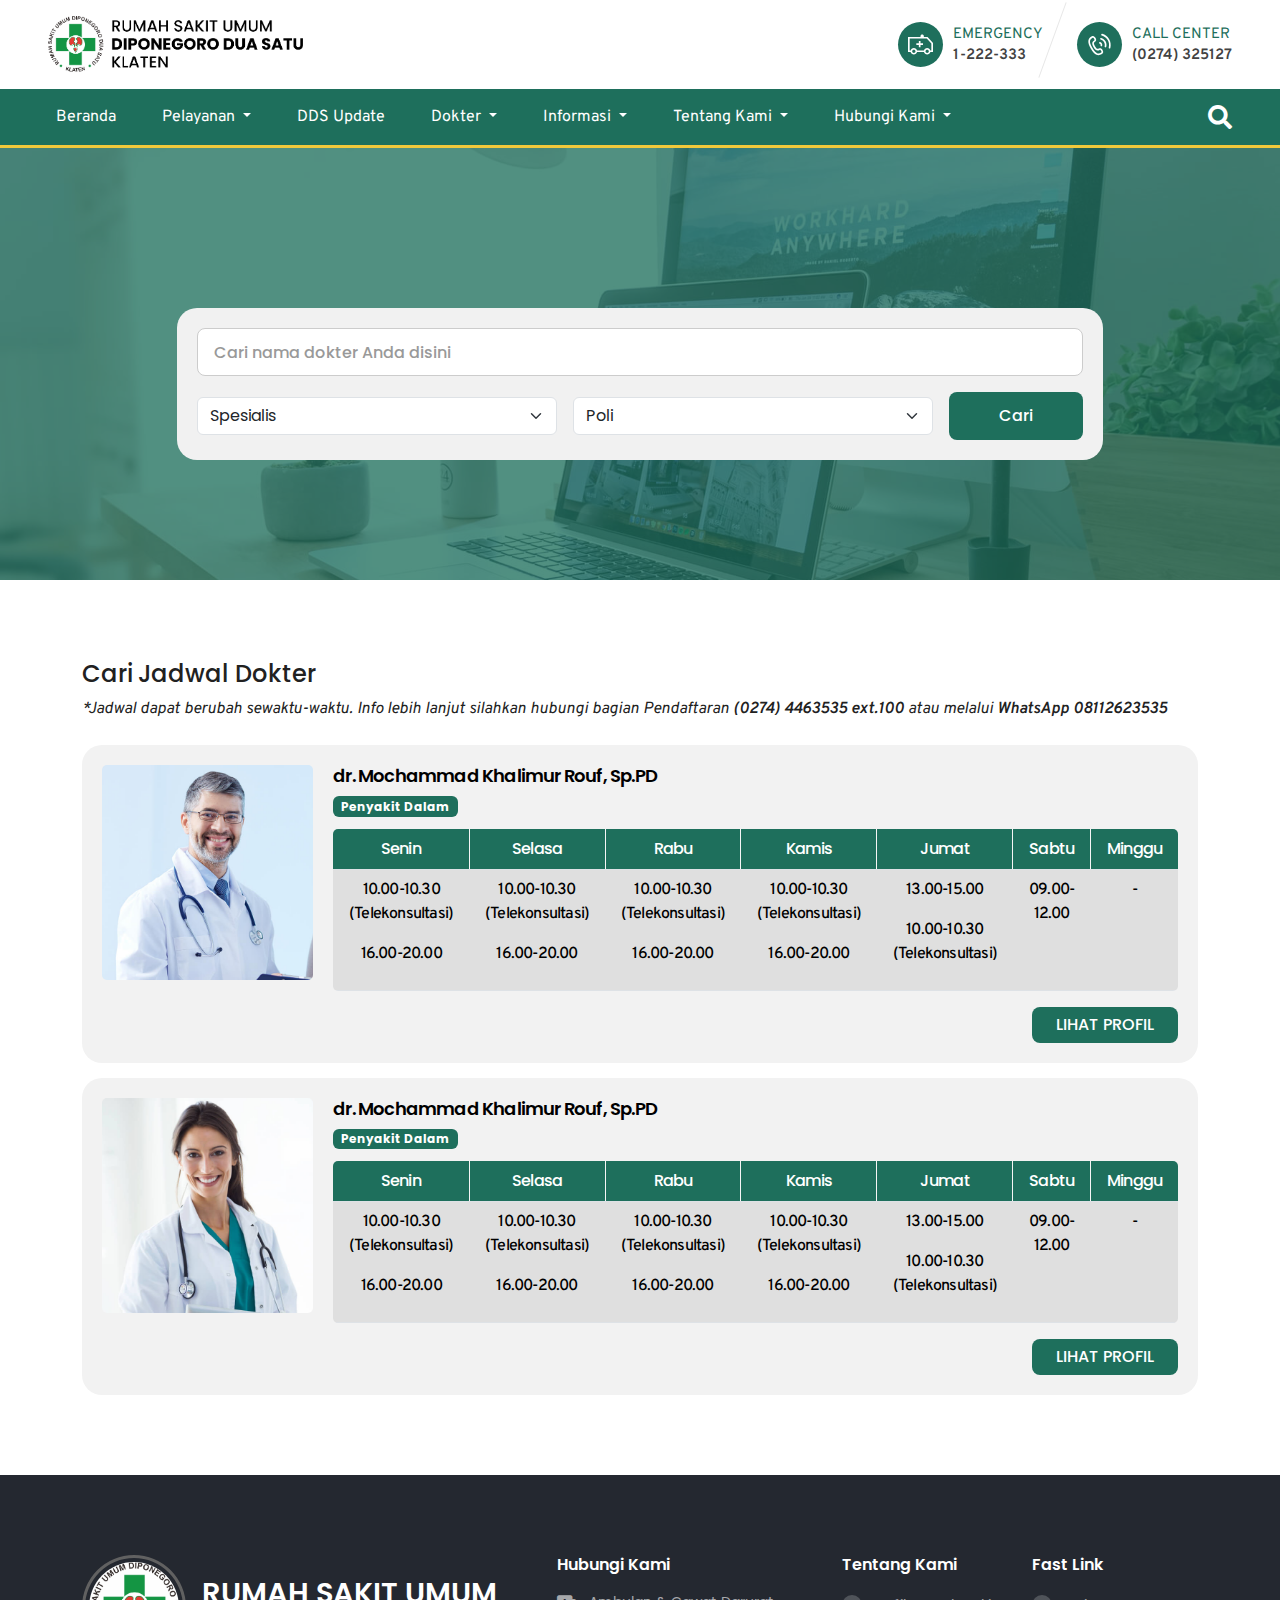
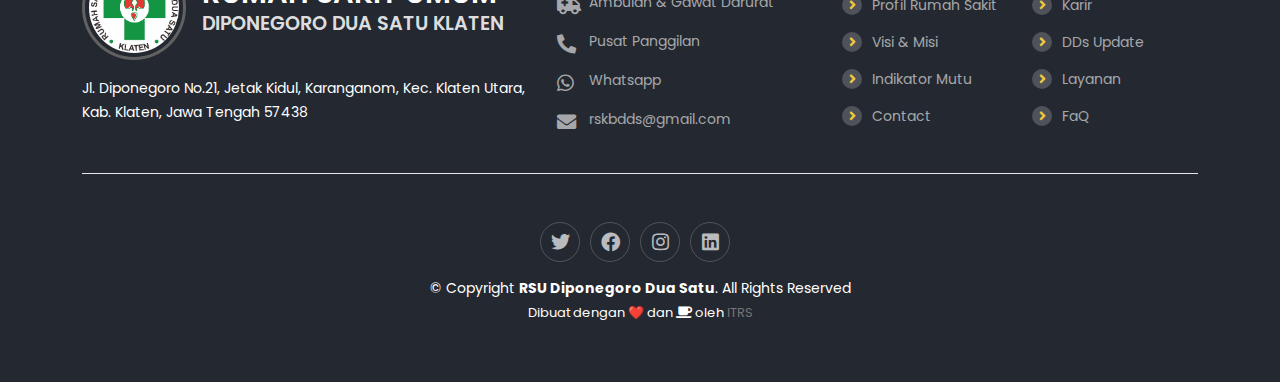
<file: jadwal-dokter.html>
<!DOCTYPE html>
<html lang="en">
  <head>
    <meta charset="UTF-8" />
    <link href="assets/img/favicon.png" rel="icon" />
    <meta name="viewport" content="width=device-width, initial-scale=1.0" />
    <title>RSU Diponegoro Dua Satu Klaten</title>
    <link rel="stylesheet" href="./assets/css/app.css" />
    <script
      src="https://code.jquery.com/jquery-3.7.0.min.js"
      integrity="sha256-2Pmvv0kuTBOenSvLm6bvfBSSHrUJ+3A7x6P5Ebd07/g="
      crossorigin="anonymous"
    ></script>
  </head>

  <body>
    <header id="header" class="d-none d-md-block">
      <div class="topbar-area px-5 py-3">
        <div class="topbar-content">
          <div class="topbar-brand">
            <a href="index.html">
              <img
                src="./assets/img/logo web black.png"
                alt="Logo RSU"
                class="img-fluid logo-brand"
              />
            </a>
          </div>
          <div class="topbar-info">
            <ul class="info">
              <li class="info-item">
                <div class="icon">
                  <svg
                    class="img-fluid"
                    width="25"
                    height="25"
                    viewBox="0 0 20 20"
                    xmlns="http://www.w3.org/2000/svg"
                  >
                    <path
                      d="M11.3333 2C10.9797 2 10.6406 2.13486 10.3905 2.3749C10.1405 2.61495 10 2.94052 10 3.28V3.92H0V16.08H2.104C2.40133 17.1802 3.432 18 4.66667 18C5.90133 18 6.932 17.1802 7.22933 16.08H12.7707C13.068 17.1802 14.0987 18 15.3333 18C16.568 18 17.5987 17.1802 17.896 16.08H20V8.8L19.8333 8.62016L15.8333 4.14016L15.646 3.92H12.6667V3.28C12.6667 2.94052 12.5262 2.61495 12.2761 2.3749C12.0261 2.13486 11.687 2 11.3333 2ZM1.33333 5.2H15.0207L18.6667 9.28V14.8H17.896C17.5987 13.6998 16.568 12.88 15.3333 12.88C14.0987 12.88 13.068 13.6998 12.7707 14.8H7.22933C6.932 13.6998 5.90133 12.88 4.66667 12.88C3.432 12.88 2.40133 13.6998 2.104 14.8H1.33333V5.2ZM8.66667 7.12V9.04H6.66667V10.32H8.66667V12.24H10V10.32H12V9.04H10V7.12H8.66667ZM4.66667 14.16C5.41133 14.16 6 14.7251 6 15.44C6 16.1549 5.41133 16.72 4.66667 16.72C3.922 16.72 3.33333 16.1549 3.33333 15.44C3.33333 14.7251 3.922 14.16 4.66667 14.16ZM15.3333 14.16C16.078 14.16 16.6667 14.7251 16.6667 15.44C16.6667 16.1549 16.078 16.72 15.3333 16.72C14.5887 16.72 14 16.1549 14 15.44C14 14.7251 14.5887 14.16 15.3333 14.16Z"
                      fill="white"
                    />
                  </svg>
                </div>
                <div class="text">
                  EMERGENCY
                  <a href="tel:1-222-333" target="_blank">
                    <span>1-222-333</span>
                  </a>
                </div>
              </li>
              <li class="info-item">
                <div class="icon">
                  <svg
                    class="img-fluid"
                    width="25"
                    height="25"
                    viewBox="0 0 20 20"
                    fill="none"
                    xmlns="http://www.w3.org/2000/svg"
                  >
                    <g clip-path="url(#clip0_1348_386)">
                      <path
                        fill-rule="evenodd"
                        clip-rule="evenodd"
                        d="M1.08929 6.99303C1.31957 5.32316 2.45093 4.29512 3.85457 3.48767C4.29436 3.23468 4.81684 3.16911 5.30612 3.30288C5.79503 3.43654 6.21088 3.75811 6.46417 4.19523L7.08839 5.27249C7.34168 5.70961 7.41326 6.22922 7.28499 6.71792C7.15661 7.20699 6.83838 7.62504 6.39859 7.87803C5.96698 8.12632 5.75371 8.39156 5.64662 8.63309C5.53714 8.87998 5.51151 9.16381 5.55975 9.48797C5.66095 10.168 6.05696 10.8669 6.38041 11.4251C6.70386 11.9833 7.11336 12.6745 7.65382 13.1018C7.91145 13.3055 8.17097 13.4253 8.44031 13.4543C8.70378 13.4827 9.04096 13.4313 9.47257 13.183C9.91236 12.93 10.4348 12.8644 10.9241 12.9982C11.413 13.1318 11.8289 13.4534 12.0822 13.8905L12.7064 14.9678C12.9597 15.4049 13.0313 15.9245 12.903 16.4132C12.7746 16.9023 12.4564 17.3203 12.0166 17.5733C10.613 18.3808 9.15372 18.843 7.58716 18.2068C6.08722 17.5976 4.6553 16.0399 3.08101 13.3231C1.50673 10.6063 0.868799 8.59187 1.08929 6.99303ZM2.4195 7.17514C2.26348 8.30648 2.697 9.98474 4.24383 12.6542C5.79066 15.3236 7.03262 16.5369 8.09397 16.9679C9.08869 17.3719 10.0781 17.1436 11.3452 16.4147C11.4721 16.3418 11.5658 16.2202 11.604 16.0747C11.6423 15.9289 11.6214 15.771 11.5436 15.6367L10.9193 14.5595C10.8415 14.4252 10.7147 14.3282 10.5688 14.2883C10.4233 14.2485 10.2708 14.2686 10.1439 14.3416C9.50725 14.7078 8.88715 14.848 8.29612 14.7844C7.71095 14.7214 7.21874 14.4657 6.81916 14.1498C6.06088 13.5502 5.53981 12.6504 5.23615 12.1261C5.22987 12.1152 5.22368 12.1046 5.21759 12.094C5.2115 12.0835 5.20531 12.0728 5.19902 12.062C4.89508 11.5378 4.37356 10.6383 4.23156 9.68421C4.15674 9.18144 4.18058 8.62887 4.41843 8.09245C4.65866 7.55067 5.09056 7.08569 5.72724 6.71944C5.8541 6.64646 5.94778 6.5249 5.98597 6.37943C6.02425 6.23358 6.00339 6.0757 5.92557 5.9414L5.30135 4.86415C5.22353 4.72985 5.09673 4.63291 4.95082 4.59302C4.80529 4.55323 4.65278 4.57329 4.52592 4.64627C3.25883 5.37516 2.56572 6.11482 2.4195 7.17514Z"
                        fill="white"
                      />
                      <path
                        fill-rule="evenodd"
                        clip-rule="evenodd"
                        d="M11.3523 1.96472C11.4506 1.60851 11.8201 1.39914 12.1776 1.49708C14.5159 2.13767 16.5123 3.67912 17.7304 5.78117C18.9484 7.88321 19.29 10.3767 18.6777 12.7146C18.584 13.072 18.2173 13.2862 17.8585 13.1929C17.4998 13.0996 17.2848 12.7342 17.3785 12.3768C17.901 10.3815 17.6102 8.24951 16.5676 6.45008C15.5249 4.65065 13.8172 3.33373 11.8216 2.78704C11.4641 2.68909 11.254 2.32093 11.3523 1.96472ZM10.494 5.23459C10.592 4.87831 10.9614 4.66866 11.319 4.76634C12.0478 4.96542 12.7313 5.30593 13.3306 5.76803C13.9299 6.23012 14.4335 6.80491 14.8128 7.45952C15.1921 8.11414 15.4399 8.83606 15.5419 9.58422C15.6439 10.3324 15.5981 11.0924 15.4067 11.8208C15.3129 12.1782 14.946 12.3921 14.5873 12.2986C14.2286 12.205 14.0139 11.8395 14.1078 11.4821C14.2545 10.9236 14.2899 10.3399 14.2114 9.7643C14.1329 9.1887 13.9422 8.63278 13.65 8.12844C13.3577 7.6241 12.9699 7.18155 12.5088 6.82604C12.0478 6.47054 11.5227 6.20919 10.964 6.05656C10.6064 5.95888 10.396 5.59088 10.494 5.23459ZM9.65048 8.49145C9.74886 8.13526 10.1184 7.92597 10.4759 8.02399C11.0807 8.18983 11.5956 8.58808 11.9095 9.12967C12.2233 9.67126 12.312 10.3147 12.1537 10.9195C12.0602 11.277 11.6935 11.4912 11.3347 11.398C10.9759 11.3048 10.7609 10.9394 10.8544 10.582C10.9231 10.3197 10.8852 10.0376 10.7466 9.79858C10.6081 9.55952 10.3819 9.38577 10.1196 9.31387C9.76216 9.21585 9.5521 8.84764 9.65048 8.49145Z"
                        fill="white"
                      />
                    </g>
                    <defs>
                      <clipPath id="clip0_1348_386">
                        <rect width="20" height="20" fill="white" />
                      </clipPath>
                    </defs>
                  </svg>
                </div>
                <div class="text">
                  CALL CENTER
                  <a href="tel:(0274) 325127" target="_blank">
                    <span>(0274) 325127</span>
                  </a>
                </div>
              </li>
            </ul>
          </div>
        </div>
      </div>
    </header>
    <nav id="navbar" class="navbar navbar-expand-lg">
      <div class="container-fluid px-5">
        <a href="index.html" class="navbar-brand d-block d-sm-block d-md-none">
          <img
            src="./assets/img/logo web.png"
            alt="Logo RSU"
            class="img-fluid logo-brand"
          />
        </a>
        <div class="navbar-search-open">
          <i class="fas fa-search search-icon"></i>
        </div>
        <button
          class="navbar-toggler"
          type="button"
          data-bs-toggle="collapse"
          data-bs-target="#navbarNavDropdown"
          aria-controls="navbarNavDropdown"
          aria-expanded="false"
          aria-label="Toggle navigation"
        >
          <span class="navbar-toggler-icon"></span>
        </button>

        <div class="collapse navbar-collapse" id="navbarNavDropdown">
          <ul class="navbar-nav">
            <li class="nav-item">
              <a class="nav-link" aria-current="page" href="#">Beranda</a>
            </li>
            <li class="nav-item dropdown">
              <a
                class="nav-link dropdown-toggle"
                href="#"
                role="button"
                data-bs-toggle="dropdown"
                aria-expanded="false"
              >
                Pelayanan
              </a>
              <ul class="dropdown-menu">
                <li><a class="dropdown-item" href="#">Action</a></li>
                <li><a class="dropdown-item" href="#">Another action</a></li>
                <li>
                  <a class="dropdown-item" href="#">Something else here</a>
                </li>
              </ul>
            </li>
            <li class="nav-item">
              <a class="nav-link" href="#">DDS Update</a>
            </li>
            <li class="nav-item dropdown">
              <a
                class="nav-link dropdown-toggle"
                href="#"
                role="button"
                data-bs-toggle="dropdown"
                aria-expanded="false"
              >
                Dokter
              </a>
              <ul class="dropdown-menu">
                <li><a class="dropdown-item" href="#">Jadwal Dokter</a></li>
                <li><a class="dropdown-item" href="#">Cari Dokter</a></li>
              </ul>
            </li>
            <li class="nav-item dropdown">
              <a
                class="nav-link dropdown-toggle"
                href="#"
                role="button"
                data-bs-toggle="dropdown"
                aria-expanded="false"
              >
                Informasi
              </a>
              <ul class="dropdown-menu">
                <li><a class="dropdown-item" href="#">Alur Pelayanan</a></li>
                <li>
                  <a class="dropdown-item" href="#">Ketersediaan Kamar</a>
                </li>
                <li>
                  <a class="dropdown-item" href="#">Pengumuman</a>
                </li>
                <li>
                  <a class="dropdown-item" href="#">E-Leflet</a>
                </li>
                <li>
                  <a class="dropdown-item" href="#">Karir</a>
                </li>
              </ul>
            </li>
            <li class="nav-item dropdown">
              <a
                class="nav-link dropdown-toggle"
                href="#"
                role="button"
                data-bs-toggle="dropdown"
                aria-expanded="false"
              >
                Tentang Kami
              </a>
              <ul class="dropdown-menu">
                <li><a class="dropdown-item" href="#">Profil</a></li>
                <li><a class="dropdown-item" href="#">Visi Misi</a></li>
              </ul>
            </li>
            <li class="nav-item dropdown">
              <a
                class="nav-link dropdown-toggle"
                href="#"
                role="button"
                data-bs-toggle="dropdown"
                aria-expanded="false"
              >
                Hubungi Kami
              </a>
              <ul class="dropdown-menu">
                <li><a class="dropdown-item" href="#">FAQ</a></li>
                <li><a class="dropdown-item" href="#">Detail Kontak</a></li>
                <li><a class="dropdown-item" href="#">Kritik dan Saran</a></li>
              </ul>
            </li>
          </ul>
        </div>
      </div>
    </nav>
    <div class="box">
      <div class="navbar-search-close">
        <i class="fas fa-times"></i>
      </div>
      <form class="search-area">
        <input type="text" name="" id="" placeholder="Search ..." />
        <button type="submit">cari</button>
      </form>
    </div>

    <main id="main">
      <div
        class="jadwal-header"
        style="background-image: url('assets/img/blog-header.jpg')"
      >
        <div class="container">
          <div class="row">
            <div class="col-xl-10 col-lg-11 m-auto">
              <div class="filter-content">
                <div class="dokter-filter">
                  <form class="row g-3">
                    <div class="col-12">
                      <input
                        type="text"
                        class="form-control"
                        placeholder="Cari nama dokter Anda disini"
                        aria-label="dokter"
                      />
                    </div>
                    <div class="col-md-5">
                      <select class="form-select" aria-label="spesialis">
                        <option selected>Spesialis</option>
                        <option value="1">Dokter Umum</option>
                        <option value="2">Dokter Gigi</option>
                        <option value="3">Dokter Anak</option>
                        <option value="4">Dokter Kandungan</option>
                        <option value="5">Dokter Bedah</option>
                        <option value="6">Dokter Penyakit Dalam</option>
                        <option value="7">Dokter THT</option>
                        <option value="8">Dokter Mata</option>
                        <option value="9">Dokter Kulit</option>
                        <option value="10">Dokter Jantung</option>
                        <option value="11">Dokter Saraf</option>
                        <option value="12">Dokter Paru</option>
                        <option value="13">Dokter Rehabilitasi Medik</option>
                        <option value="14">Dokter Gizi</option>
                        <option value="15">Dokter Forensik</option>
                        <option value="16">Dokter Jiwa</option>
                        <option value="17">Dokter Spesialis Lainnya</option>
                      </select>
                    </div>

                    <div class="col-md-5">
                      <select class="form-select" aria-label="poli">
                        <option selected>Poli</option>
                        <option value="1">Poli Umum</option>
                        <option value="2">Poli Gigi</option>
                        <option value="3">Poli Anak</option>
                        <option value="4">Poli Kandungan</option>
                        <option value="5">Poli Bedah</option>
                        <option value="6">Poli Penyakit Dalam</option>
                        <option value="7">Poli THT</option>
                        <option value="8">Poli Mata</option>
                        <option value="9">Poli Kulit</option>
                        <option value="10">Poli Jantung</option>
                        <option value="11">Poli Saraf</option>
                        <option value="12">Poli Paru</option>
                        <option value="13">Poli Rehabilitasi Medik</option>
                        <option value="14">Poli Gizi</option>
                        <option value="15">Poli Forensik</option>
                        <option value="16">Poli Jiwa</option>
                        <option value="17">Poli Spesialis Lainnya</option>
                      </select>
                    </div>
                    <!-- button -->
                    <div class="col-2">
                      <button type="submit" class="btn btn-primary">
                        Cari
                      </button>
                    </div>
                  </form>
                </div>
              </div>
            </div>
          </div>
        </div>
      </div>
      <section id="jadwal-page" class="jadwal-dokter section-md">
        <div class="container">
          <div class="mb-4">
            <h4>Cari Jadwal Dokter</h4>
            <p class="font-italic">
              *Jadwal dapat berubah sewaktu-waktu. Info lebih lanjut silahkan
              hubungi bagian Pendaftaran
              <span class="fw-bold"
                ><a href="tel:(0274) 446 3535" target="_blank">
                  (0274) 4463535 ext.100
                </a></span
              >
              atau melalui
              <span class="fw-bold"
                ><a
                  href="https://api.whatsapp.com/send?phone=628112683535"
                  target="_blank"
                  >WhatsApp 08112623535</a
                ></span
              >
            </p>
          </div>
          <div class="position-relative z-2">
            <ul class="list-post list-doctor">
              <li>
                <div class="card card-style card-schedule-doctor">
                  <div class="doctor-thumbnails">
                    <img
                      src="./assets/img/doctors/doctors-1.jpg"
                      class="img-fluid"
                    />
                  </div>
                  <div class="doctor-schedule">
                    <div class="schedule-head">
                      <h2 class="doctor-name">
                        dr. Mochammad Khalimur Rouf, Sp.PD
                      </h2>
                      <div class="doctor-spesialis">
                        <span class="badge badge-accent">Penyakit Dalam</span>
                      </div>
                    </div>
                    <div class="schedule-body">
                      <div class="table-responsive-sm">
                        <table class="table table-schedule">
                          <tbody>
                            <tr>
                              <td style="width: 1.5%">Senin</td>
                              <td style="width: 1.5%">Selasa</td>
                              <td style="width: 1.5%">Rabu</td>
                              <td style="width: 1.5%">Kamis</td>
                              <td style="width: 1.5%">Jumat</td>
                              <td style="width: 1.5%">Sabtu</td>
                              <td style="width: 1.5%">Minggu</td>
                            </tr>
                            <tr>
                              <td>senin</td>
                              <td>
                                <p>10.00-10.30 (Telekonsultasi)</p>
                                <p>16.00-20.00</p>
                              </td>
                              <td>selasa</td>
                              <td>
                                <p>10.00-10.30 (Telekonsultasi)</p>
                                <p>16.00-20.00</p>
                              </td>
                              <td>rabu</td>
                              <td>
                                <p>10.00-10.30 (Telekonsultasi)</p>
                                <p>16.00-20.00</p>
                              </td>
                              <td>kamis</td>
                              <td>
                                <p>10.00-10.30 (Telekonsultasi)</p>
                                <p>16.00-20.00</p>
                              </td>
                              <td>jumat</td>
                              <td>
                                <p>13.00-15.00</p>
                                <p>10.00-10.30 (Telekonsultasi)</p>
                              </td>
                              <td>sabtu</td>
                              <td><p>09.00-12.00</p></td>
                              <td>minggu</td>
                              <td><p>-</p></td>
                            </tr>
                          </tbody>
                        </table>
                      </div>
                    </div>
                    <div class="schedule-footer">
                      <a
                        href="https://rs-jih.co.id/rsjih/doctor/profile/dr-mochammad-khalimur-rouf-sppd/TWliOUp5cVNnSFhZTElmeEl0WkR6dz09"
                        class="btn btn-primary px-4 rounded-8"
                        >LIHAT PROFIL</a
                      >
                    </div>
                  </div>
                </div>
              </li>
              <li>
                <div class="card card-style card-schedule-doctor">
                  <div class="doctor-thumbnails">
                    <img
                      src="./assets/img/doctors/doctors-2.jpg"
                      class="img-fluid"
                    />
                  </div>
                  <div class="doctor-schedule">
                    <div class="schedule-head">
                      <h2 class="doctor-name">
                        dr. Mochammad Khalimur Rouf, Sp.PD
                      </h2>
                      <div class="doctor-spesialis">
                        <span class="badge badge-accent">Penyakit Dalam</span>
                      </div>
                    </div>
                    <div class="schedule-body">
                      <div class="table-responsive-sm">
                        <table class="table table-schedule">
                          <tbody>
                            <tr>
                              <td style="width: 1.5%">Senin</td>
                              <td style="width: 1.5%">Selasa</td>
                              <td style="width: 1.5%">Rabu</td>
                              <td style="width: 1.5%">Kamis</td>
                              <td style="width: 1.5%">Jumat</td>
                              <td style="width: 1.5%">Sabtu</td>
                              <td style="width: 1.5%">Minggu</td>
                            </tr>
                            <tr>
                              <td>senin</td>
                              <td>
                                <p>10.00-10.30 (Telekonsultasi)</p>
                                <p>16.00-20.00</p>
                              </td>
                              <td>selasa</td>
                              <td>
                                <p>10.00-10.30 (Telekonsultasi)</p>
                                <p>16.00-20.00</p>
                              </td>
                              <td>rabu</td>
                              <td>
                                <p>10.00-10.30 (Telekonsultasi)</p>
                                <p>16.00-20.00</p>
                              </td>
                              <td>kamis</td>
                              <td>
                                <p>10.00-10.30 (Telekonsultasi)</p>
                                <p>16.00-20.00</p>
                              </td>
                              <td>jumat</td>
                              <td>
                                <p>13.00-15.00</p>
                                <p>10.00-10.30 (Telekonsultasi)</p>
                              </td>
                              <td>sabtu</td>
                              <td><p>09.00-12.00</p></td>
                              <td>minggu</td>
                              <td><p>-</p></td>
                            </tr>
                          </tbody>
                        </table>
                      </div>
                    </div>
                    <div class="schedule-footer">
                      <a
                        href="https://rs-jih.co.id/rsjih/doctor/profile/dr-mochammad-khalimur-rouf-sppd/TWliOUp5cVNnSFhZTElmeEl0WkR6dz09"
                        class="btn btn-primary px-4 rounded-8"
                        >LIHAT PROFIL</a
                      >
                    </div>
                  </div>
                </div>
              </li>
            </ul>
          </div>
        </div>
      </section>
    </main>
    <footer class="footer">
      <div class="footer-content position-relative">
        <div class="container">
          <div class="row gy-4">
            <div class="col-lg-5 col-md-12 footer-info">
              <a href="index.html" class="logo d-flex align-items-center mb-3">
                <div class="footer-logo">
                  <img
                    src="assets/img/logo1.jpg"
                    alt=""
                    class="img-fluid rounded-circle"
                  />
                </div>
                <div class="footer-name ms-3">
                  <h2 class="text-uppercase fw-bold">RUMAH SAKIT UMUM</h2>
                  <p class="text-uppercase fw-bold">
                    DIPONEGORO DUA SATU KLATEN
                  </p>
                </div>
              </a>
              <p>
                Jl. Diponegoro No.21, Jetak Kidul, Karanganom, Kec. Klaten
                Utara, Kab. Klaten, Jawa Tengah 57438
              </p>
            </div>

            <div class="col-lg-3 col-6 footer-emergency">
              <h4>Hubungi Kami</h4>
              <ul>
                <li>
                  <a href="#" class="d-inline-flex">
                    <div class="icon">
                      <i class="fas fa-ambulance"></i>
                    </div>
                    <div class="text">Ambulan & Gawat Darurat</div>
                  </a>
                </li>
                <li>
                  <a href="#" class="d-inline-flex">
                    <div class="icon">
                      <i class="fas fa-phone-alt"></i>
                    </div>
                    <div class="text">Pusat Panggilan</div>
                  </a>
                </li>
                <li>
                  <a href="#" class="d-inline-flex">
                    <div class="icon">
                      <i class="fab fa-whatsapp"></i>
                    </div>
                    <div class="text">Whatsapp</div>
                  </a>
                </li>
                <li>
                  <a href="#" class="d-inline-flex">
                    <div class="icon"><i class="fas fa-envelope"></i></div>
                    <div class="text">rskbdds@gmail.com</div></a
                  >
                </li>
              </ul>
            </div>

            <div class="col-lg-2 col-6 footer-links">
              <h4>Tentang Kami</h4>
              <ul>
                <li><a href="#">Profil Rumah Sakit</a></li>
                <li><a href="#">Visi & Misi</a></li>
                <li><a href="#">Indikator Mutu</a></li>
                <li><a href="#">Contact</a></li>
              </ul>
            </div>

            <div
              class="col-lg-2 col-md-12 footer-links text-center text-md-start"
            >
              <h4>Fast Link</h4>
              <ul>
                <li><a href="#">Karir</a></li>
                <li><a href="#">DDs Update</a></li>
                <li><a href="#">Layanan</a></li>
                <li><a href="#">FaQ</a></li>
              </ul>
            </div>
          </div>
        </div>
      </div>

      <div class="footer-legal text-center position-relative">
        <div class="container">
          <div class="footer-line">
            <div class="social-links d-flex mt-5 justify-content-center">
              <!-- Added 'justify-content-center' class here -->
              <a
                href="#"
                class="d-flex align-items-center justify-content-center"
                ><i class="fab fa-twitter"></i
              ></a>
              <a
                href="#"
                class="d-flex align-items-center justify-content-center"
                ><i class="fab fa-facebook"></i
              ></a>
              <a
                href="#"
                class="d-flex align-items-center justify-content-center"
                ><i class="fab fa-instagram"></i
              ></a>
              <a
                href="#"
                class="d-flex align-items-center justify-content-center"
                ><i class="fab fa-linkedin"></i
              ></a>
            </div>
            <div class="copyright">
              &copy; Copyright
              <strong><span>RSU Diponegoro Dua Satu</span></strong
              >. All Rights Reserved
            </div>
            <div class="credits">
              Dibuat dengan ❤️ dan <i class="fas fa-coffee"></i> oleh
              <a href="#">ITRS</a>
            </div>
          </div>
        </div>
      </div>
    </footer>

    <a
      href="#"
      class="scroll-top d-flex align-items-center justify-content-center"
      ><i class="fas fa-arrow-up"></i
    ></a>

    <!-- Option 1: Bootstrap Bundle with Popper -->
    <script
      src="https://cdn.jsdelivr.net/npm/bootstrap@5.3.1/dist/js/bootstrap.bundle.min.js"
      integrity="sha384-HwwvtgBNo3bZJJLYd8oVXjrBZt8cqVSpeBNS5n7C8IVInixGAoxmnlMuBnhbgrkm"
      crossorigin="anonymous"
    ></script>
    <script src="https://cdn.jsdelivr.net/npm/swiper@10/swiper-bundle.min.js"></script>
    <script src="./assets/js/app.js"></script>
  </body>
</html>
</file>
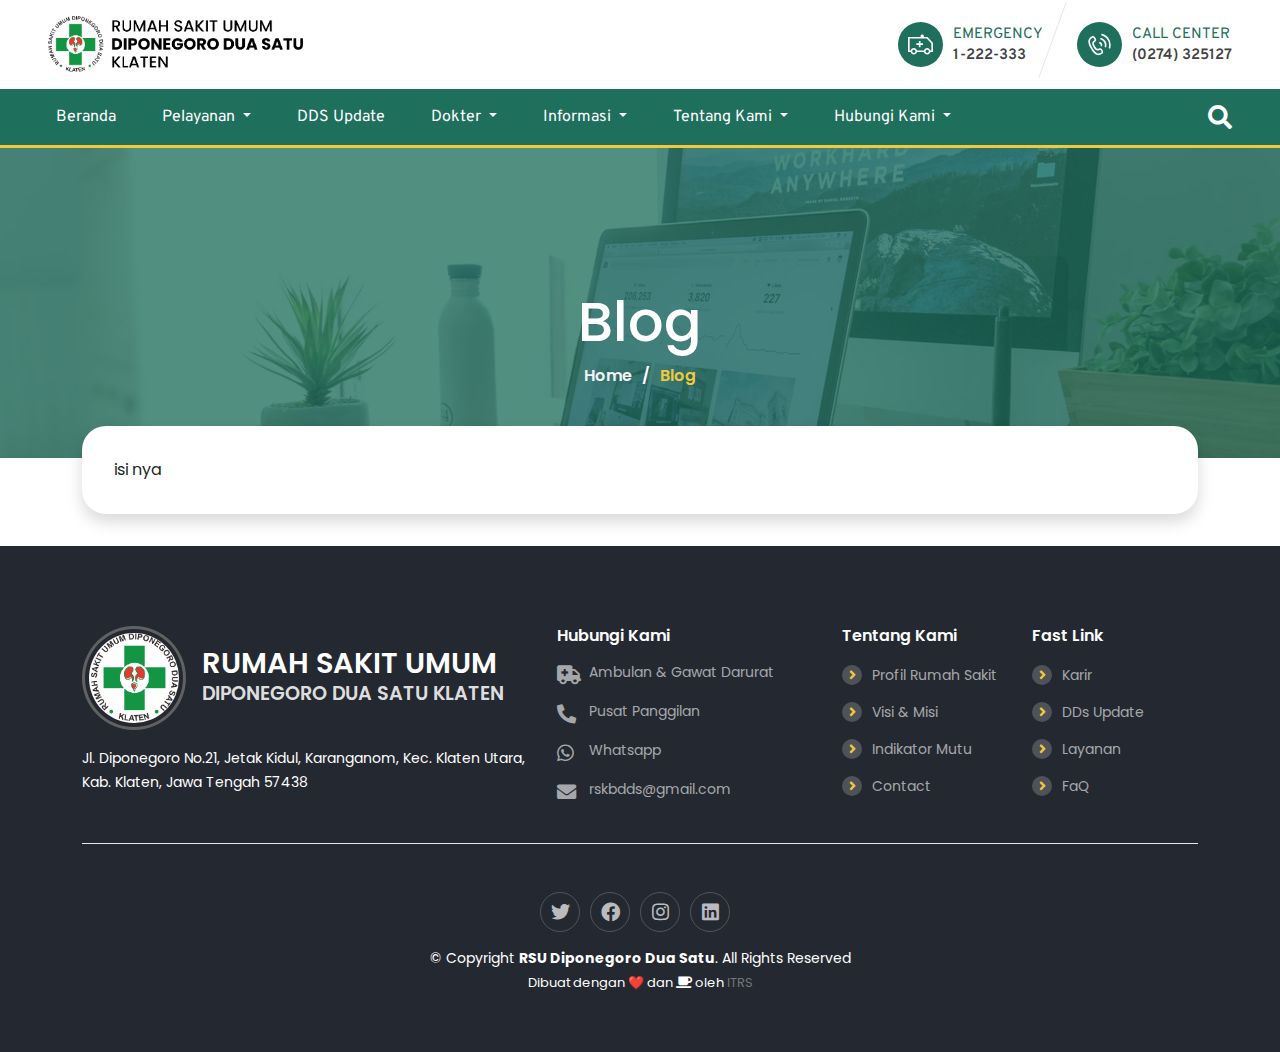
<file: page.html>
<!DOCTYPE html>
<html lang="en">
  <head>
    <meta charset="UTF-8" />
    <link href="assets/img/favicon.png" rel="icon" />
    <meta name="viewport" content="width=device-width, initial-scale=1.0" />
    <title>RSU Diponegoro Dua Satu Klaten</title>
    <link rel="stylesheet" href="./assets/css/app.css" />
    <script
      src="https://code.jquery.com/jquery-3.7.0.min.js"
      integrity="sha256-2Pmvv0kuTBOenSvLm6bvfBSSHrUJ+3A7x6P5Ebd07/g="
      crossorigin="anonymous"
    ></script>
  </head>

  <body>
    <header id="header" class="d-none d-md-block">
      <div class="topbar-area px-5 py-3">
        <div class="topbar-content">
          <div class="topbar-brand">
            <a href="index.html">
              <img
                src="./assets/img/logo web black.png"
                alt="Logo RSU"
                class="img-fluid logo-brand"
              />
            </a>
          </div>
          <div class="topbar-info">
            <ul class="info">
              <li class="info-item">
                <div class="icon">
                  <svg
                    class="img-fluid"
                    width="25"
                    height="25"
                    viewBox="0 0 20 20"
                    xmlns="http://www.w3.org/2000/svg"
                  >
                    <path
                      d="M11.3333 2C10.9797 2 10.6406 2.13486 10.3905 2.3749C10.1405 2.61495 10 2.94052 10 3.28V3.92H0V16.08H2.104C2.40133 17.1802 3.432 18 4.66667 18C5.90133 18 6.932 17.1802 7.22933 16.08H12.7707C13.068 17.1802 14.0987 18 15.3333 18C16.568 18 17.5987 17.1802 17.896 16.08H20V8.8L19.8333 8.62016L15.8333 4.14016L15.646 3.92H12.6667V3.28C12.6667 2.94052 12.5262 2.61495 12.2761 2.3749C12.0261 2.13486 11.687 2 11.3333 2ZM1.33333 5.2H15.0207L18.6667 9.28V14.8H17.896C17.5987 13.6998 16.568 12.88 15.3333 12.88C14.0987 12.88 13.068 13.6998 12.7707 14.8H7.22933C6.932 13.6998 5.90133 12.88 4.66667 12.88C3.432 12.88 2.40133 13.6998 2.104 14.8H1.33333V5.2ZM8.66667 7.12V9.04H6.66667V10.32H8.66667V12.24H10V10.32H12V9.04H10V7.12H8.66667ZM4.66667 14.16C5.41133 14.16 6 14.7251 6 15.44C6 16.1549 5.41133 16.72 4.66667 16.72C3.922 16.72 3.33333 16.1549 3.33333 15.44C3.33333 14.7251 3.922 14.16 4.66667 14.16ZM15.3333 14.16C16.078 14.16 16.6667 14.7251 16.6667 15.44C16.6667 16.1549 16.078 16.72 15.3333 16.72C14.5887 16.72 14 16.1549 14 15.44C14 14.7251 14.5887 14.16 15.3333 14.16Z"
                      fill="white"
                    />
                  </svg>
                </div>
                <div class="text">
                  EMERGENCY
                  <a href="tel:1-222-333" target="_blank">
                    <span>1-222-333</span>
                  </a>
                </div>
              </li>
              <li class="info-item">
                <div class="icon">
                  <svg
                    class="img-fluid"
                    width="25"
                    height="25"
                    viewBox="0 0 20 20"
                    fill="none"
                    xmlns="http://www.w3.org/2000/svg"
                  >
                    <g clip-path="url(#clip0_1348_386)">
                      <path
                        fill-rule="evenodd"
                        clip-rule="evenodd"
                        d="M1.08929 6.99303C1.31957 5.32316 2.45093 4.29512 3.85457 3.48767C4.29436 3.23468 4.81684 3.16911 5.30612 3.30288C5.79503 3.43654 6.21088 3.75811 6.46417 4.19523L7.08839 5.27249C7.34168 5.70961 7.41326 6.22922 7.28499 6.71792C7.15661 7.20699 6.83838 7.62504 6.39859 7.87803C5.96698 8.12632 5.75371 8.39156 5.64662 8.63309C5.53714 8.87998 5.51151 9.16381 5.55975 9.48797C5.66095 10.168 6.05696 10.8669 6.38041 11.4251C6.70386 11.9833 7.11336 12.6745 7.65382 13.1018C7.91145 13.3055 8.17097 13.4253 8.44031 13.4543C8.70378 13.4827 9.04096 13.4313 9.47257 13.183C9.91236 12.93 10.4348 12.8644 10.9241 12.9982C11.413 13.1318 11.8289 13.4534 12.0822 13.8905L12.7064 14.9678C12.9597 15.4049 13.0313 15.9245 12.903 16.4132C12.7746 16.9023 12.4564 17.3203 12.0166 17.5733C10.613 18.3808 9.15372 18.843 7.58716 18.2068C6.08722 17.5976 4.6553 16.0399 3.08101 13.3231C1.50673 10.6063 0.868799 8.59187 1.08929 6.99303ZM2.4195 7.17514C2.26348 8.30648 2.697 9.98474 4.24383 12.6542C5.79066 15.3236 7.03262 16.5369 8.09397 16.9679C9.08869 17.3719 10.0781 17.1436 11.3452 16.4147C11.4721 16.3418 11.5658 16.2202 11.604 16.0747C11.6423 15.9289 11.6214 15.771 11.5436 15.6367L10.9193 14.5595C10.8415 14.4252 10.7147 14.3282 10.5688 14.2883C10.4233 14.2485 10.2708 14.2686 10.1439 14.3416C9.50725 14.7078 8.88715 14.848 8.29612 14.7844C7.71095 14.7214 7.21874 14.4657 6.81916 14.1498C6.06088 13.5502 5.53981 12.6504 5.23615 12.1261C5.22987 12.1152 5.22368 12.1046 5.21759 12.094C5.2115 12.0835 5.20531 12.0728 5.19902 12.062C4.89508 11.5378 4.37356 10.6383 4.23156 9.68421C4.15674 9.18144 4.18058 8.62887 4.41843 8.09245C4.65866 7.55067 5.09056 7.08569 5.72724 6.71944C5.8541 6.64646 5.94778 6.5249 5.98597 6.37943C6.02425 6.23358 6.00339 6.0757 5.92557 5.9414L5.30135 4.86415C5.22353 4.72985 5.09673 4.63291 4.95082 4.59302C4.80529 4.55323 4.65278 4.57329 4.52592 4.64627C3.25883 5.37516 2.56572 6.11482 2.4195 7.17514Z"
                        fill="white"
                      />
                      <path
                        fill-rule="evenodd"
                        clip-rule="evenodd"
                        d="M11.3523 1.96472C11.4506 1.60851 11.8201 1.39914 12.1776 1.49708C14.5159 2.13767 16.5123 3.67912 17.7304 5.78117C18.9484 7.88321 19.29 10.3767 18.6777 12.7146C18.584 13.072 18.2173 13.2862 17.8585 13.1929C17.4998 13.0996 17.2848 12.7342 17.3785 12.3768C17.901 10.3815 17.6102 8.24951 16.5676 6.45008C15.5249 4.65065 13.8172 3.33373 11.8216 2.78704C11.4641 2.68909 11.254 2.32093 11.3523 1.96472ZM10.494 5.23459C10.592 4.87831 10.9614 4.66866 11.319 4.76634C12.0478 4.96542 12.7313 5.30593 13.3306 5.76803C13.9299 6.23012 14.4335 6.80491 14.8128 7.45952C15.1921 8.11414 15.4399 8.83606 15.5419 9.58422C15.6439 10.3324 15.5981 11.0924 15.4067 11.8208C15.3129 12.1782 14.946 12.3921 14.5873 12.2986C14.2286 12.205 14.0139 11.8395 14.1078 11.4821C14.2545 10.9236 14.2899 10.3399 14.2114 9.7643C14.1329 9.1887 13.9422 8.63278 13.65 8.12844C13.3577 7.6241 12.9699 7.18155 12.5088 6.82604C12.0478 6.47054 11.5227 6.20919 10.964 6.05656C10.6064 5.95888 10.396 5.59088 10.494 5.23459ZM9.65048 8.49145C9.74886 8.13526 10.1184 7.92597 10.4759 8.02399C11.0807 8.18983 11.5956 8.58808 11.9095 9.12967C12.2233 9.67126 12.312 10.3147 12.1537 10.9195C12.0602 11.277 11.6935 11.4912 11.3347 11.398C10.9759 11.3048 10.7609 10.9394 10.8544 10.582C10.9231 10.3197 10.8852 10.0376 10.7466 9.79858C10.6081 9.55952 10.3819 9.38577 10.1196 9.31387C9.76216 9.21585 9.5521 8.84764 9.65048 8.49145Z"
                        fill="white"
                      />
                    </g>
                    <defs>
                      <clipPath id="clip0_1348_386">
                        <rect width="20" height="20" fill="white" />
                      </clipPath>
                    </defs>
                  </svg>
                </div>
                <div class="text">
                  CALL CENTER
                  <a href="tel:(0274) 325127" target="_blank">
                    <span>(0274) 325127</span>
                  </a>
                </div>
              </li>
            </ul>
          </div>
        </div>
      </div>
    </header>
    <nav id="navbar" class="navbar navbar-expand-lg">
      <div class="container-fluid px-5">
        <a href="index.html" class="navbar-brand d-block d-sm-block d-md-none">
          <img
            src="./assets/img/logo web.png"
            alt="Logo RSU"
            class="img-fluid logo-brand"
          />
        </a>
        <div class="navbar-search-open">
          <i class="fas fa-search search-icon"></i>
        </div>
        <button
          class="navbar-toggler"
          type="button"
          data-bs-toggle="collapse"
          data-bs-target="#navbarNavDropdown"
          aria-controls="navbarNavDropdown"
          aria-expanded="false"
          aria-label="Toggle navigation"
        >
          <span class="navbar-toggler-icon"></span>
        </button>

        <div class="collapse navbar-collapse" id="navbarNavDropdown">
          <ul class="navbar-nav">
            <li class="nav-item">
              <a class="nav-link" aria-current="page" href="#">Beranda</a>
            </li>
            <li class="nav-item dropdown">
              <a
                class="nav-link dropdown-toggle"
                href="#"
                role="button"
                data-bs-toggle="dropdown"
                aria-expanded="false"
              >
                Pelayanan
              </a>
              <ul class="dropdown-menu">
                <li><a class="dropdown-item" href="#">Action</a></li>
                <li><a class="dropdown-item" href="#">Another action</a></li>
                <li>
                  <a class="dropdown-item" href="#">Something else here</a>
                </li>
              </ul>
            </li>
            <li class="nav-item">
              <a class="nav-link" href="#">DDS Update</a>
            </li>
            <li class="nav-item dropdown">
              <a
                class="nav-link dropdown-toggle"
                href="#"
                role="button"
                data-bs-toggle="dropdown"
                aria-expanded="false"
              >
                Dokter
              </a>
              <ul class="dropdown-menu">
                <li><a class="dropdown-item" href="#">Jadwal Dokter</a></li>
                <li><a class="dropdown-item" href="#">Cari Dokter</a></li>
              </ul>
            </li>
            <li class="nav-item dropdown">
              <a
                class="nav-link dropdown-toggle"
                href="#"
                role="button"
                data-bs-toggle="dropdown"
                aria-expanded="false"
              >
                Informasi
              </a>
              <ul class="dropdown-menu">
                <li><a class="dropdown-item" href="#">Alur Pelayanan</a></li>
                <li>
                  <a class="dropdown-item" href="#">Ketersediaan Kamar</a>
                </li>
                <li>
                  <a class="dropdown-item" href="#">Pengumuman</a>
                </li>
                <li>
                  <a class="dropdown-item" href="#">E-Leflet</a>
                </li>
                <li>
                  <a class="dropdown-item" href="#">Karir</a>
                </li>
              </ul>
            </li>
            <li class="nav-item dropdown">
              <a
                class="nav-link dropdown-toggle"
                href="#"
                role="button"
                data-bs-toggle="dropdown"
                aria-expanded="false"
              >
                Tentang Kami
              </a>
              <ul class="dropdown-menu">
                <li><a class="dropdown-item" href="#">Profil</a></li>
                <li><a class="dropdown-item" href="#">Visi Misi</a></li>
              </ul>
            </li>
            <li class="nav-item dropdown">
              <a
                class="nav-link dropdown-toggle"
                href="#"
                role="button"
                data-bs-toggle="dropdown"
                aria-expanded="false"
              >
                Hubungi Kami
              </a>
              <ul class="dropdown-menu">
                <li><a class="dropdown-item" href="#">FAQ</a></li>
                <li><a class="dropdown-item" href="#">Detail Kontak</a></li>
                <li><a class="dropdown-item" href="#">Kritik dan Saran</a></li>
              </ul>
            </li>
          </ul>
        </div>
      </div>
    </nav>
    <div class="box">
      <div class="navbar-search-close">
        <i class="fas fa-times"></i>
      </div>
      <form class="search-area">
        <input type="text" name="" id="" placeholder="Search ..." />
        <button type="submit">cari</button>
      </form>
    </div>

    <main id="main">
      <div
        class="breadcrumbs d-flex align-items-center"
        style="background-image: url('assets/img/blog-header.jpg')"
      >
        <div
          class="container position-relative d-flex flex-column align-items-center"
        >
          <h2>Blog</h2>
          <ul>
            <li><a href="index.html">Home</a></li>
            <li>Blog</li>
          </ul>
        </div>
      </div>
      <section id="blog" class="page">
        <div class="container">
          <div class="card">
            <div class="card-body">isi nya</div>
          </div>
        </div>
      </section>
    </main>
    <footer class="footer">
      <div class="footer-content position-relative">
        <div class="container">
          <div class="row gy-4">
            <div class="col-lg-5 col-md-12 footer-info">
              <a href="index.html" class="logo d-flex align-items-center mb-3">
                <div class="footer-logo">
                  <img
                    src="assets/img/logo1.jpg"
                    alt=""
                    class="img-fluid rounded-circle"
                  />
                </div>
                <div class="footer-name ms-3">
                  <h2 class="text-uppercase fw-bold">RUMAH SAKIT UMUM</h2>
                  <p class="text-uppercase fw-bold">
                    DIPONEGORO DUA SATU KLATEN
                  </p>
                </div>
              </a>
              <p>
                Jl. Diponegoro No.21, Jetak Kidul, Karanganom, Kec. Klaten
                Utara, Kab. Klaten, Jawa Tengah 57438
              </p>
            </div>

            <div class="col-lg-3 col-6 footer-emergency">
              <h4>Hubungi Kami</h4>
              <ul>
                <li>
                  <a href="#" class="d-inline-flex">
                    <div class="icon">
                      <i class="fas fa-ambulance"></i>
                    </div>
                    <div class="text">Ambulan & Gawat Darurat</div>
                  </a>
                </li>
                <li>
                  <a href="#" class="d-inline-flex">
                    <div class="icon">
                      <i class="fas fa-phone-alt"></i>
                    </div>
                    <div class="text">Pusat Panggilan</div>
                  </a>
                </li>
                <li>
                  <a href="#" class="d-inline-flex">
                    <div class="icon">
                      <i class="fab fa-whatsapp"></i>
                    </div>
                    <div class="text">Whatsapp</div>
                  </a>
                </li>
                <li>
                  <a href="#" class="d-inline-flex">
                    <div class="icon"><i class="fas fa-envelope"></i></div>
                    <div class="text">rskbdds@gmail.com</div></a
                  >
                </li>
              </ul>
            </div>

            <div class="col-lg-2 col-6 footer-links">
              <h4>Tentang Kami</h4>
              <ul>
                <li><a href="#">Profil Rumah Sakit</a></li>
                <li><a href="#">Visi & Misi</a></li>
                <li><a href="#">Indikator Mutu</a></li>
                <li><a href="#">Contact</a></li>
              </ul>
            </div>

            <div
              class="col-lg-2 col-md-12 footer-links text-center text-md-start"
            >
              <h4>Fast Link</h4>
              <ul>
                <li><a href="#">Karir</a></li>
                <li><a href="#">DDs Update</a></li>
                <li><a href="#">Layanan</a></li>
                <li><a href="#">FaQ</a></li>
              </ul>
            </div>
          </div>
        </div>
      </div>

      <div class="footer-legal text-center position-relative">
        <div class="container">
          <div class="footer-line">
            <div class="social-links d-flex mt-5 justify-content-center">
              <!-- Added 'justify-content-center' class here -->
              <a
                href="#"
                class="d-flex align-items-center justify-content-center"
                ><i class="fab fa-twitter"></i
              ></a>
              <a
                href="#"
                class="d-flex align-items-center justify-content-center"
                ><i class="fab fa-facebook"></i
              ></a>
              <a
                href="#"
                class="d-flex align-items-center justify-content-center"
                ><i class="fab fa-instagram"></i
              ></a>
              <a
                href="#"
                class="d-flex align-items-center justify-content-center"
                ><i class="fab fa-linkedin"></i
              ></a>
            </div>
            <div class="copyright">
              &copy; Copyright
              <strong><span>RSU Diponegoro Dua Satu</span></strong
              >. All Rights Reserved
            </div>
            <div class="credits">
              Dibuat dengan ❤️ dan <i class="fas fa-coffee"></i> oleh
              <a href="#">ITRS</a>
            </div>
          </div>
        </div>
      </div>
    </footer>

    <a
      href="#"
      class="scroll-top d-flex align-items-center justify-content-center"
      ><i class="fas fa-arrow-up"></i
    ></a>

    <!-- Option 1: Bootstrap Bundle with Popper -->
    <script
      src="https://cdn.jsdelivr.net/npm/bootstrap@5.3.1/dist/js/bootstrap.bundle.min.js"
      integrity="sha384-HwwvtgBNo3bZJJLYd8oVXjrBZt8cqVSpeBNS5n7C8IVInixGAoxmnlMuBnhbgrkm"
      crossorigin="anonymous"
    ></script>
    <script src="https://cdn.jsdelivr.net/npm/swiper@10/swiper-bundle.min.js"></script>
    <script src="./assets/js/app.js"></script>
  </body>
</html>
</file>
<file: assets/css/app.css>
@import url("https://fonts.googleapis.com/css2?family=Poppins:ital,wght@0,100;0,200;0,300;0,400;0,500;0,600;0,700;0,800;0,900;1,100;1,200;1,300;1,400;1,500;1,600;1,700;1,800&display=swap");@import url("https://fonts.googleapis.com/css2?family=Overpass:ital,wght@0,100;0,200;0,300;0,400;0,500;0,600;0,700;0,800;0,900;1,100;1,200;1,300;1,400;1,500;1,600;1,700;1,800;1,900&display=swap");@import url("https://cdn.jsdelivr.net/npm/bootstrap@5.3.1/dist/css/bootstrap.min.css");@import url("https://pro.fontawesome.com/releases/v5.15.4/css/all.css");@import url("https://cdn.jsdelivr.net/npm/swiper@10/swiper-bundle.min.css");@import url("https://cdn.datatables.net/v/bs5/jszip-3.10.1/dt-1.13.6/af-2.6.0/b-2.4.2/b-colvis-2.4.2/b-html5-2.4.2/b-print-2.4.2/cr-1.7.0/date-1.5.1/fc-4.3.0/fh-3.4.0/kt-2.10.0/r-2.5.0/rg-1.4.0/rr-1.4.1/sc-2.2.0/sb-1.5.0/sp-2.2.0/sl-1.7.0/sr-1.3.0/datatables.min.css");*,*::before,*::after{-webkit-box-sizing:border-box;box-sizing:border-box}html{-webkit-text-size-adjust:100%;-webkit-tap-highlight-color:transparent;scroll-behavior:smooth}body{margin:0;font-family:"Poppins",sans-serif;font-size:1rem;font-style:normal;font-weight:normal;line-height:1.5;color:#212121;overflow-x:hidden;-webkit-font-smoothing:antialiased}p{font-family:"Overpass",sans-serif}::-moz-selection{color:#fff;background:#1e6f5c}::selection{color:#fff;background:#1e6f5c}::placeholder{color:#bdbdbd}input:focus::-moz-placeholder{opacity:0;-webkit-transition:0.4s;-o-transition:0.4s;transition:0.4s}*:focus{text-decoration:none;outline:none}a{text-decoration:none;color:#212121;cursor:pointer;-webkit-transition:all 0.3s ease-in-out;-moz-transition:all 0.3s ease-in-out;-ms-transition:all 0.3s ease-in-out;-o-transition:all 0.3s ease-in-out;transition:all 0.3s ease-in-out}a:focus,a:hover,a:active,*:focus,a:focus h1,a:hover h1,a:active h1,a:focus h2,a:hover h2,a:active h2,a:focus h3,a:hover h3,a:active h3,a:focus h4,a:hover h4,a:active h4,a:focus h5,a:hover h5,a:active h5,a:focus h6,a:hover h6,a:active h6{color:#1e6f5c;outline:none;text-decoration:none;-webkit-transition:all 0.3s ease-in-out;-moz-transition:all 0.3s ease-in-out;-ms-transition:all 0.3s ease-in-out;-o-transition:all 0.3s ease-in-out;transition:all 0.3s ease-in-out}a.hover:hover{text-decoration:underline;transition-duration:0.2s}a.hover-1{text-decoration:none;background-image:linear-gradient(#999, #999);background-position:1% 100%;background-repeat:no-repeat;background-size:0% 2px;transition:background-size cubic-bezier(0, 0.5, 0, 1) 0.3s}a.hover-2:hover{text-decoration:none;background-size:100% 2px}a.hover-2{text-decoration:none;background-image:linear-gradient(#f1f1f1, #f1f1f1);background-position:1% 100%;background-repeat:no-repeat;background-size:0% 2px;transition:background-size cubic-bezier(0, 0.5, 0, 1) 0.3s}a.hover-2:hover{text-decoration:none;background-size:100% 50px}a.hover-3:hover{margin-left:3px;transition-duration:0.2s}a.hover-4:hover{padding-bottom:3px;transition-duration:0.2s}h1,h2,h3,h4,h5,h6{color:#212121}.font-weight-200,.fw-200{font-weight:200 !important}.font-weight-light,.fw-300{font-weight:300 !important}.font-weight-lighter,.fw-lighter{font-weight:lighter !important}.font-weight-normal,.fw-400{font-weight:400 !important}.font-weight-500,.fw-500{font-weight:500 !important}.font-weight-600,.fw-600{font-weight:600 !important}.font-weight-bold,.fw-bold{font-weight:600 !important}.font-weight-800,.fw-800{font-weight:800 !important}.font-weight-900,.fw-900{font-weight:900 !important}.font-weight-ultra,.fw-ultra{font-weight:900 !important}.font-weight-bolder,.fw-bolder{font-weight:700 !important}.font-italic{font-style:italic !important}.font-10{font-size:0.625rem !important}.font-11{font-size:0.688rem !important}.font-12{font-size:0.75rem !important}.font-13{font-size:0.813rem !important}.font-14{font-size:0.875rem !important}.font-15{font-size:0.938rem !important}.font-16{font-size:1rem !important}.font-17{font-size:1.063rem !important}.font-18{font-size:1.125rem !important}.font-19{font-size:1.188rem !important}.font-20{font-size:1.25rem !important}.font-21{font-size:1.313rem !important}.font-22{font-size:1.375rem !important}.font-23{font-size:1.438rem !important}.font-24{font-size:1.5rem !important}.font-25{font-size:1.563rem !important}.font-xs{font-size:0.688rem !important}.font-sm{font-size:0.75rem !important}.font-md{font-size:0.938rem !important}.font-lg{font-size:1.25rem !important}.lh-1{line-height:1}.lh-2{line-height:1.2}.lh-3{line-height:1.3}.lh-4{line-height:1.4}.lh-5{line-height:1.5}.text-decoration-none{text-decoration:none !important}.text-break{word-break:break-word !important;overflow-wrap:break-word !important}.word-break-all{word-break:break-all !important}.text-reset{color:inherit !important}.text-limit-1-row{overflow:hidden !important;display:-webkit-box !important;-webkit-line-clamp:1 !important;-webkit-box-orient:vertical}.text-limit-2-row{overflow:hidden !important;display:-webkit-box !important;-webkit-line-clamp:2 !important;-webkit-box-orient:vertical}.text-limit-3-row{overflow:hidden !important;display:-webkit-box !important;-webkit-line-clamp:3 !important;-webkit-box-orient:vertical}.text-limit-4-row{overflow:hidden !important;display:-webkit-box !important;-webkit-line-clamp:4 !important;-webkit-box-orient:vertical}.text-limit-5-row{overflow:hidden !important;display:-webkit-box !important;-webkit-line-clamp:5 !important;-webkit-box-orient:vertical}.text-white{color:#fff !important}.text-black{color:#000 !important}.text-light{color:#f3f3f3 !important}.text-dark{color:#212121 !important}.text-accent{color:#1e6f5c !important}.text-accent2{color:#fff !important}.text-second{color:#f1c93b !important}.text-second2{color:#ff3d00 !important}.text-text{color:#757575 !important}.text-text1{color:#9e9e9e !important}.text-text2{color:#bdbdbd !important}.opacity-1{opacity:0.1}.opacity-2{opacity:0.2}.opacity-3{opacity:0.3}.opacity-4{opacity:0.4}.opacity-5{opacity:0.5}.opacity-6{opacity:0.6}.opacity-7{opacity:0.7}.opacity-8{opacity:0.8}.opacity-9{opacity:0.9}.opacity-none{opacity:1}.visible{visibility:visible !important}.invisible{visibility:hidden !important}.p-absolute{position:absolute !important}.p-relative{position:relative !important}.overflow-auto{overflow:auto}.overflow-hidden{overflow:hidden}ol{padding:0;margin:0}ol li{list-style:decimal inside !important}ul{padding:0;margin:0}ul li{list-style:none}.list-unstyled{padding-left:0;list-style:none}.list-inline{padding-left:0;list-style:none}.list-inline-item{display:inline-block}.list-inline-item:not(:last-child){margin-right:0.938rem}.list-style .list-item:not(:last-child){margin-bottom:0.5rem}.list-check li{position:relative;padding-left:1.525rem}.list-check li:before{font-family:"Font Awesome 5 Free","Font Awesome 5 Brands","Font Awesome 5 Pro";content:"\f00c";position:absolute;top:0.1rem;left:0;width:1.25rem;height:1.25rem;display:flex;align-items:center;justify-content:center;border-radius:50%;background:rgba(54,179,127,0.08);font-weight:900;font-size:0.625rem;color:#1e6f5c}.absolute-top-left{position:absolute;top:0;left:0}.absolute-top-right{position:absolute;top:0;right:0}.absolute-bottom-left{position:absolute;bottom:0;left:0}.absolute-bottom-right{position:absolute;bottom:0;right:0}.bg-accent{background:#1e6f5c !important}.bg-second{background:#f1c93b !important}.bg-dark{background:#212121 !important}.bg-light{background:#f3f3f3 !important}.bg-black{background:#000 !important}.bg-white{background:#fff !important}img{width:100%;height:100%}.img-contain{object-fit:contain;position:50% 50%;-webkit-transition:-webkit-transform 0.5s;transition:-webkit-transform 0.5s;-o-transition:transform 0.5s;transition:transform 0.5s;transition:transform 0.5s, -webkit-transform 0.5s}.img-cover{object-fit:cover;position:50% 50%;width:100%;height:100%;-webkit-transition:-webkit-transform 0.5s;transition:-webkit-transform 0.5s;-o-transition:transform 0.5s;transition:transform 0.5s;transition:transform 0.5s, -webkit-transform 0.5s}.img-cover.hover-scale{-webkit-transform:scale(1.1);-ms-transform:scale(1.1);transform:scale(1.1);-webkit-transition:-webkit-transform 0.5s;transition:-webkit-transform 0.5s;-o-transition:transform 0.5s;transition:transform 0.5s;transition:transform 0.5s, -webkit-transform 0.5s}.img-hover-scale{overflow:hidden;position:relative}.img-hover-scale img{-webkit-transition:-webkit-transform 0.5s;transition:-webkit-transform 0.5s;-o-transition:transform 0.5s;transition:transform 0.5s;transition:transform 0.5s, -webkit-transform 0.5s}.img-hover-scale:hover img{-webkit-transform:scale(1.1);-ms-transform:scale(1.1);transform:scale(1.1);-webkit-transition:-webkit-transform 0.5s;transition:-webkit-transform 0.5s;-o-transition:transform 0.5s;transition:transform 0.5s;transition:transform 0.5s, -webkit-transform 0.5s}.hv-img-zoom{overflow:hidden;-webkit-transition:all 0.3s ease-in-out;-moz-transition:all 0.3s ease-in-out;-ms-transition:all 0.3s ease-in-out;-o-transition:all 0.3s ease-in-out;transition:all 0.3s ease-in-out}.hv-img-zoom:hover{-webkit-transform:scale(1.08);-ms-transform:scale(1.08);transform:scale(1.08);-webkit-transition:all 0.3s ease-in-out;-moz-transition:all 0.3s ease-in-out;-ms-transition:all 0.3s ease-in-out;-o-transition:all 0.3s ease-in-out;transition:all 0.3s ease-in-out}.hv-zoom{position:relative;overflow:hidden}.hv-zoom img:not(.fix){-webkit-transition:all 0.3s ease-in-out;-moz-transition:all 0.3s ease-in-out;-ms-transition:all 0.3s ease-in-out;-o-transition:all 0.3s ease-in-out;transition:all 0.3s ease-in-out}.hv-zoom:hover img:not(.fix){-webkit-transform:scale(1.08);-moz-transform:scale(1.08);-ms-transform:scale(1.08);-o-transform:scale(1.08);transform:scale(1.08);-webkit-transition:all 0.3s ease-in-out;-moz-transition:all 0.3s ease-in-out;-ms-transition:all 0.3s ease-in-out;-o-transition:all 0.3s ease-in-out;transition:all 0.3s ease-in-out}.hv-shadow-sm{-webkit-transition:all 0.3s ease-in-out;-moz-transition:all 0.3s ease-in-out;-ms-transition:all 0.3s ease-in-out;-o-transition:all 0.3s ease-in-out;transition:all 0.3s ease-in-out}.hv-shadow-sm:hover,.hv-shadow-sm:focus{box-shadow:0 0.24rem 0.625rem rgba(0,0,0,0.0786943);-webkit-transition:all 0.3s ease-in-out;-moz-transition:all 0.3s ease-in-out;-ms-transition:all 0.3s ease-in-out;-o-transition:all 0.3s ease-in-out;transition:all 0.3s ease-in-out}.hv-shadow{-webkit-transition:all 0.3s ease-in-out;-moz-transition:all 0.3s ease-in-out;-ms-transition:all 0.3s ease-in-out;-o-transition:all 0.3s ease-in-out;transition:all 0.3s ease-in-out}.hv-shadow:hover,.hv-shadow:focus{box-shadow:0 0.625rem 2.813rem rgba(0,0,0,0.0986943);-webkit-transition:all 0.3s ease-in-out;-moz-transition:all 0.3s ease-in-out;-ms-transition:all 0.3s ease-in-out;-o-transition:all 0.3s ease-in-out;transition:all 0.3s ease-in-out}.hv-trigger{position:relative;overflow:hidden;-webkit-transition:all 0.3s ease-in-out;-moz-transition:all 0.3s ease-in-out;-ms-transition:all 0.3s ease-in-out;-o-transition:all 0.3s ease-in-out;transition:all 0.3s ease-in-out}.hv-trigger:hover,.hv-trigger:focus{background:#f3f3f3 !important}.hv-underline{display:block;position:relative;padding:0}.hv-underline:hover{text-decoration:none}.hv-underline:before{content:"";display:block;position:absolute;left:0;bottom:0;height:1px;width:0;transition:width 0s ease, background 0.25s ease}.hv-underline:after{content:"";display:block;position:absolute;right:0;bottom:0;height:1px;width:0;background:#f1c93b;transition:width 0.25s ease}.hv-underline:hover:before{width:100%;background:#f1c93b;transition:width 0.25s ease}.hv-underline:hover:after{width:100%;background:transparent;transition:all 0s ease}.shadow-md{box-shadow:0 0.25rem 0.5rem rgba(192,189,189,0.25)}.shadow-none{-webkit-box-shadow:none !important;box-shadow:none !important}.separator{border-top:1px solid #f3f3f3}hr{border-bottom:1px solid #f3f3f3;border-top:0 none;padding:0}.trans-4,.trans-4:hover{-webkit-transition:all 0.4s ease-in-out;-moz-transition:all 0.4s ease-in-out;-ms-transition:all 0.4s ease-in-out;-o-transition:all 0.4s ease-in-out;transition:all 0.4s ease-in-out}.section-lg{padding-top:7.5rem;padding-bottom:7.5rem}@media only screen and (min-width: 1200px) and (max-width: 1600px){.section-lg{padding-top:7.5rem;padding-bottom:7.5rem}}@media only screen and (min-width: 992px) and (max-width: 1199px){.section-lg{padding-top:7.5rem;padding-bottom:7.5rem}}@media only screen and (min-width: 768px) and (max-width: 991px){.section-lg{padding-top:100px;padding-bottom:100px}}@media only screen and (min-width: 576px) and (max-width: 767px){.section-lg{padding-top:5rem;padding-bottom:5rem}}@media (max-width: 767px){.section-lg{padding-top:5rem;padding-bottom:5rem}}.section-md{padding-top:5rem;padding-bottom:5rem}@media only screen and (min-width: 1200px) and (max-width: 1600px){.section-md{padding-top:5rem;padding-bottom:5rem}}@media only screen and (min-width: 992px) and (max-width: 1199px){.section-md{padding-top:5rem;padding-bottom:5rem}}@media only screen and (min-width: 768px) and (max-width: 991px){.section-md{padding-top:3.75rem;padding-bottom:3.75rem}}@media only screen and (min-width: 576px) and (max-width: 767px){.section-md{padding-top:3.75rem;padding-bottom:3.75rem}}@media (max-width: 767px){.section-md{padding-top:3.75rem;padding-bottom:3.75rem}}.section-sm{padding-top:3.75rem;padding-bottom:3.75rem}@media only screen and (min-width: 1200px) and (max-width: 1600px){.section-sm{padding-top:3.75rem;padding-bottom:3.75rem}}@media only screen and (min-width: 992px) and (max-width: 1199px){.section-sm{padding-top:3.75rem;padding-bottom:3.75rem}}@media only screen and (min-width: 768px) and (max-width: 991px){.section-sm{padding-top:2.5rem;padding-bottom:2.5rem}}@media only screen and (min-width: 576px) and (max-width: 767px){.section-sm{padding-top:2.5rem;padding-bottom:2.5rem}}@media (max-width: 767px){.section-sm{padding-top:2.5rem;padding-bottom:2.5rem}}.section-xs{padding-top:2.5rem;padding-bottom:2.5rem}@media only screen and (min-width: 1200px) and (max-width: 1600px){.section-xs{padding-top:2.5rem;padding-bottom:2.5rem}}@media only screen and (min-width: 992px) and (max-width: 1199px){.section-xs{padding-top:2.5rem;padding-bottom:2.5rem}}@media only screen and (min-width: 768px) and (max-width: 991px){.section-xs{padding-top:1.25rem;padding-bottom:1.25rem}}@media only screen and (min-width: 576px) and (max-width: 767px){.section-xs{padding-top:1.25rem;padding-bottom:1.25rem}}@media (max-width: 767px){.section-xs{padding-top:0.938rem;padding-bottom:0.938rem}}.mh-100{min-height:100vh}.wrap-main{position:relative;overflow:hidden}.wrap-main .page-cover{position:absolute;top:0;left:0;object-fit:cover;object-position:top center;width:100%;height:100%;z-index:1}.wrap-bg-mid{background:linear-gradient(180deg, rgba(236,240,253,0) 0%, rgba(236,240,253,0.53) 14.32%, #ecf0fd 45.83%, rgba(236,240,253,0.43) 84.33%, rgba(236,240,253,0) 100%)}.primary{position:relative}@media (max-width: 992px){.primary{padding-top:70px}}.section-subheading{font-family:"Overpass",sans-serif;font-weight:600;font-size:0.875rem;line-height:1.4;letter-spacing:0.02rem;color:#bdbdbd}.section-subheading-xs{font-family:"Overpass",sans-serif;font-weight:600;font-size:0.875rem;line-height:1.375rem;color:#595959}.section-heading-lg{font-weight:bold;font-size:2.955rem;line-height:1.2;color:var(--dark)}.section-heading{font-weight:bold;font-size:2.375rem;line-height:1.3;color:var(--dark)}.section-heading-sm{font-weight:bold;font-size:1.875rem;line-height:1.3;color:var(--dark)}.section-heading-xs{font-weight:bold;font-size:1.563rem;line-height:1.3;color:var(--dark)}.section-description-lg{font-family:"Overpass",sans-serif;font-weight:normal;font-size:1.375rem;line-height:1.5;color:#9e9e9e}.section-description{font-family:"Overpass",sans-serif;font-weight:normal;font-size:1.125rem;line-height:1.5;color:#9e9e9e}.section-description-md{font-family:"Overpass",sans-serif;font-weight:normal;font-size:1rem;line-height:1.5;color:#9e9e9e}.section-description-sm{font-family:"Overpass",sans-serif;font-weight:normal;font-size:0.875rem;line-height:1.5;color:#9e9e9e}.section-description-xs{font-family:"Overpass",sans-serif;font-weight:normal;font-size:0.75rem;line-height:1.5;color:#9e9e9e}.section-description-xxs{font-family:"Overpass",sans-serif;font-weight:normal;font-size:0.625rem;line-height:1.5;color:#9e9e9e}@media only screen and (min-width: 1200px) and (max-width: 1600px){.section-heading-lg{font-size:2.955rem}.section-heading{font-size:2.375rem}.section-description{font-size:1.125rem}.section-description-md{font-size:1rem}.section-description-sm{font-size:0.875rem}}@media only screen and (min-width: 992px) and (max-width: 1199px){.section-heading-lg{font-size:2.955rem}.section-heading{font-size:2.375rem}.section-description{font-size:1.125rem}.section-description-md{font-size:1rem}.section-description-sm{font-size:0.875rem}}@media only screen and (min-width: 768px) and (max-width: 991px){.section-heading-lg{font-size:2rem}.section-heading{font-size:2.188rem}.section-heading-sm{font-size:28px}.section-description{font-size:1rem}.section-description-md{font-size:0.935rem}.section-description-sm{font-size:0.875rem}}@media only screen and (min-width: 576px) and (max-width: 767px){.section-heading-lg{font-size:1.9rem}.section-heading{font-size:1.625rem}.section-heading-sm{font-size:1.5rem}.section-heading-xs{font-size:1.25rem}.section-description{font-size:0.938rem}.section-description-md{font-size:0.875rem}.section-description-sm{font-size:0.813rem}.section-description-xs{font-size:0.625rem}.section-description-xxs{font-size:0.563rem}}@media (max-width: 767px){.section-heading-lg{font-size:1.9rem}.section-heading{font-size:1.625rem}.section-heading-sm{font-size:1.5rem}.section-heading-xs{font-size:1.25rem}.section-description{font-size:0.938rem}.section-description-md{font-size:0.875rem}.section-description-sm{font-size:0.813rem}.section-description-xs{font-size:0.625rem}.section-description-xxs{font-size:0.563rem}}@media (max-width: 768px){.row-mobi-style .col:nth-child(odd){padding-right:0.5rem}.row-mobi-style .col:nth-child(even){padding-left:0.5rem}}@media (max-width: 300px){.row-mobi-style.style-1 .col{flex:0 0 100%;max-width:100%;padding-left:0.5rem;padding-right:0.5rem}}.section-title{margin-bottom:1.875rem}.section-title .subheading{margin-bottom:0.625rem}.section-title h2{font-weight:normal;color:#1e6f5c}.section-title h2 span{font-weight:800}.scrollable{position:relative;display:-ms-flexbox;display:flex;-ms-flex-direction:row;flex-direction:row;-ms-flex-wrap:inherit;flex-wrap:inherit;white-space:nowrap;overflow-y:auto;overflow-x:hidden;width:100%;-webkit-overflow-scrolling:touch;-ms-overflow-style:none;scrollbar-width:none}.scrollable::-webkit-scrollbar{width:0.5rem;height:0.5rem;cursor:pointer}.scrollable::-webkit-scrollbar-track{background:rgba(241,241,241,0);border-radius:2.5rem;-webkit-transition:all 0.4s ease-in-out;-moz-transition:all 0.4s ease-in-out;-ms-transition:all 0.4s ease-in-out;-o-transition:all 0.4s ease-in-out;transition:all 0.4s ease-in-out}.scrollable::-webkit-scrollbar-thumb{background:rgba(195,195,195,0);border-radius:2.5rem;-webkit-transition:all 0.4s ease-in-out;-moz-transition:all 0.4s ease-in-out;-ms-transition:all 0.4s ease-in-out;-o-transition:all 0.4s ease-in-out;transition:all 0.4s ease-in-out}.scrollable:hover::-webkit-scrollbar-track{background:rgba(241,241,241,0.8);-webkit-box-shadow:inset 0 0.313rem 0.5rem #f1f1f1;box-shadow:inset 0 0.313rem 0.5rem #f1f1f1;-webkit-transition:all 0.4s ease-in-out;-moz-transition:all 0.4s ease-in-out;-ms-transition:all 0.4s ease-in-out;-o-transition:all 0.4s ease-in-out;transition:all 0.4s ease-in-out}.scrollable:hover::-webkit-scrollbar-thumb{background:rgba(195,195,195,0.5);-webkit-transition:all 0.4s ease-in-out;-moz-transition:all 0.4s ease-in-out;-ms-transition:all 0.4s ease-in-out;-o-transition:all 0.4s ease-in-out;transition:all 0.4s ease-in-out}.scrollable::-webkit-scrollbar-thumb:horizontal:hover,.scrollable::-webkit-scrollbar-thumb:vertical:hover{background:#c3c3c3;-webkit-transition:all 0.4s ease-in-out;-moz-transition:all 0.4s ease-in-out;-ms-transition:all 0.4s ease-in-out;-o-transition:all 0.4s ease-in-out;transition:all 0.4s ease-in-out}.h-scrollable{overflow-y:hidden !important;overflow-x:auto !important}.more-link{font-weight:normal;font-size:1rem;line-height:1.2;color:#159eec;z-index:4}.more-link.more-link-arrow{position:relative;padding-right:1.563rem;-webkit-transition:all 0.3s ease-in-out;-moz-transition:all 0.3s ease-in-out;-ms-transition:all 0.3s ease-in-out;-o-transition:all 0.3s ease-in-out;transition:all 0.3s ease-in-out}.more-link.more-link-arrow:before{content:"\f061";font-family:"Font Awesome 5 Free","Font Awesome 5 Brands","Font Awesome 5 Pro";position:absolute;top:0.313rem;right:0;width:1.25rem;font-weight:bold;font-size:0.938rem;line-height:1;color:#1e6f5c;-webkit-transition:all 0.3s ease-in-out;-moz-transition:all 0.3s ease-in-out;-ms-transition:all 0.3s ease-in-out;-o-transition:all 0.3s ease-in-out;transition:all 0.3s ease-in-out}.more-link.more-link-arrow:hover:before{right:-0.5rem}.more-link .icon{position:absolute;top:2px;margin-left:0.625rem;-webkit-transition:all 0.3s ease-in-out;-moz-transition:all 0.3s ease-in-out;-ms-transition:all 0.3s ease-in-out;-o-transition:all 0.3s ease-in-out;transition:all 0.3s ease-in-out}.more-link:hover .icon{margin-left:0.938rem;-webkit-transition:all 0.3s ease-in-out;-moz-transition:all 0.3s ease-in-out;-ms-transition:all 0.3s ease-in-out;-o-transition:all 0.3s ease-in-out;transition:all 0.3s ease-in-out}@media (max-width: 768px){.more-link{font-size:0.875rem}.more-link.more-link-arrow:before{top:0.25rem;font-size:0.813rem}}.btn-read-more{line-height:0;padding:15px 40px;border-radius:4px;transition:0.5s;color:#fff;background:#1e6f5c;box-shadow:0px 5px 25px rgba(55,55,58,0.3)}.btn-read-more span{font-family:"Poppins",sans-serif;font-weight:600;font-size:16px;letter-spacing:1px}.btn-read-more i{margin-left:5px;font-size:18px;transition:0.3s}.btn-read-more:hover{background:#f1c93b;box-shadow:0px 5px 25px rgba(55,55,58,0.3);transform:translateY(-5px)}.btn-read-more:hover i{transform:translateX(5px)}.bg-gray{background:#f3f5fa}.badge-accent{background:#1e6f5c;color:#fff;border-color:#1e6f5c}.badge-gold{background:linear-gradient(to right, #dbb15a, #ede58e, #ede58e, #ede58e, #e0b45a);color:#212121;border-color:rgba(204,186,120,0)}.flex-col{width:100%;margin-bottom:0.938rem;padding-left:0.375rem;padding-right:0.375rem;-webkit-transition:all 0.4s ease-in-out;-moz-transition:all 0.4s ease-in-out;-ms-transition:all 0.4s ease-in-out;-o-transition:all 0.4s ease-in-out;transition:all 0.4s ease-in-out}.flex-2-column{display:-ms-flexbox;display:flex;flex-flow:wrap;-ms-flex-direction:row;flex-direction:row}.flex-2-column .flex-col{flex-basis:50%;-ms-flex:auto}@media (max-width: 1200px){.flex-2-column .flex-col{flex-basis:50%}}@media (max-width: 992px){.flex-2-column .flex-col{flex-basis:50%}}@media (max-width: 768px){.flex-2-column .flex-col{flex-basis:100%}}@media (max-width: 580px){.flex-2-column .flex-col{flex-basis:100%}}@media only screen and (max-width: 480px){.flex-2-column .flex-col{flex-basis:100%}}.topbar-area{position:relative;z-index:999;background-color:#fff;transition:all 0.5s}.topbar-area .topbar-content{display:flex;align-items:center;justify-content:space-between}.topbar-area .topbar-content .topbar-brand{position:relative;z-index:4;overflow:hidden;max-width:100%}.topbar-area .topbar-content .topbar-brand .logo-brand{object-fit:contain;max-width:255px;width:100%;backface-visibility:hidden}.topbar-area .topbar-content .topbar-info{position:relative;z-index:4}.topbar-area .topbar-content .topbar-info .info{display:flex;align-items:center;justify-content:flex-end}.topbar-area .topbar-content .topbar-info .info .info-item{display:flex;position:relative;align-items:center;justify-content:center}.topbar-area .topbar-content .topbar-info .info .info-item .icon{margin-right:0.625rem;background:#1e6f5c;width:45px;height:45px;border-radius:50%;display:flex;align-items:center;justify-content:center}.topbar-area .topbar-content .topbar-info .info .info-item .icon img{object-fit:contain;max-height:19px}.topbar-area .topbar-content .topbar-info .info .info-item .text{font-family:"Overpass",sans-serif;font-weight:normal;font-size:0.938rem;line-height:1.4;color:#1e6f5c}.topbar-area .topbar-content .topbar-info .info .info-item .text span{display:block;font-weight:600;color:#424242}.topbar-area .topbar-content .topbar-info .info .info-item:not(:last-child){margin-right:1.5rem;padding-right:0.625rem}.topbar-area .topbar-content .topbar-info .info .info-item:not(:last-child)::after{content:"";position:absolute;top:-50%;right:0;height:80px;width:1px;z-index:3;transform:rotate(20deg);-webkit-transform:rotate(20deg);-moz-transform:rotate(20deg);-ms-transform:rotate(20deg);-o-transform:rotate(20deg);background:#e7e7e7}.navbar{background-color:#1e6f5c !important;position:relative;z-index:999;font-family:"Overpass",sans-serif;border-bottom:3px solid #f1c93b;transition:all 0.5s;position:sticky;position:-webkit-sticky;top:0}.navbar .navbar-brand{position:relative;z-index:4;overflow:hidden;max-width:100%}.navbar .navbar-brand .logo-brand{object-fit:contain;max-width:255px;width:100%;backface-visibility:hidden}.navbar .nav-item .nav-link{color:#fff;font-size:1rem;font-weight:normal;transition:0.5s}.navbar .nav-item .nav-link:hover{color:#f1c93b}.navbar .nav-item .dropdown-menu{border:none;box-shadow:0 0 20px rgba(0,0,0,0.1)}.navbar .nav-item .dropdown-menu .dropdown-item{color:#000;font-size:1rem;font-weight:normal;transition:0.5s}.navbar .nav-item .dropdown-menu .dropdown-item:hover{color:#f1c93b}.navbar .nav-item .dropdown-menu .dropdown-item:hover:before{content:"\f067";font-family:"Font Awesome 5 Free","Font Awesome 5 Brands","Font Awesome 5 Pro";margin-right:0.3rem;color:#1e6f5c;font-size:13px}.navbar .nav-item:not(:last-child){margin-right:1.875rem}.navbar .navbar-search-open{position:absolute;right:3rem;display:flex;align-items:center;justify-content:center;cursor:pointer;font-size:1.5rem;z-index:9999;color:#fff;transition:0.5s}@media screen and (max-width: 767px){.navbar .navbar-search-open{top:1.8rem;right:8rem}}.navbar .navbar-search-open:hover{color:#f1c93b}.navbar.scrolled{box-shadow:0px 15px 20px -6px rgba(23,23,23,0.42);-webkit-box-shadow:0px 15px 20px -6px rgba(23,23,23,0.42);-moz-box-shadow:0px 15px 20px -6px rgba(23,23,23,0.42)}.box{position:fixed;z-index:9999;top:0;left:0;width:100%;height:100%;background-color:rgba(0,0,0,0.8);display:-webkit-flex;display:-moz-flex;display:-ms-flex;display:-o-flex;display:flex;align-items:center;justify-content:center;opacity:0;visibility:hidden;transition:0.5s}.box .navbar-search-close{position:fixed;top:1.25rem;right:1.25rem;width:2.5rem;height:2.5rem;background-color:#1e6f5c;border-radius:50%;display:-webkit-flex;display:-moz-flex;display:-ms-flex;display:-o-flex;display:flex;align-items:center;justify-content:center;cursor:pointer;font-size:2rem;color:#fff}.box .search-area{width:100%;max-width:56rem;display:-webkit-flex;display:-moz-flex;display:-ms-flex;display:-o-flex;display:flex;border-bottom:1px solid #1e6f5c}@media (max-width: 767px){.box .search-area{max-width:30rem}}.box .search-area input{flex:1 1 auto;background-color:transparent;border:0;height:2.5rem;font-size:2rem;width:100%}.box .search-area input::placeholder{color:rgba(255,255,255,0.7);letter-spacing:3px}.box .search-area button{background:#1e6f5c;padding:0 10px;border:none;color:#fff;font-size:22px;text-transform:uppercase;letter-spacing:4px;cursor:pointer}.box.open{opacity:1;visibility:visible}#hero{width:100%;height:100vh;background-color:rgba(60,60,60,0.8);overflow:hidden;position:relative;z-index:5}#hero .swiper .swiper-wrapper .swiper-slide{transition-property:opacity;background-position:center top}#hero .swiper{width:100%;height:100%}#hero .swiper .swiper-pagination{position:absolute;bottom:0;left:0;width:100%;padding:0 10px;text-align:center}#hero .swiper .swiper-pagination .swiper-pagination-bullet{width:10px;height:10px;background:#1e6f5c;border-radius:10px;opacity:1;transition:0.3s}#hero .swiper .swiper-pagination .swiper-pagination-bullet:not(:last-child){margin-right:10px}#hero .swiper .swiper-pagination .swiper-pagination-bullet.swiper-pagination-bullet-active{background-color:#f1c93b}#hero .swiper-slide{background-position:center;background-size:cover}#hero .swiper-button-next,#hero .swiper-button-prev{background:none;font-size:30px;line-height:0;width:auto;height:auto;background:rgba(30,111,92,0.479);border-radius:50px;transition:0.3s;color:#fff;width:54px;height:54px;display:flex;align-items:center;justify-content:center}#hero .swiper-button-next::after,#hero .swiper-button-prev::after{font-weight:900;font-size:20px}#hero .swiper-button-next:hover,#hero .swiper-button-prev:hover{background:#1e6f5c;color:#f1c93b}@media (max-width: 992px){#hero .swiper-button-next,#hero .swiper-button-prev{width:25px;height:25px;background:rgba(30,111,92,0.479)}#hero .swiper-button-next::after,#hero .swiper-button-prev::after{font-weight:900;font-size:10px}}@media (max-width: 992px){#hero{height:30vh}}.quick-link-hospital{position:relative;margin-top:2.5rem;z-index:5}@media (max-width: 767px){.quick-link-hospital{position:fixed;bottom:0;left:0;width:100%;z-index:20}}.wrap-all-hospital{position:relative;overflow:hidden;border-radius:1.25rem;display:flex;align-items:stretch}@media (min-width: 767px){.wrap-all-hospital{top:-4rem}}.wrap-all-hospital .hospital-items{position:relative;width:100%}.wrap-all-hospital .hospital-items::before{content:"";position:absolute;top:10%;right:-1px;width:1px;height:80%;background:#fff;border-radius:0.5rem;z-index:5}.wrap-all-hospital .hospital-items .card-hospital{position:relative;overflow:hidden;height:145px;border-radius:0;border-color:#1e6f5c;padding:1.25rem 0.625rem;background:#1e6f5c;display:flex;align-items:center;justify-content:center;-webkit-transition:all 0.3s ease-in-out;-moz-transition:all 0.3s ease-in-out;-ms-transition:all 0.3s ease-in-out;-o-transition:all 0.3s ease-in-out;transition:all 0.3s ease-in-out}.wrap-all-hospital .hospital-items .card-hospital:hover{background:#f1c93b;border-color:#f1c93b;box-shadow:1.25rem 0.25rem 3.125rem rgba(255,199,31,0.2);-webkit-transition:all 0.3s ease-in-out;-moz-transition:all 0.3s ease-in-out;-ms-transition:all 0.3s ease-in-out;-o-transition:all 0.3s ease-in-out;transition:all 0.3s ease-in-out}.wrap-all-hospital .hospital-items .card-hospital:hover .hospital-content .hospital-title{color:#1e6f5c;-webkit-transition:all 0.3s ease-in-out;-moz-transition:all 0.3s ease-in-out;-ms-transition:all 0.3s ease-in-out;-o-transition:all 0.3s ease-in-out;transition:all 0.3s ease-in-out}.wrap-all-hospital .hospital-items .card-hospital .hospital-cover{mix-blend-mode:soft-light;position:absolute;top:0;left:0;width:100%;height:100%;z-index:0}.wrap-all-hospital .hospital-items .card-hospital .hospital-content{position:relative;text-align:center}.wrap-all-hospital .hospital-items .card-hospital .hospital-content .hospital-img{width:65px;height:65px;padding:13px;border-radius:50%;background:#f1c93b;margin:auto;margin-bottom:0.625rem}.wrap-all-hospital .hospital-items .card-hospital .hospital-content .hospital-img img{position:relative;z-index:3}@media (max-width: 767px){.wrap-all-hospital .hospital-items .card-hospital .hospital-content .hospital-img img{max-width:20px}}@media (max-width: 480px){.wrap-all-hospital .hospital-items .card-hospital .hospital-content .hospital-img img{max-width:14px}}@media (max-width: 1200px){.wrap-all-hospital .hospital-items .card-hospital .hospital-content .hospital-img{width:58px;height:58px;padding:15px}}@media (max-width: 767px){.wrap-all-hospital .hospital-items .card-hospital .hospital-content .hospital-img{width:35px;height:35px;padding:0;display:flex;align-items:center;justify-content:center}}@media (max-width: 480px){.wrap-all-hospital .hospital-items .card-hospital .hospital-content .hospital-img{width:25px;height:25px}}.wrap-all-hospital .hospital-items .card-hospital .hospital-content .hospital-title{position:relative;font-size:0.938rem;font-weight:600;color:#fff;letter-spacing:0.02rem;z-index:3;margin-bottom:0;-webkit-transition:all 0.3s ease-in-out;-moz-transition:all 0.3s ease-in-out;-ms-transition:all 0.3s ease-in-out;-o-transition:all 0.3s ease-in-out;transition:all 0.3s ease-in-out}@media (max-width: 1200px){.wrap-all-hospital .hospital-items .card-hospital .hospital-content .hospital-title{font-size:1.125rem}}@media (max-width: 767px){.wrap-all-hospital .hospital-items .card-hospital .hospital-content .hospital-title{font-size:0.935rem}}@media (max-width: 480px){.wrap-all-hospital .hospital-items .card-hospital .hospital-content .hospital-title{font-size:0.65rem;line-height:120%}}@media (max-width: 767px){.wrap-all-hospital .hospital-items .card-hospital{height:85px}}@media (max-width: 480px){.wrap-all-hospital .hospital-items .card-hospital{height:70px}}@media (max-width: 767px){.wrap-all-hospital{position:relative;border-radius:0}}@media (max-width: 768px){.quick-link-hospital.desktop{display:none}.quick-link-hospital.mobile{display:block}}.about .content{background-color:#f2f3f5;padding:40px}.about h3{font-size:14px;font-weight:700;color:#9e9e9e;text-transform:uppercase}.about h2{font-size:24px;font-weight:700;color:#1e6f5c}.about p{margin:15px 0 30px 0;line-height:24px}.cta{background:linear-gradient(90deg, #1f6857ec 20%, #1e6f5cef 100%),url("../img/IMG_4306.JPG") fixed center center;background-size:cover;padding:120px 0}.cta h2{color:#fff;font-weight:700}.cta p{color:#fff}.cta .cta-btn{font-family:"Poppins",sans-serif;font-weight:500;font-size:16px;letter-spacing:1px;display:inline-block;padding:12px 40px;border-radius:50px;transition:0.5s;margin:10px;border:2px solid #fff;color:#fff}.cta .cta-btn:hover{background:#47b2e4;border:2px solid #47b2e4}@media (max-width: 1024px){.cta{background-attachment:scroll}}@media (min-width: 769px){.cta .cta-btn-container{display:flex;align-items:center;justify-content:flex-end}}@media (max-width: 767px){.icon-box{text-align:center}}.icon-box .icon{margin-bottom:10px;background-color:#f2f3f5;height:4.5rem;width:4.5rem}.icon-box .icon i{color:#1e6f5c;font-size:36px;transition:0.3s}.icon-box h4{font-weight:500;margin-bottom:15px;font-size:24px}.icon-box h4 a{color:#fff;transition:ease-in-out 0.3s}.icon-box p{line-height:24px;font-size:14px;margin-bottom:0}.services .icon-box{margin-bottom:20px;text-align:center}.services .icon{display:inline-flex;justify-content:center;align-items:center;width:80px;height:80px;margin-bottom:20px;background:#fff;border-radius:50%;transition:0.5s;color:#1e6f5c;overflow:hidden;box-shadow:0px 0 25px rgba(0,0,0,0.15)}.services .icon i{font-size:36px;line-height:0}.services .icon-box:hover .icon{box-shadow:0px 0 25px rgba(35,136,94,0.3)}.services .title{font-weight:600;margin-bottom:15px;font-size:18px;position:relative;padding-bottom:15px}.services .title a{color:#212121;transition:0.3s}.services .title a:hover{color:#f1c93b}.services .title::after{content:"";position:absolute;display:block;width:50px;height:2px;background:#1e6f5c;bottom:0;left:calc(50% - 25px)}.services .description{line-height:24px;font-size:14px}.swiper-dokter{padding:0 40px}.swiper-dokter .swiper-slide{width:25%;padding:0 10px;margin:0 0 0 0 !important}@media (max-width: 767px){.swiper-dokter .swiper-slide{width:50%}}.swiper-dokter .swiper-slide .member{margin-bottom:20px;overflow:hidden;text-align:center;border-radius:10px;background:#fff;box-shadow:0px 2px 15px rgba(63,187,192,0.1)}.swiper-dokter .swiper-slide .member .member-img{position:relative;overflow:hidden}.swiper-dokter .swiper-slide .member .member-info{padding:25px 15px}.swiper-dokter .swiper-slide .member .member-info h4{font-weight:700;margin-bottom:5px;font-size:18px;color:#212121}.swiper-dokter .swiper-slide .member .member-info h4:hover{color:#f1c93b}.swiper-dokter .swiper-slide .member .member-info span{display:block;font-size:13px;font-weight:400;color:#9e9e9e}.swiper-dokter .swiper-slide .member .member-info p{font-style:italic;font-size:14px;line-height:26px;color:#777777}.swiper-dokter .swiper-slide .member:hover{box-shadow:0px 4px 25px rgba(63,187,192,0.2)}.swiper-dokter .swiper-slide .member:hover .social{opacity:1}.swiper-dokter .swiper-slide .social{position:absolute;left:0;bottom:0;right:0;height:40px;opacity:0;transition:ease-in-out 0.3s;background:rgba(255,255,255,0.85);display:flex;align-items:center;justify-content:center}.swiper-dokter .swiper-slide .social a{transition:color 0.3s;color:#1e6f5c;margin:0 10px;display:inline-flex;align-items:center;justify-content:center}.swiper-dokter .swiper-slide .social a i{line-height:0}.swiper-dokter .swiper-slide .social a:hover{color:#f1c93b}.swiper-dokter .swiper-slide .social i{font-size:18px;margin:0 2px}.news-section{position:relative;z-index:4}.news-section .news-item{position:relative;z-index:4;display:flex;align-items:flex-start;max-width:90%;margin-bottom:2.5rem}.news-section .news-item .news-thumbnails{flex:0 0 35%;margin-right:1.25rem}.news-section .news-item .news-thumbnails .news-img{width:100%;height:145px;overflow:hidden;border-radius:0.625rem;object-fit:cover;object-position:center}@media (max-width: 992px){.news-section .news-item .news-thumbnails .news-img{height:230px}}@media (max-width: 768px){.news-section .news-item .news-thumbnails .news-img{height:180px}}@media (max-width: 580px){.news-section .news-item .news-thumbnails .news-img{height:35vw}}@media (max-width: 992px){.news-section .news-item .news-thumbnails{margin-right:0;margin-bottom:0.925rem}}.news-section .news-item .news-content{flex:0 0 65%}.news-section .news-item .news-content .news-category{font-weight:normal;font-size:0.75rem;border-radius:1.25rem;margin-bottom:0.625rem}@media (max-width: 580px){.news-section .news-item .news-content .news-category{font-size:0.625rem}}.news-section .news-item .news-content .post-meta-info{margin-bottom:0.313rem}@media (max-width: 480px){.news-section .news-item .news-content .post-meta-info span{display:block;width:100%}.news-section .news-item .news-content .post-meta-info span:before{visibility:hidden;opacity:0}}.news-section .news-item .news-content .news-title{font-weight:500;font-size:1.125rem;line-height:145%;color:#212121;overflow:hidden !important;display:-webkit-box !important;-webkit-line-clamp:2 !important;-webkit-box-orient:vertical}@media (max-width: 768px){.news-section .news-item .news-content .news-title{font-size:1rem}}@media (max-width: 480px){.news-section .news-item .news-content .news-title{font-size:0.875rem;line-height:130%}}.news-section .news-item .news-content .more-link{font-size:0.875rem;color:#757575}.news-section .news-item .news-content .more-link:before{top:0.3rem;font-size:0.75rem}@media (max-width: 992px){.news-section .news-item{display:block}}@media (max-width: 1200px){.news-section .news-item{max-width:100%}}.breadcrumbs{padding:140px 0 60px 0;min-height:30vh;position:relative;background-size:cover;background-position:center;background-repeat:no-repeat}.breadcrumbs:before{content:"";background-color:rgba(30,111,92,0.774);position:absolute;inset:0}.breadcrumbs h2{font-size:56px;font-weight:500;color:#fff;font-family:"Poppins",sans-serif}.breadcrumbs ul{display:flex;flex-wrap:wrap;list-style:none !important;padding:0 0 10px 0;margin:0;font-size:16px;font-weight:600;color:#f1c93b}.breadcrumbs ul a{color:#f3f3f3;transition:0.3s}.breadcrumbs ul a:hover{color:#f1c93b}.breadcrumbs ul li+li{padding-left:10px}.breadcrumbs ul li+li::before{display:inline-block;padding-right:10px;color:#fff;content:"/"}.blog .posts-list article{height:100%;border-bottom:1px solid #d6e2ef;padding-bottom:30px}.blog .posts-list article+article{margin-top:60px}.blog .posts-list .post-img{max-height:240px;overflow:hidden}.blog .posts-list .title{font-size:20px;font-weight:600;padding:0;margin:20px 0 0 0}.blog .posts-list .title a{color:#212121;transition:0.3s}.blog .posts-list .title a:hover{color:#f1c93b}.blog .posts-list .content{margin-top:20px}.blog .posts-list .read-more a{display:inline-block;color:#1e6f5c;transition:0.3s;font-size:15px;font-weight:500}.blog .posts-list .read-more a::after{content:"\f061";font-family:"Font Awesome 5 Free","Font Awesome 5 Brands","Font Awesome 5 Pro";font-size:12px;margin-left:5px}.blog .posts-list .read-more a:hover{color:#f1c93b}.blog .meta-top{margin-top:20px;color:#1e6f5c}.blog .meta-top ul{display:flex;flex-wrap:wrap;list-style:none;align-items:center;padding:0;margin:0}.blog .meta-top ul li+li{padding-left:20px}.blog .meta-top i{font-size:16px;margin-right:8px;line-height:0}.blog .meta-top a{color:#757575;font-size:14px;display:inline-block;line-height:1}.blog .meta-bottom{padding-top:10px;border-top:1px solid rgba(72,86,100,0.15)}.blog .meta-bottom i{color:#9e9e9e;display:inline}.blog .meta-bottom a{color:rgba(72,86,100,0.8);transition:0.3s}.blog .meta-bottom a:hover{color:#f1c93b}.blog .meta-bottom .cats{list-style:none;display:inline;padding:0 20px 0 0;font-size:14px}.blog .meta-bottom .cats li{display:inline-block}.blog .meta-bottom .tags{list-style:none;display:inline;padding:0;font-size:14px}.blog .meta-bottom .tags li{display:inline-block}.blog .meta-bottom .tags li+li::before{padding-right:6px;color:rgba(72,86,100,0.8);content:","}.blog .meta-bottom .share{font-size:16px}.blog .meta-bottom .share i{padding-left:5px}.blog .post-author{padding:20px;margin-top:30px;box-shadow:0 4px 16px rgba(0,0,0,0.1)}.blog .post-author img{max-width:120px;margin-right:20px}.blog .post-author h4{font-weight:600;font-size:22px;margin-bottom:0px;padding:0;color:#424242}.blog .post-author .social-links{margin:0 10px 10px 0}.blog .post-author .social-links a{color:rgba(72,86,100,0.5);margin-right:5px}.blog .post-author p{font-style:italic;color:rgba(0,0,0,0.8);margin-bottom:0}.blog .blog-details{box-shadow:0 4px 16px rgba(0,0,0,0.1);padding:30px}.blog .blog-details .post-img{margin:-30px -30px 20px -30px;overflow:hidden}.blog .blog-details .title{font-size:28px;font-weight:700;padding:0;margin:20px 0 0 0;color:#212121}.blog .blog-details .content{margin-top:20px}.blog .blog-details .content h3{font-size:22px;margin-top:30px;font-weight:bold}.blog .blog-details .content blockquote{overflow:hidden;background-color:rgba(72,86,100,0.06);padding:60px;position:relative;text-align:center;margin:20px 0}.blog .blog-details .content blockquote p{color:#9e9e9e;line-height:1.6;margin-bottom:0;font-style:italic;font-weight:500;font-size:22px}.blog .blog-details .content blockquote:after{content:"";position:absolute;left:0;top:0;bottom:0;width:3px;background-color:#1e6f5c;margin-top:20px;margin-bottom:20px}.blog .sidebar{padding:30px;box-shadow:0 4px 16px rgba(0,0,0,0.1)}.blog .sidebar .sidebar-title{font-size:20px;font-weight:700;padding:0;margin:0;color:#212121}.blog .sidebar .sidebar-item+.sidebar-item{margin-top:40px}.blog .sidebar .search-form form{background:#fff;border:1px solid rgba(72,86,100,0.3);padding:3px 10px;position:relative}.blog .sidebar .search-form form input[type="text"]{border:0;padding:4px;border-radius:4px;width:calc(100% - 40px)}.blog .sidebar .search-form form input[type="text"]:focus{outline:none}.blog .sidebar .search-form form button{position:absolute;top:0;right:0;bottom:0;border:0;background:none;font-size:16px;padding:0 15px;margin:-1px;background:#1e6f5c;color:#fff;transition:0.3s;border-radius:0 4px 4px 0;line-height:0}.blog .sidebar .search-form form button i{line-height:0}.blog .sidebar .search-form form button:hover{background:#f1c93b}.blog .sidebar .categories ul{list-style:none;padding:0}.blog .sidebar .categories ul li+li{padding-top:10px}.blog .sidebar .categories ul a{color:#757575;transition:0.3s}.blog .sidebar .categories ul a:hover{color:#f1c93b}.blog .sidebar .categories ul a span{padding-left:5px;color:rgba(72,86,100,0.5);font-size:14px}.blog .sidebar .recent-posts .post-item{display:flex}.blog .sidebar .recent-posts .post-item+.post-item{margin-top:15px}.blog .sidebar .recent-posts img{width:80px;margin-right:15px}.blog .sidebar .recent-posts h4{font-size:18px;font-weight:400}.blog .sidebar .recent-posts h4 a{color:#212121;transition:0.3s}.blog .sidebar .recent-posts h4 a:hover{color:#f1c93b}.blog .sidebar .recent-posts time{display:block;font-style:italic;font-size:14px;color:rgba(72,86,100,0.5)}.blog .sidebar .tags{margin-bottom:-10px}.blog .sidebar .tags ul{list-style:none;padding:0}.blog .sidebar .tags ul a{color:#757575;font-size:14px;padding:6px 14px;margin:0 6px 8px 0;border:1px solid rgba(97,97,97,0.8);display:inline-block;transition:0.3s}.blog .sidebar .tags ul a:hover{color:#f1c93b;border-color:#f1c93b}.blog .sidebar .tags ul a span{padding-left:5px;color:rgba(72,86,100,0.5);font-size:14px}.blog .sidebar .tags ul li{display:inline-block}.blog .comments{margin-top:30px}.blog .comments .comments-count{font-weight:bold}.blog .comments .comment{margin-top:30px;position:relative}.blog .comments .comment .comment-img{margin-right:14px}.blog .comments .comment .comment-img img{width:60px;height:60px;border-radius:50%;object-fit:cover}.blog .comments .comment h5{font-size:16px;margin-bottom:2px}.blog .comments .comment h5 a{font-weight:bold;color:#212121;transition:0.3s}.blog .comments .comment h5 a:hover{color:#f1c93b}.blog .comments .comment h5 .reply{padding-left:10px;color:#9e9e9e}.blog .comments .comment h5 .reply i{font-size:20px}.blog .comments .comment time{display:block;font-size:14px;color:rgba(72,86,100,0.774);margin-bottom:5px}.blog .comments .comment .comment-reply{padding-left:40px}.blog .comments .reply-form{margin-top:30px;padding:30px;box-shadow:0 4px 16px rgba(0,0,0,0.1)}.blog .comments .reply-form h4{font-weight:bold;font-size:22px}.blog .comments .reply-form p{font-size:14px}.blog .comments .reply-form input{border-radius:4px;padding:10px 10px;font-size:14px}.blog .comments .reply-form input:focus{box-shadow:none;border-color:#1e6f5c}.blog .comments .reply-form textarea{border-radius:4px;padding:10px 10px;font-size:14px}.blog .comments .reply-form textarea:focus{box-shadow:none;border-color:#1e6f5c}.blog .comments .reply-form .form-group{margin-bottom:25px}.blog .comments .reply-form .btn-primary{border-radius:4px;padding:10px 20px;border:0;background-color:#1e6f5c}.blog .comments .reply-form .btn-primary:hover{background-color:#f1c93b}.page .card{position:relative;top:-2rem;border-radius:1.5rem;border:0;box-shadow:0 0.5rem 1rem rgba(0,0,0,0.15)}.page .card .card-body{padding:2rem}.jadwal-header{padding:140px 0 60px 0;min-height:30vh;position:relative;background-size:cover;background-position:center;background-repeat:no-repeat}.jadwal-header:before{content:"";background-color:rgba(30,111,92,0.774);position:absolute;inset:0}.filter-content{padding:20px 0}.filter-content .dokter-filter{position:relative;width:auto;display:inline-block;width:100%;padding:1.25rem;background:#f1f1f1;border-radius:1.25rem;margin-bottom:2.5rem}.filter-content .dokter-filter form{display:flex;flex-wrap:wrap;justify-content:space-between;align-items:center}.filter-content .dokter-filter form .form-group{width:100%;margin-bottom:1.25rem}.filter-content .dokter-filter form .form-group label{display:block;margin-bottom:0.5rem;font-size:1rem;font-weight:500;color:#333}.filter-content .dokter-filter form .form-group select{width:100%;height:3rem;padding:0.5rem 1rem;border:1px solid #ccc;border-radius:0.5rem;font-size:1rem;font-weight:500;color:#333;background:#fff;appearance:none;outline:none;transition:0.3s}.filter-content .dokter-filter form .form-group select:hover,.filter-content .dokter-filter form .form-group select:focus{border-color:#1e6f5c}.filter-content .dokter-filter form input{width:100%;height:3rem;padding:0.5rem 1rem;border:1px solid #ccc;border-radius:0.5rem;font-size:1rem;font-weight:500;color:#333;background:#fff;appearance:none;outline:none;transition:0.3s}.filter-content .dokter-filter form input:hover,.filter-content .dokter-filter form input:focus{border-color:#1e6f5c !important}.filter-content .dokter-filter form input::placeholder{color:#999}.filter-content .dokter-filter form .btn-primary{width:100%;height:3rem;padding:0.5rem 1rem;border:none;border-radius:0.5rem;font-size:1rem;font-weight:500;color:#fff;background:#1e6f5c;appearance:none;outline:none;transition:0.3s}.filter-content .dokter-filter form .btn-primary:hover{background:#f1c93b}.filter-content .dokter-filter form .btn-primary:focus{border-color:#1e6f5c !important}.jadwal-dokter .btn-primary{background:#1e6f5c;border:none;border-radius:0.5rem;font-size:1rem;font-weight:500;color:#fff;appearance:none;outline:none;transition:0.3s}.jadwal-dokter .btn-primary:hover{background:#f1c93b}.jadwal-dokter .btn-primary:focus{border-color:#1e6f5c !important}.jadwal-dokter .card-style{position:relative;overflow:hidden;background:var(--white);border:none;border-radius:0.375rem}.jadwal-dokter .card-style .card-header{background:transparent;border:0;padding:0.938rem;padding-bottom:0}.jadwal-dokter .card-style .card-header .title{font-weight:bold;font-size:1.25rem;line-height:1.2;margin-bottom:0}.jadwal-dokter .card-style .card-body{padding:0.938rem}.jadwal-dokter .card-schedule-doctor{position:relative;background:#f2f2f2;border-radius:1.25rem;padding:1.25rem;display:flex;align-items:flex-start;flex-direction:row}.jadwal-dokter .card-shadow{box-shadow:0 0.25rem 0.625rem 0 rgba(18,28,46,0.08)}.jadwal-dokter .card-bordered{border:1px solid #e2dfdf}.jadwal-dokter .card-bordered.dashed{border-style:dashed}.jadwal-dokter ul.list-doctor li{position:relative;z-index:3}.jadwal-dokter ul.list-doctor li:not(:last-child){margin-bottom:0.938rem}.jadwal-dokter ul.list-post li{position:relative;z-index:3}.jadwal-dokter ul.list-post li:not(:last-child){margin-bottom:0.938rem}.jadwal-dokter ul.list-post li a{overflow:hidden !important;display:-webkit-box !important;-webkit-line-clamp:2 !important;-webkit-box-orient:vertical}.jadwal-dokter ul.list-post.numberable{counter-reset:item;padding-left:3.85rem;width:100%}.jadwal-dokter ul.list-post.numberable li{counter-increment:item;min-height:2.5rem}.jadwal-dokter ul.list-post.numberable li:before{content:counter(item);width:2.5rem;height:2.5rem;display:flex;align-items:center;justify-content:center;border:1px solid #1e6f5c;position:absolute;margin-top:3px;margin-left:-3.85rem;font-weight:500;font-size:1.875rem;line-height:1;color:#1e6f5c;text-align:center}.jadwal-dokter .card-schedule-doctor .doctor-thumbnails{width:20%;margin-right:1.25rem}.jadwal-dokter .card-schedule-doctor .doctor-thumbnails img{overflow:hidden;object-fit:cover;object-position:top center;height:215px;border-radius:0.313rem}.jadwal-dokter .card-schedule-doctor .doctor-schedule{width:80%}.jadwal-dokter .card-schedule-doctor .doctor-schedule .schedule-head{display:block;margin-bottom:0.625rem}.jadwal-dokter .card-schedule-doctor .doctor-schedule .schedule-head .doctor-spesialis{margin-top:0.425rem}.jadwal-dokter .card-schedule-doctor .doctor-schedule .schedule-head .doctor-spesialis span{margin-bottom:0.125rem}.jadwal-dokter .card-schedule-doctor .doctor-schedule .schedule-head .doctor-spesialis span:not(:last-child){margin-right:0.125rem}.jadwal-dokter .card-schedule-doctor .doctor-schedule .schedule-body{margin-bottom:0.625rem}.jadwal-dokter .card-schedule-doctor .doctor-schedule .schedule-footer{display:flex;align-items:center;justify-content:flex-end}.jadwal-dokter .card-schedule-doctor .doctor-schedule .schedule-footer .btn:not(:last-child){margin-right:0.625rem}.jadwal-dokter .card-schedule-doctor .doctor-name{font-weight:600;font-size:1.125rem;color:#000;letter-spacing:-0.05rem;margin-bottom:0}.jadwal-dokter .card-schedule-doctor .doctor-desc{font-weight:normal;font-size:0.938rem;color:#000;line-height:150%}.jadwal-dokter .card-schedule-doctor .more-link{font-weight:500;font-size:14px;color:#1e6f5c}.jadwal-dokter .card-schedule-doctor .more-link.more-link-arrow:before{top:0.225rem;font-size:13px}@media (max-width: 1200px){.jadwal-dokter .card-schedule-doctor .doctor-thumbnails img{height:190px}}@media (max-width: 992px){.jadwal-dokter .card-schedule-doctor .doctor-thumbnails{margin-right:0.625rem}.jadwal-dokter .card-schedule-doctor .doctor-thumbnails img{height:150px}.jadwal-dokter .card-schedule-doctor{max-width:325px;overflow:hidden}}@media (max-width: 768px){.jadwal-dokter .card-schedule-doctor{max-width:100%;display:block}.jadwal-dokter .card-schedule-doctor .doctor-thumbnails{text-align:center;width:100%;margin-right:0;margin-bottom:0.625rem}.jadwal-dokter .card-schedule-doctor .doctor-thumbnails img{max-width:190px;height:190px}.jadwal-dokter .card-schedule-doctor .doctor-schedule{width:100%}.jadwal-dokter .card-schedule-doctor .doctor-schedule .schedule-head .doctor-spesialis span{max-width:100%}}@media (max-width: 480px){.jadwal-dokter .card-schedule-doctor .doctor-schedule .schedule-head{display:block}.jadwal-dokter .card-schedule-doctor .doctor-schedule .schedule-footer{justify-content:center}.jadwal-dokter .card-schedule-doctor .doctor-schedule .schedule-footer .btn{font-size:0.875rem;padding:0.5rem 0.225rem}.jadwal-dokter .card-schedule-doctor .doctor-name{font-size:1rem;margin-bottom:0.625rem}}@media (max-width: 340px){.jadwal-dokter .card-schedule-doctor{padding:0.625rem}}.jadwal-dokter .card-schedule-doctor.card-doctor-display-2{height:100%}.jadwal-dokter .card-schedule-doctor.card-doctor-display-2 .doctor-thumbnails{width:40%}.jadwal-dokter .card-schedule-doctor.card-doctor-display-2 .doctor-thumbnails img{height:200px}.jadwal-dokter .card-schedule-doctor.card-doctor-display-2 .doctor-schedule{width:60%}.jadwal-dokter .card-schedule-doctor.card-doctor-display-2 .doctor-schedule .badge{max-width:100%;font-weight:500;font-size:11px}.jadwal-dokter .card-schedule-doctor.card-doctor-display-2 .doctor-name{margin-bottom:0.625rem;overflow:hidden !important;display:-webkit-box !important;-webkit-line-clamp:2 !important;-webkit-box-orient:vertical}.jadwal-dokter .card-schedule-doctor.card-doctor-display-2 .doctor-desc{overflow:hidden !important;display:-webkit-box !important;-webkit-line-clamp:4 !important;-webkit-box-orient:vertical}.jadwal-dokter .card-schedule-doctor.card-doctor-display-2 .more-link{margin-bottom:0}@media (max-width: 1200px){.jadwal-dokter .card-schedule-doctor.card-doctor-display-2 .doctor-thumbnails{width:38%;margin-right:1rem}.jadwal-dokter .card-schedule-doctor.card-doctor-display-2 .doctor-thumbnails img{height:180px}.jadwal-dokter .card-schedule-doctor.card-doctor-display-2 .doctor-schedule{width:62%}.jadwal-dokter .card-schedule-doctor.card-doctor-display-2 .doctor-name{font-size:1rem}.jadwal-dokter .card-schedule-doctor.card-doctor-display-2 .doctor-desc{margin-bottom:0.313rem}}@media (max-width: 992px){.jadwal-dokter .card-schedule-doctor.card-doctor-display-2{flex-direction:column}.jadwal-dokter .card-schedule-doctor.card-doctor-display-2 .doctor-thumbnails{width:100%;margin-right:0;margin-bottom:0.625rem}.jadwal-dokter .card-schedule-doctor.card-doctor-display-2 .doctor-thumbnails img{height:230px}.jadwal-dokter .card-schedule-doctor.card-doctor-display-2 .doctor-schedule{width:100%}}@media (max-width: 480px){.jadwal-dokter .card-schedule-doctor.card-doctor-display-2 .doctor-thumbnails img{height:200px}}.table-style{width:100%;font-size:0.938rem;line-height:1.2}.table-schedule{position:relative;overflow:hidden;border-radius:0.313rem}.table-schedule tr:first-child{--bs-table-bg: #1e6f5c}.table-schedule tr:first-child td{font-weight:500;color:#fff;text-align:center}.table-schedule tr:first-child td:not(:last-child){border-right:0.5px solid #f5f5f5}.table-schedule tr{--bs-table-bg: #dfdfdf}.table-schedule tr td{font-weight:500;color:#000;letter-spacing:-0.05rem;text-align:center}.table-schedule tr:not(:first-child) td:nth-child(odd){display:none}@media (max-width: 992px){.table-schedule tr:first-child{display:none}.table-schedule tr:not(:first-child){width:100%;background:#1e6f5c}.table-schedule tr:not(:first-child) td:nth-child(odd){display:flex;align-items:center;justify-content:center;vertical-align:middle;width:100%;height:100%;border-bottom:0;font-weight:500;letter-spacing:0.02rem;color:#fff;text-align:center;text-transform:capitalize;--bs-table-bg: #1e6f5c}.table-schedule tr:not(:first-child) td:nth-child(even){width:80%;background:#dfdfdf}}@media (max-width: 768px){.table-schedule tr:first-child td{min-width:110px}}@media (max-width: 480px){.table-schedule tr:first-child td{font-size:0.813rem}.table-schedule tr td{font-size:0.813rem}}.timeline{border-left:3px solid #1e6f5c;border-bottom-right-radius:4px;border-top-right-radius:4px;background:#1e6f5c3f;margin-left:10rem;letter-spacing:0.2px;position:relative;line-height:1.4em;font-size:1.03em;padding:50px;list-style:none;text-align:left}@media (max-width: 767px){.timeline{margin:0 auto;max-width:98%;padding:25px}}.timeline h1{font-weight:300;font-size:1.4em}.timeline h2,.timeline h3{font-weight:600;font-size:1rem;margin-bottom:10px}.timeline .event{border-bottom:1px dashed #424242;padding-bottom:25px;margin-bottom:25px;position:relative}@media (max-width: 767px){.timeline .event{padding-top:30px}}.timeline .event:last-of-type{padding-bottom:0;margin-bottom:0;border:none}.timeline .event:before,.timeline .event:after{position:absolute;display:block;top:0}.timeline .event:before{left:-207px;content:attr(data-date);text-align:right;font-weight:300;font-size:0.9em;color:#212121;min-width:120px}@media (max-width: 767px){.timeline .event:before{left:0px;text-align:left}}.timeline .event:after{-webkit-box-shadow:0 0 0 3px #f1c93b;box-shadow:0 0 0 3px #f1c93b;left:-55.8px;background:#fff;border-radius:50%;height:9px;width:9px;content:"";top:5px}@media (max-width: 767px){.timeline .event:after{left:-31.8px}}.dokter-profil .doctor-thumbnails{margin-top:-3.5rem}.dokter-profil .doctor-thumbnails img{box-shadow:0 0.25rem 0.625rem 0 rgba(26,29,34,0.336);border-radius:1rem}.coming-soon{background:#fff;padding:50px 0;text-align:center}.coming-soon .coming-soon__image img{max-width:55%;height:auto;margin-bottom:20px}.coming-soon .coming-soon__title{font-size:30px;font-weight:700;margin-bottom:20px}.coming-soon .coming-soon__text{font-size:16px;margin-bottom:30px}.coming-soon .coming-soon__btn{display:inline-block;padding:10px 20px;background:#000;color:#fff;text-decoration:none;border-radius:5px;font-size:14px;font-weight:700;text-transform:uppercase;transition:all 0.3s ease-in-out}.coming-soon .coming-soon__btn:hover{background:#fff;color:#000}#detailModal{border-radius:7px;overflow:hidden}#detailModal .modal-dialog .close-btn{position:absolute;right:20px;top:20px;font-size:20px}#detailModal .modal-dialog .close-btn span{color:#ccc}#detailModal .modal-dialog .close-btn:hover span{color:#000}#detailModal .modal-dialog .modal-content{border-top:3px solid #1e6f5c}#detailModal .modal-dialog .modal-content .modal-body .form-group label{font-weight:600}#contact{margin:0;padding:0;box-sizing:border-box;font-family:"Poppins", sans-serif;background-image:url("/frontend/img/hero2.jpg");background-size:100% 500px;background-repeat:no-repeat;background-position:relative}.kontak{position:relative;min-height:100vh;padding:50px 100px;display:flex;justify-content:center;align-items:center;flex-direction:column}.kontak .content{max-width:800px;text-align:center;padding-top:100px}.kontak .content h2{font-size:36px;font-weight:500;top:-10;color:#ffff;text-transform:uppercase;text-align:center;font-weight:bold}.kontak .content p{font-weight:500;color:#ffff;text-align:center;font-weight:bold}.kontak .card{box-shadow:0 1px 1px 0 rgba(0,0,0,0.3),0 6px 20px 0 rgba(0,0,0,0.5);margin-top:30px;margin-bottom:20px}.kontak .maps{width:100%;height:350px;border:1px solid #b3b0b0;border-radius:5px;padding-top:0;padding:0px}.kontakInfo{width:100%;display:flex;flex-direction:column;padding-left:15px;padding-top:21px;margin:10px}.kontakInfo .title{position:relative;font-size:28px;font-weight:600;font-family:"Poppins", sans-serif;margin:0 0 35px;color:#1e6f5c;text-align:center;justify-content:center}.kontakInfo .alamat i{font-size:20px;padding:10px;margin-right:10px;border-radius:50%}.kontakInfo .alamat h3{color:#1e6f5c;padding-left:10px;font-size:25px;display:inline}.kontakInfo .alamat p{color:#1e6f5c;font-size:16px;text-align:left;padding-left:62px}.kontakInfo .telp i{font-size:20px;padding:10px;margin-right:10px;border-radius:50%}.kontakInfo .telp h3{color:#1e6f5c;padding-left:7px;font-size:25px;display:inline}.kontakInfo .telp a{color:#1e6f5c;font-size:16px;padding-left:45px}.kontakInfo .email i{font-size:20px;padding:10px;margin-right:10px;border-radius:50%}.kontakInfo .email h3{color:#1e6f5c;padding-left:7px;font-size:25px;display:inline}.kontakInfo .email a{color:#1e6f5c;font-size:16px;padding-left:45px}.kontakInfo a{color:#000;text-decoration:none}.alamat .fa-map-marker{color:#1e6f5c;border:0.3vw solid #1e6f5c}.telp .fa-phone{color:#1e6f5c;border:0.3vw solid #1e6f5c}.email .fa-envelope{color:#1e6f5c;border:0.3vw solid #1e6f5c}.kontakForm{width:100%;padding:40px;background:#ffffff;position:relative}.kontakForm h2{font-size:30px;color:#1e6f5c;font-weight:500}.kontakForm .inputBox{position:relative;width:100%;margin-top:10px}.kontakForm .inputBox input,.kontakForm .inputBox textarea{width:100%;padding:5px 0;font-size:20px;margin:10px 0;border:1px solid #6e6e6e;border-radius:8px;outline:none;resize:none}.kontakForm .inputBox span{position:absolute;left:0;padding:5px 0;padding-left:7px;font-size:16px;margin:10px 0;pointer-events:none;transition:0.5s;color:#000000}.kontakForm .inputBox input:focus ~ span,.kontakForm .inputBox input:valid ~ span,.kontakForm .inputBox textarea:focus ~ span,.kontakForm .inputBox textarea:valid ~ span{color:#1e6f5c;font-size:16px;transform:translateY(-28px)}.kontakForm .inputBox input[type="submit"]{width:150px;background:#1e6f5c;color:#fff;border:none;cursor:pointer;padding:10px;font-size:18px}@media (max-width: 991px){.kontak{padding:50px}.kontakInfo{margin-bottom:40px}.kontakInfo,.kontakForm{width:100%}}.footer{color:#fff;--tw-bg-opacity: 1;background-color:rgba(15, 23, 42, var(--tw-bg-opacity));font-size:14px;padding:80px 0 60px 0;position:relative}.footer:before{content:"";background:rgba(53,53,53,0.562);position:absolute;inset:0}.footer .footer-content .footer-info{margin-bottom:30px}.footer .footer-content .footer-info .footer-logo{max-width:6.5rem;border:3px solid #616161;border-radius:50%;padding:0.25rem}.footer .footer-content .footer-info .footer-logo img{max-width:100%}.footer .footer-content .footer-info .footer-name h2{font-size:1.8rem;line-height:2rem;font-weight:700;margin-bottom:0.25rem;padding-bottom:0;line-height:1;color:#fff}.footer .footer-content .footer-info .footer-name p{font-size:1.2rem;color:rgba(255,255,255,0.863);margin-bottom:0;padding-bottom:0}.footer .footer-content .footer-emergency{margin-bottom:30px}.footer .footer-content .footer-emergency ul{list-style:none;padding:0;margin:0}.footer .footer-content .footer-emergency ul a{color:rgba(255,255,255,0.6);transition:0.3s;display:inline-block;line-height:1}.footer .footer-content .footer-emergency ul a:hover{color:#f1c93b}.footer .footer-content .footer-emergency .icon{font-size:1.2rem;width:2rem}.footer .footer-content .footer-emergency ul li{padding:8px 0}.footer .footer-content .footer-emergency ul li:first-child{padding-top:0}.footer .footer-content .footer-links{margin-bottom:30px}.footer .footer-content .footer-links ul{list-style:none;padding:0;margin:0}.footer .footer-content .footer-links ul a{color:rgba(255,255,255,0.6);transition:0.3s;display:inline-block;line-height:1}.footer .footer-content .footer-links ul a::before{content:"\f105";font-family:"Font Awesome 5 Free","Font Awesome 5 Brands","Font Awesome 5 Pro";font-weight:900;display:inline-block;margin-right:10px;font-size:14px;color:#f1c93b;width:20px;height:20px;line-height:20px;text-align:center;border-radius:50%;background:rgba(255,255,255,0.2);transition:0.3s}.footer .footer-content .footer-links ul a:hover{color:#f1c93b}.footer .footer-content .footer-links ul li{padding:8px 0}.footer .footer-content .footer-links ul li:first-child{padding-top:0}.footer .footer-content h3{color:#fff;font-size:28px;margin:0 0 20px 0;padding:2px 0 2px 0;line-height:1;font-weight:700;text-transform:uppercase}.footer .footer-content h4{font-size:16px;font-weight:600;color:#fff;position:relative;padding-bottom:12px}.footer .footer-content p{font-size:14px;line-height:24px;margin-bottom:0;font-family:"Poppins",sans-serif;color:#fff}.footer .footer-legal .footer-line{border-top:1px solid #e5e7eb}.footer .footer-legal .copyright{padding-top:1rem}.footer .footer-legal .credits{padding-top:4px;font-size:13px}.footer .footer-legal .credits a{color:#757575}.footer .footer-legal .social-links a{align-items:center;justify-content:center;width:40px;height:40px;border-radius:50%;border:1px solid rgba(255,255,255,0.2);font-size:1.2rem;color:rgba(255,255,255,0.7);margin-right:10px;transition:0.3s}.footer .footer-legal .social-links a:hover{background:#f1c93b;text-decoration:none}.scroll-top{position:fixed;visibility:hidden;opacity:0;right:15px;bottom:15px;z-index:99999;background:#1e6f5c;width:40px;height:40px;border-radius:4px;transition:all 0.4s}.scroll-top i{font-size:24px;color:#fff;line-height:0}.scroll-top:hover{background:#f1c93b;color:#fff}.scroll-top.active{visibility:visible;opacity:1}
/*# sourceMappingURL=app.css.map */
</file>
